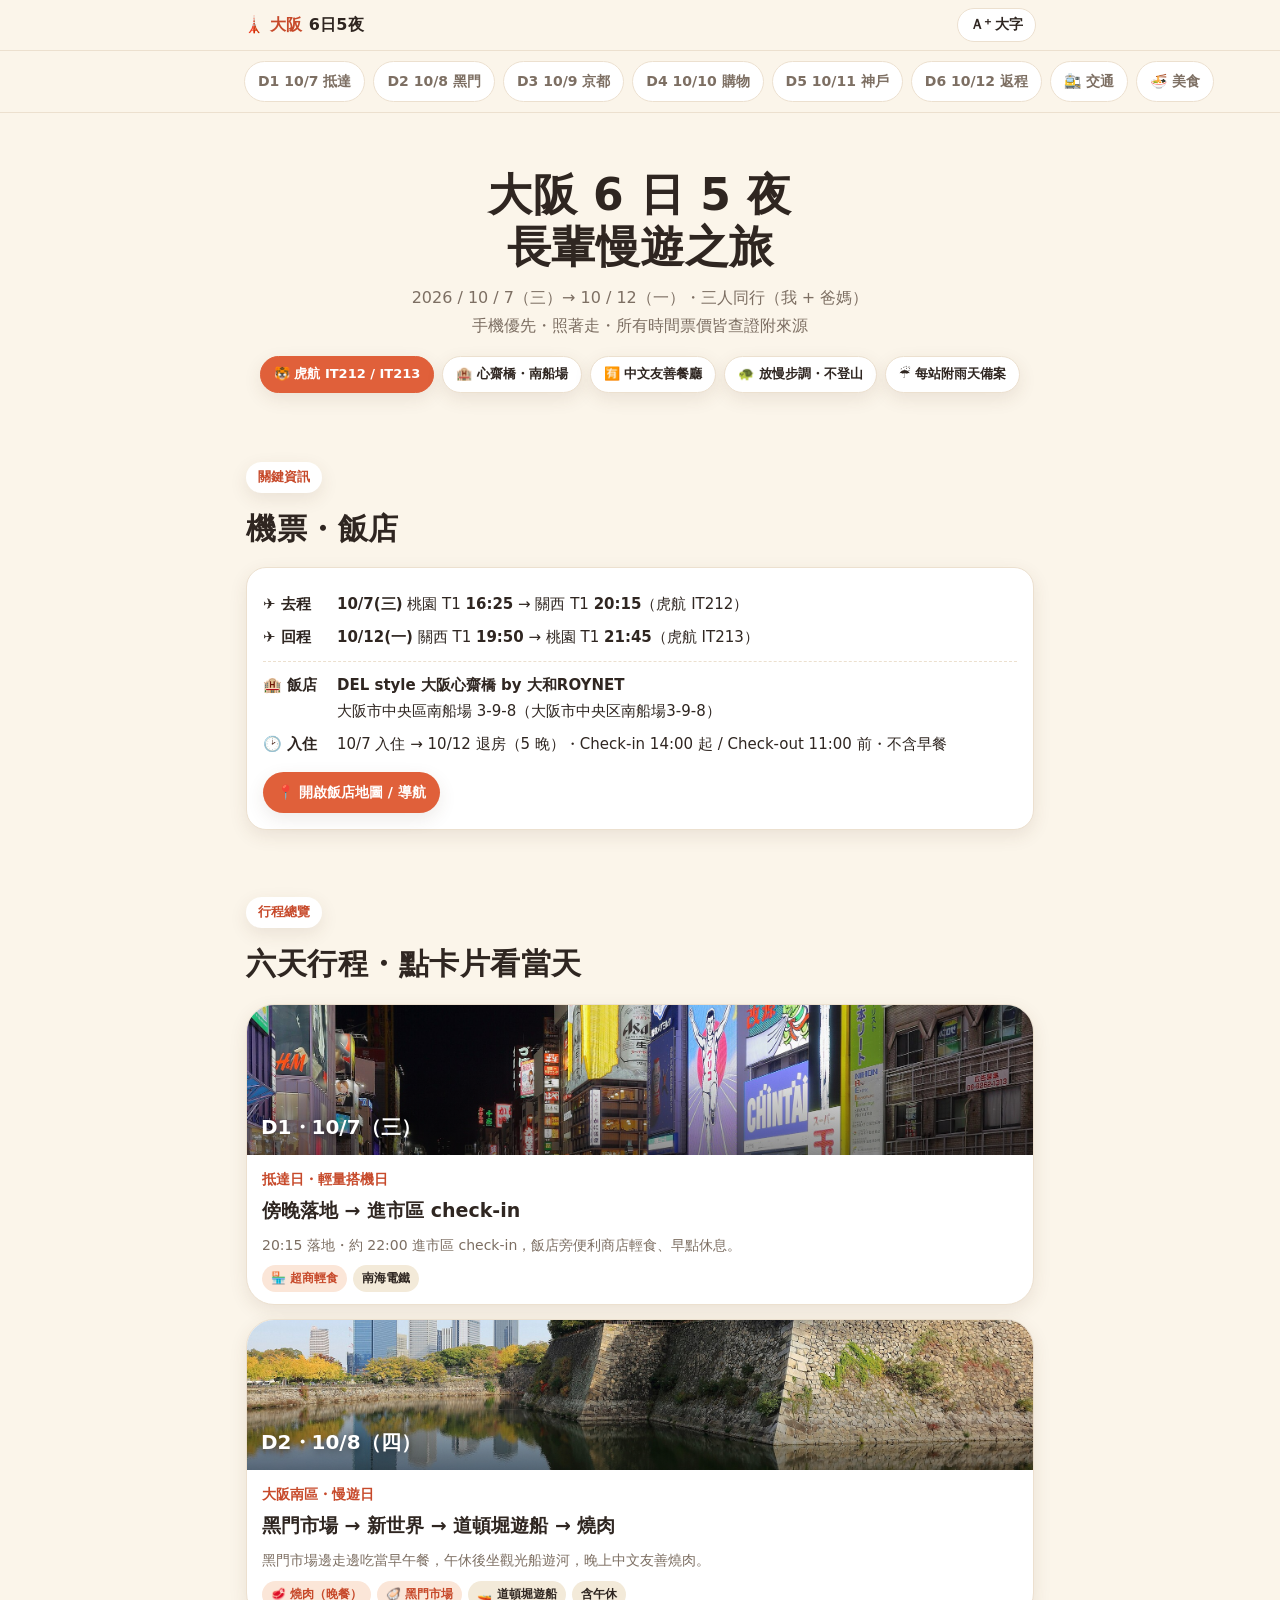
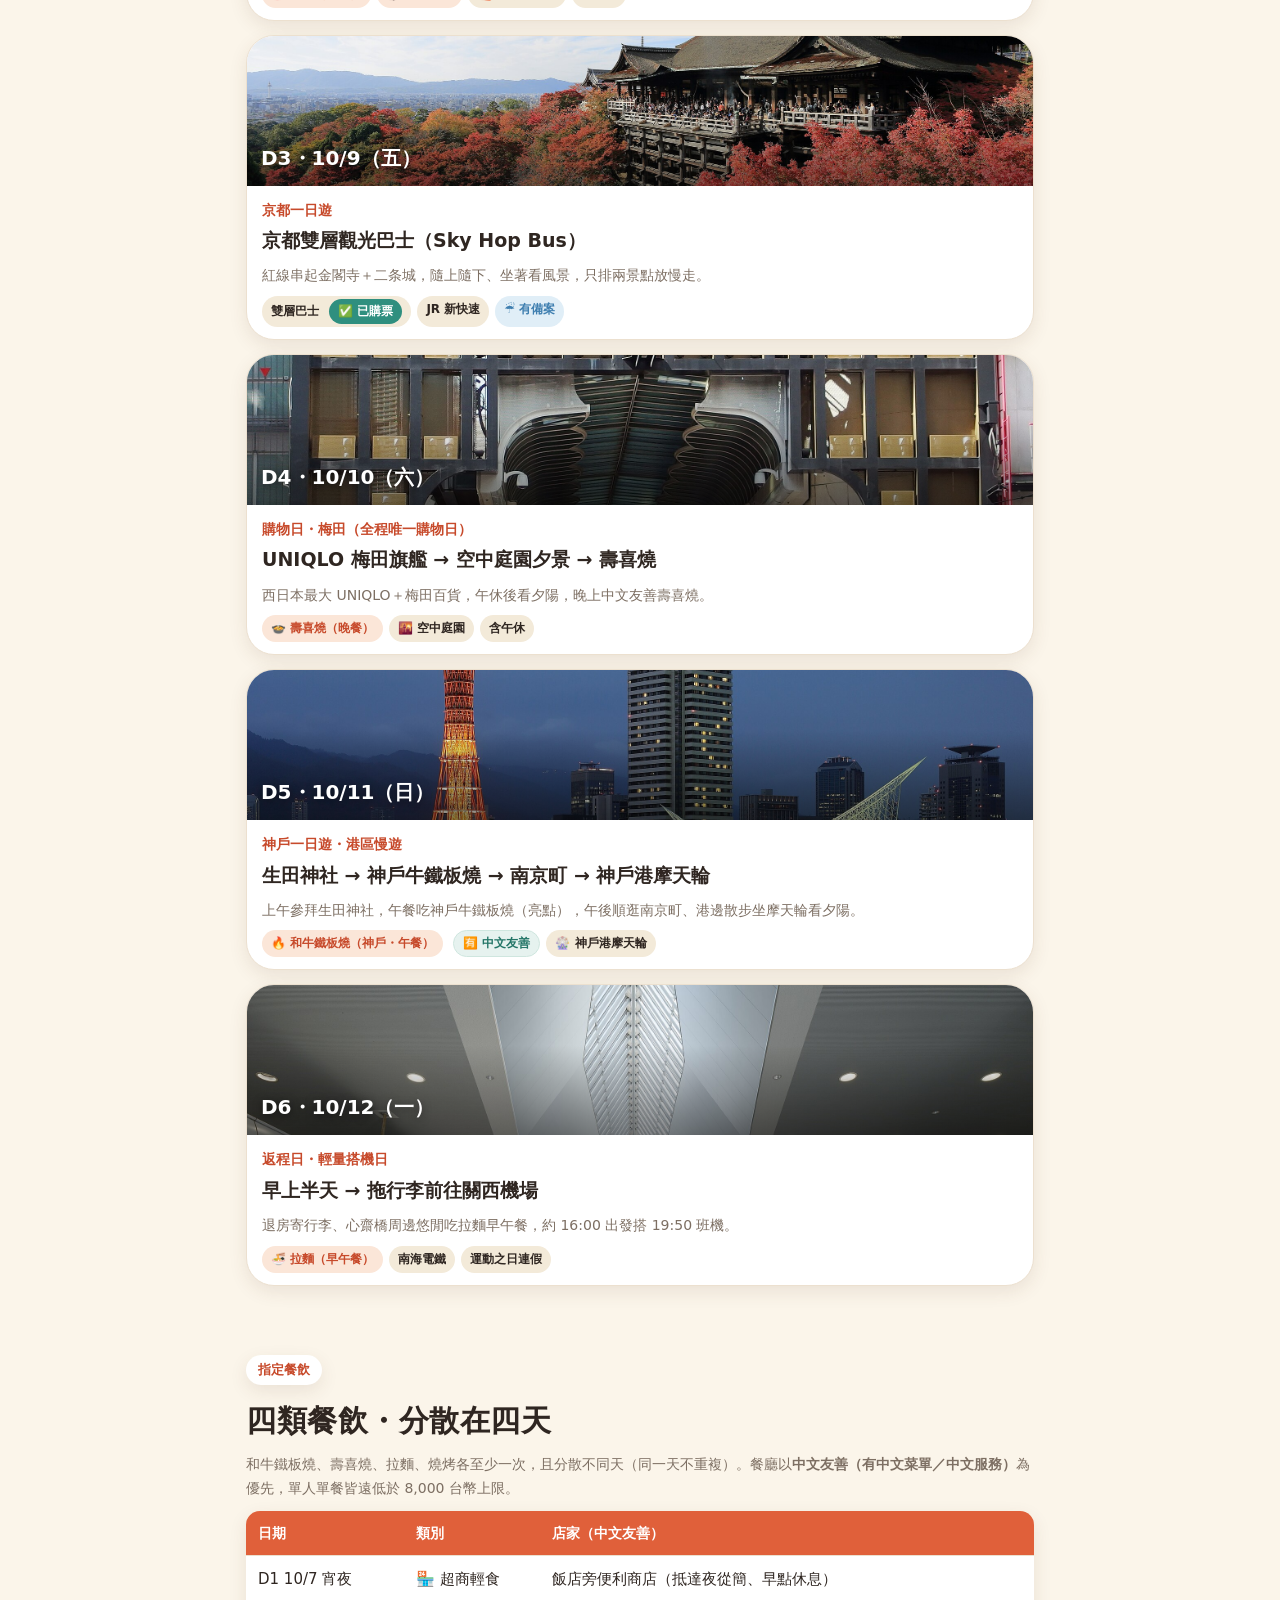
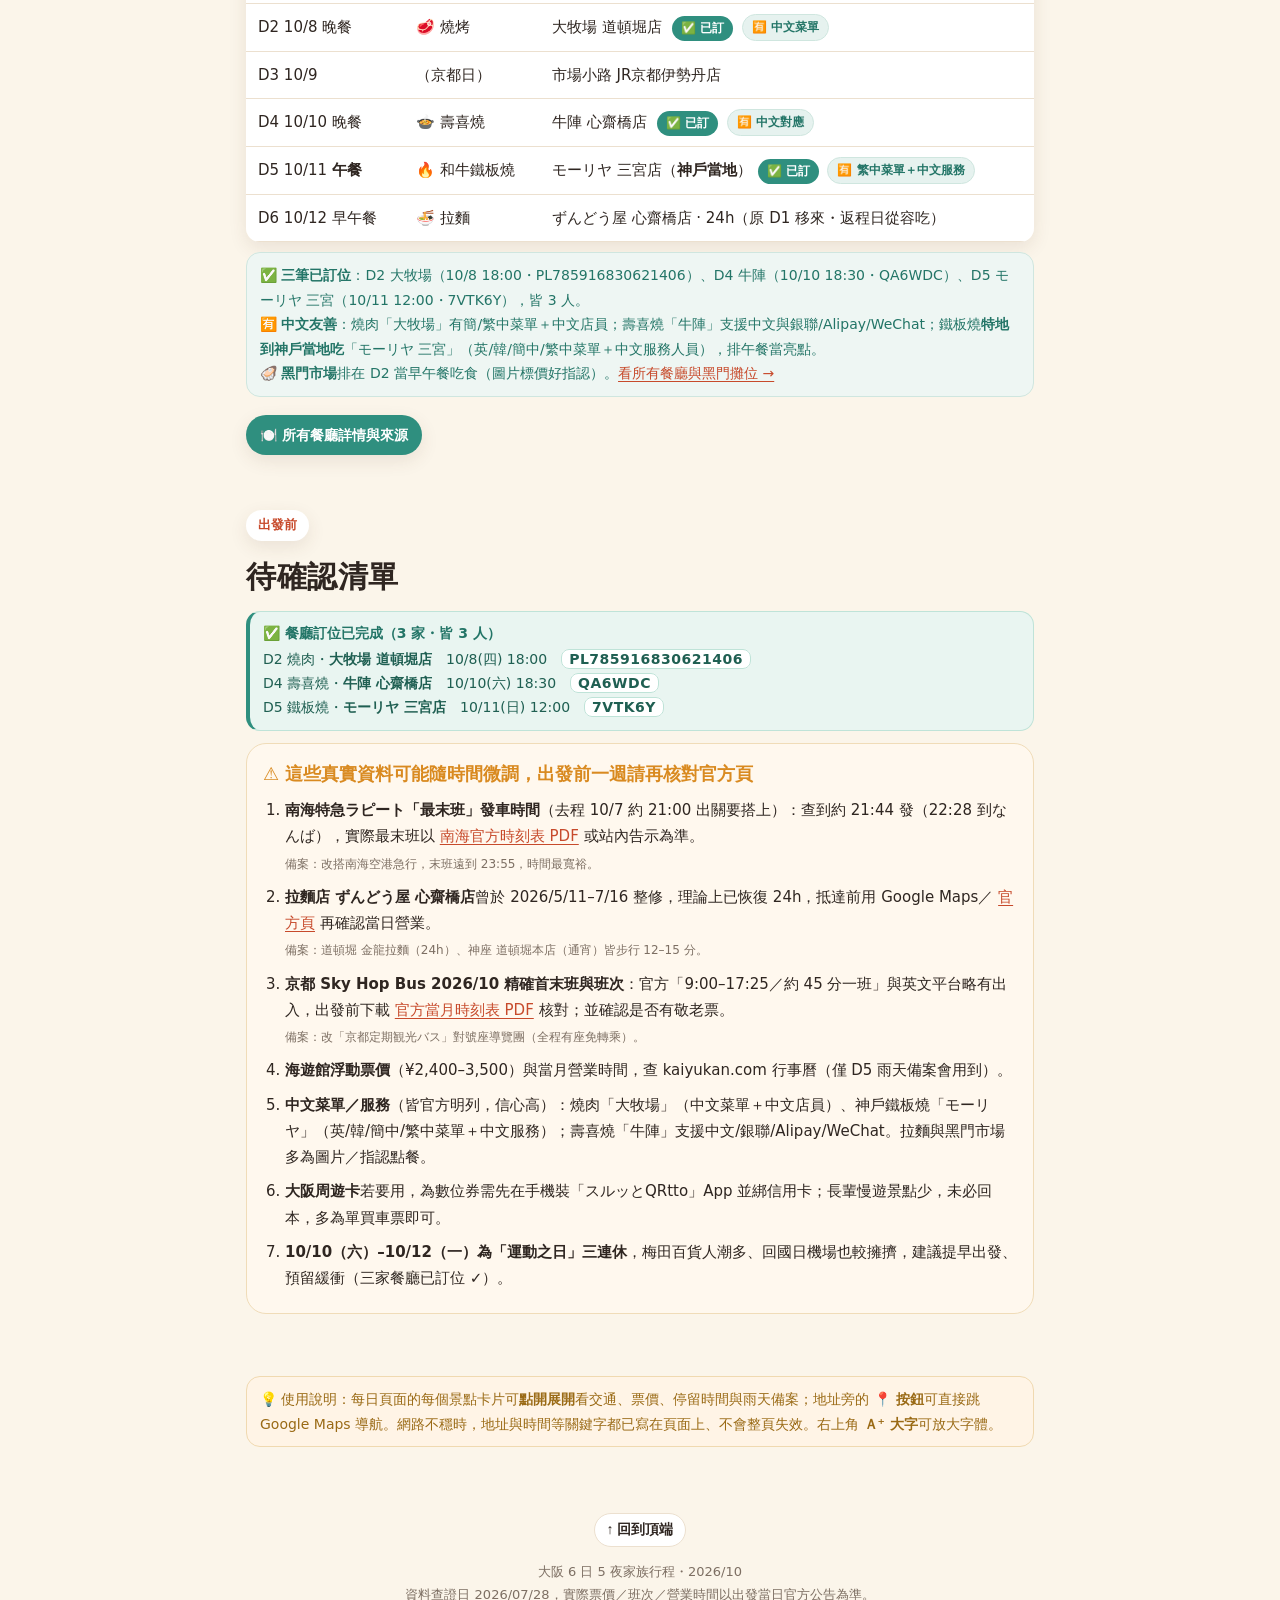
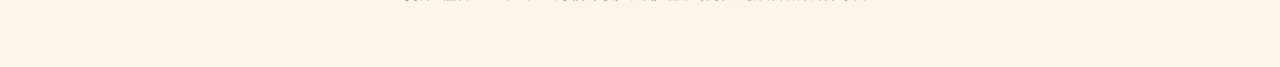
<file: index.html>
<!doctype html>
<html lang="zh-Hant">
<head>
<meta charset="utf-8">
<meta name="viewport" content="width=device-width, initial-scale=1, viewport-fit=cover">
<title>大阪 6 日 5 夜・長輩慢遊導覽</title>
<meta name="description" content="2026/10/7–10/12 大阪家族自由行，照著走的行程導覽（手機優先、繁體中文）。">
<link rel="manifest" href="manifest.webmanifest">
<meta name="theme-color" content="#e0603a">
<link rel="icon" href="icon.svg" type="image/svg+xml">
<link rel="apple-touch-icon" href="icon.svg">
<meta name="apple-mobile-web-app-capable" content="yes">
<meta name="apple-mobile-web-app-title" content="大阪6日">
<link rel="stylesheet" href="assets/style.css">
</head>
<body>

<header class="topbar">
  <div class="topbar-in">
    <a class="brand" href="index.html">🗼 大阪 <b>6日5夜</b></a>
    <span class="spacer"></span>
    <button class="icon-btn" data-bigfont title="放大字體">Ａ⁺ 大字</button>
  </div>
</header>

<!-- 日別快速導覽 -->
<nav class="daynav"><div class="daynav-in">
  <a href="day1.html">D1 10/7 抵達</a>
  <a href="day2.html">D2 10/8 黑門</a>
  <a href="day3.html">D3 10/9 京都</a>
  <a href="day4.html">D4 10/10 購物</a>
  <a href="day5.html">D5 10/11 神戶</a>
  <a href="day6.html">D6 10/12 返程</a>
  <a href="transport.html">🚉 交通</a>
  <a href="food.html">🍜 美食</a>
</div></nav>

<div class="wrap">

  <section class="hero">
    <h1>大阪 6 日 5 夜<br>長輩慢遊之旅</h1>
    <div class="sub">2026 / 10 / 7（三）→ 10 / 12（一）・三人同行（我 + 爸媽）<br>手機優先・照著走・所有時間票價皆查證附來源</div>
    <div class="chips">
      <span class="chip p">🐯 虎航 IT212 / IT213</span>
      <span class="chip">🏨 心齋橋・南船場</span>
      <span class="chip">🈶 中文友善餐廳</span>
      <span class="chip">🐢 放慢步調・不登山</span>
      <span class="chip">☔ 每站附雨天備案</span>
    </div>
  </section>

  <!-- 重要資訊：機票 + 飯店（離線也看得到，純文字） -->
  <section class="block">
    <span class="sec-tag">關鍵資訊</span>
    <h2>機票・飯店</h2>
    <div class="card">
      <div class="info"><span class="k">✈️ 去程</span><span class="v"><b>10/7(三)</b> 桃園 T1 <b>16:25</b> → 關西 T1 <b>20:15</b>（虎航 IT212）</span></div>
      <div class="info"><span class="k">✈️ 回程</span><span class="v"><b>10/12(一)</b> 關西 T1 <b>19:50</b> → 桃園 T1 <b>21:45</b>（虎航 IT213）</span></div>
      <hr style="border:none;border-top:1px dashed var(--line);margin:10px 0">
      <div class="info"><span class="k">🏨 飯店</span><span class="v"><b>DEL style 大阪心齋橋 by 大和ROYNET</b><br>大阪市中央區南船場 3-9-8（大阪市中央区南船場3-9-8）</span></div>
      <div class="info"><span class="k">🕑 入住</span><span class="v">10/7 入住 → 10/12 退房（5 晚）・Check-in 14:00 起 / Check-out 11:00 前・不含早餐</span></div>
      <a class="map-btn" target="_blank" rel="noopener"
         href="https://www.google.com/maps/search/?api=1&query=%E5%A4%A7%E9%98%AA%E5%B8%82%E4%B8%AD%E5%A4%AE%E5%8C%BA%E5%8D%97%E8%88%B9%E5%A0%B43-9-8">📍 開啟飯店地圖 / 導航</a>
    </div>
  </section>

  <!-- 每日總覽卡 -->
  <section class="block">
    <span class="sec-tag">行程總覽</span>
    <h2>六天行程・點卡片看當天</h2>

    <a class="daycard" href="day1.html">
      <div class="ph" style="background-image:url(images/day0.jpg)"><span class="lab">D1・10/7（三）</span></div>
      <div class="body">
        <div class="date">抵達日・輕量搭機日</div>
        <div class="title">傍晚落地 → 進市區 check-in</div>
        <div class="meta">20:15 落地・約 22:00 進市區 check-in，飯店旁便利商店輕食、早點休息。</div>
        <div class="tags"><span class="tag food">🏪 超商輕食</span><span class="tag">南海電鐵</span></div>
      </div>
    </a>

    <a class="daycard" href="day2.html">
      <div class="ph" style="background-image:url(images/day1.jpg)"><span class="lab">D2・10/8（四）</span></div>
      <div class="body">
        <div class="date">大阪南區・慢遊日</div>
        <div class="title">黑門市場 → 新世界 → 道頓堀遊船 → 燒肉</div>
        <div class="meta">黑門市場邊走邊吃當早午餐，午休後坐觀光船遊河，晚上中文友善燒肉。</div>
        <div class="tags"><span class="tag food">🥩 燒肉（晚餐）</span><span class="tag food">🦪 黑門市場</span><span class="tag">🚤 道頓堀遊船</span><span class="tag">含午休</span></div>
      </div>
    </a>

    <a class="daycard" href="day3.html">
      <div class="ph" style="background-image:url(images/day2.jpg)"><span class="lab">D3・10/9（五）</span></div>
      <div class="body">
        <div class="date">京都一日遊</div>
        <div class="title">京都雙層觀光巴士（Sky Hop Bus）</div>
        <div class="meta">紅線串起金閣寺＋二条城，隨上隨下、坐著看風景，只排兩景點放慢走。</div>
        <div class="tags"><span class="tag">雙層巴士 <span class="bk-tag">✅ 已購票</span></span><span class="tag">JR 新快速</span><span class="tag rain">☔ 有備案</span></div>
      </div>
    </a>

    <a class="daycard" href="day4.html">
      <div class="ph" style="background-image:url(images/day3.jpg)"><span class="lab">D4・10/10（六）</span></div>
      <div class="body">
        <div class="date">購物日・梅田（全程唯一購物日）</div>
        <div class="title">UNIQLO 梅田旗艦 → 空中庭園夕景 → 壽喜燒</div>
        <div class="meta">西日本最大 UNIQLO＋梅田百貨，午休後看夕陽，晚上中文友善壽喜燒。</div>
        <div class="tags"><span class="tag food">🍲 壽喜燒（晚餐）</span><span class="tag">🌇 空中庭園</span><span class="tag">含午休</span></div>
      </div>
    </a>

    <a class="daycard" href="day5.html">
      <div class="ph" style="background-image:url(images/day4.jpg)"><span class="lab">D5・10/11（日）</span></div>
      <div class="body">
        <div class="date">神戶一日遊・港區慢遊</div>
        <div class="title">生田神社 → 神戶牛鐵板燒 → 南京町 → 神戶港摩天輪</div>
        <div class="meta">上午參拜生田神社，午餐吃神戶牛鐵板燒（亮點），午後順逛南京町、港邊散步坐摩天輪看夕陽。</div>
        <div class="tags"><span class="tag food">🔥 和牛鐵板燒（神戶・午餐）</span><span class="tag cn">🈶 中文友善</span><span class="tag">🎡 神戶港摩天輪</span></div>
      </div>
    </a>

    <a class="daycard" href="day6.html">
      <div class="ph" style="background-image:url(images/day5.jpg)"><span class="lab">D6・10/12（一）</span></div>
      <div class="body">
        <div class="date">返程日・輕量搭機日</div>
        <div class="title">早上半天 → 拖行李前往關西機場</div>
        <div class="meta">退房寄行李、心齋橋周邊悠閒吃拉麵早午餐，約 16:00 出發搭 19:50 班機。</div>
        <div class="tags"><span class="tag food">🍜 拉麵（早午餐）</span><span class="tag">南海電鐵</span><span class="tag">運動之日連假</span></div>
      </div>
    </a>
  </section>

  <!-- 四類指定餐飲對照表 -->
  <section class="block" id="meals">
    <span class="sec-tag">指定餐飲</span>
    <h2>四類餐飲・分散在四天</h2>
    <p style="color:var(--muted);font-size:14px;margin-bottom:10px">和牛鐵板燒、壽喜燒、拉麵、燒烤各至少一次，且分散不同天（同一天不重複）。餐廳以<b>中文友善（有中文菜單／中文服務）</b>為優先，單人單餐皆遠低於 8,000 台幣上限。</p>
    <table class="matrix">
      <tr><th>日期</th><th>類別</th><th>店家（中文友善）</th></tr>
      <tr><td class="d">D1 10/7 宵夜</td><td>🏪 超商輕食</td><td>飯店旁便利商店（抵達夜從簡、早點休息）</td></tr>
      <tr><td class="d">D2 10/8 晚餐</td><td>🥩 燒烤</td><td>大牧場 道頓堀店 <span class="bk-tag">✅ 已訂</span> <span class="cn">🈶 中文菜單</span></td></tr>
      <tr><td class="d">D3 10/9</td><td>（京都日）</td><td>市場小路 JR京都伊勢丹店</td></tr>
      <tr><td class="d">D4 10/10 晚餐</td><td>🍲 壽喜燒</td><td>牛陣 心齋橋店 <span class="bk-tag">✅ 已訂</span> <span class="cn">🈶 中文對應</span></td></tr>
      <tr><td class="d">D5 10/11 <b>午餐</b></td><td>🔥 和牛鐵板燒</td><td>モーリヤ 三宮店（<b>神戶當地</b>）<span class="bk-tag">✅ 已訂</span> <span class="cn">🈶 繁中菜單＋中文服務</span></td></tr>
      <tr><td class="d">D6 10/12 早午餐</td><td>🍜 拉麵</td><td>ずんどう屋 心齋橋店 · 24h（原 D1 移來・返程日從容吃）</td></tr>
    </table>
    <div class="note">✅ <b>三筆已訂位</b>：D2 大牧場（10/8 18:00・PL785916830621406）、D4 牛陣（10/10 18:30・QA6WDC）、D5 モーリヤ 三宮（10/11 12:00・7VTK6Y），皆 3 人。<br>🈶 <b>中文友善</b>：燒肉「大牧場」有簡/繁中菜單＋中文店員；壽喜燒「牛陣」支援中文與銀聯/Alipay/WeChat；鐵板燒<b>特地到神戶當地吃</b>「モーリヤ 三宮」（英/韓/簡中/繁中菜單＋中文服務人員），排午餐當亮點。<br>🦪 <b>黑門市場</b>排在 D2 當早午餐吃食（圖片標價好指認）。<a href="food.html">看所有餐廳與黑門攤位 →</a></div>
    <a class="map-btn" href="food.html" style="background:var(--teal)">🍽️ 所有餐廳詳情與來源</a>
  </section>

  <!-- 待確認清單（顯眼處） -->
  <section class="block" id="todo">
    <span class="sec-tag">出發前</span>
    <h2>待確認清單</h2>
    <div class="booked" style="margin-bottom:12px">
      <span class="bk-h">✅ 餐廳訂位已完成（3 家・皆 3 人）</span>
      D2 燒肉・<b>大牧場 道頓堀店</b>　10/8(四) 18:00　<span class="bk-code">PL785916830621406</span><br>
      D4 壽喜燒・<b>牛陣 心齋橋店</b>　10/10(六) 18:30　<span class="bk-code">QA6WDC</span><br>
      D5 鐵板燒・<b>モーリヤ 三宮店</b>　10/11(日) 12:00　<span class="bk-code">7VTK6Y</span>
    </div>
    <div class="todo">
      <h3>⚠️ 這些真實資料可能隨時間微調，出發前一週請再核對官方頁</h3>
      <ol style="padding-left:4px">
        <li><b>南海特急ラピート「最末班」發車時間</b>（去程 10/7 約 21:00 出關要搭上）：查到約 21:44 發（22:28 到なんば），實際最末班以
          <a target="_blank" rel="noopener" href="https://www.nankai.co.jp/lib/traffic/express/rapit/pdf/rairt_up.pdf">南海官方時刻表 PDF</a> 或站內告示為準。<br>
          <span class="src">備案：改搭南海空港急行，末班遠到 23:55，時間最寬裕。</span></li>
        <li><b>拉麵店 ずんどう屋 心齋橋店</b>曾於 2026/5/11–7/16 整修，理論上已恢復 24h，抵達前用 Google Maps／
          <a target="_blank" rel="noopener" href="https://shop.zundouya.com/stores/2">官方頁</a> 再確認當日營業。<br>
          <span class="src">備案：道頓堀 金龍拉麵（24h）、神座 道頓堀本店（通宵）皆步行 12–15 分。</span></li>
        <li><b>京都 Sky Hop Bus 2026/10 精確首末班與班次</b>：官方「9:00–17:25／約 45 分一班」與英文平台略有出入，出發前下載
          <a target="_blank" rel="noopener" href="https://skyhopbus.com/kyoto/ja/timetable">官方當月時刻表 PDF</a> 核對；並確認是否有敬老票。<br>
          <span class="src">備案：改「京都定期観光バス」對號座導覽團（全程有座免轉乘）。</span></li>
        <li><b>海遊館浮動票價</b>（¥2,400–3,500）與當月營業時間，查 kaiyukan.com 行事曆（僅 D5 雨天備案會用到）。</li>
        <li><b>中文菜單／服務</b>（皆官方明列，信心高）：燒肉「大牧場」（中文菜單＋中文店員）、神戶鐵板燒「モーリヤ」（英/韓/簡中/繁中菜單＋中文服務）；壽喜燒「牛陣」支援中文/銀聯/Alipay/WeChat。拉麵與黑門市場多為圖片／指認點餐。</li>
        <li><b>大阪周遊卡</b>若要用，為數位券需先在手機裝「スルッとQRtto」App 並綁信用卡；長輩慢遊景點少，未必回本，多為單買車票即可。</li>
        <li><b>10/10（六）–10/12（一）為「運動之日」三連休</b>，梅田百貨人潮多、回國日機場也較擁擠，建議提早出發、預留緩衝（三家餐廳已訂位 ✓）。</li>
      </ol>
    </div>
  </section>

  <section class="block">
    <div class="note warn">💡 使用說明：每日頁面的每個景點卡片可<b>點開展開</b>看交通、票價、停留時間與雨天備案；地址旁的 <b>📍 按鈕</b>可直接跳 Google Maps 導航。網路不穩時，地址與時間等關鍵字都已寫在頁面上、不會整頁失效。右上角 <b>Ａ⁺ 大字</b>可放大字體。</div>
  </section>

</div>

<footer>
  <div class="backtop"><button class="icon-btn" data-top>↑ 回到頂端</button></div>
  大阪 6 日 5 夜家族行程・2026/10<br>
  資料查證日 2026/07/28，實際票價／班次／營業時間以出發當日官方公告為準。
</footer>

<script src="assets/app.js"></script>
<script>if('serviceWorker' in navigator){navigator.serviceWorker.register('sw.js').catch(function(){});}</script>
</body>
</html>
</file>
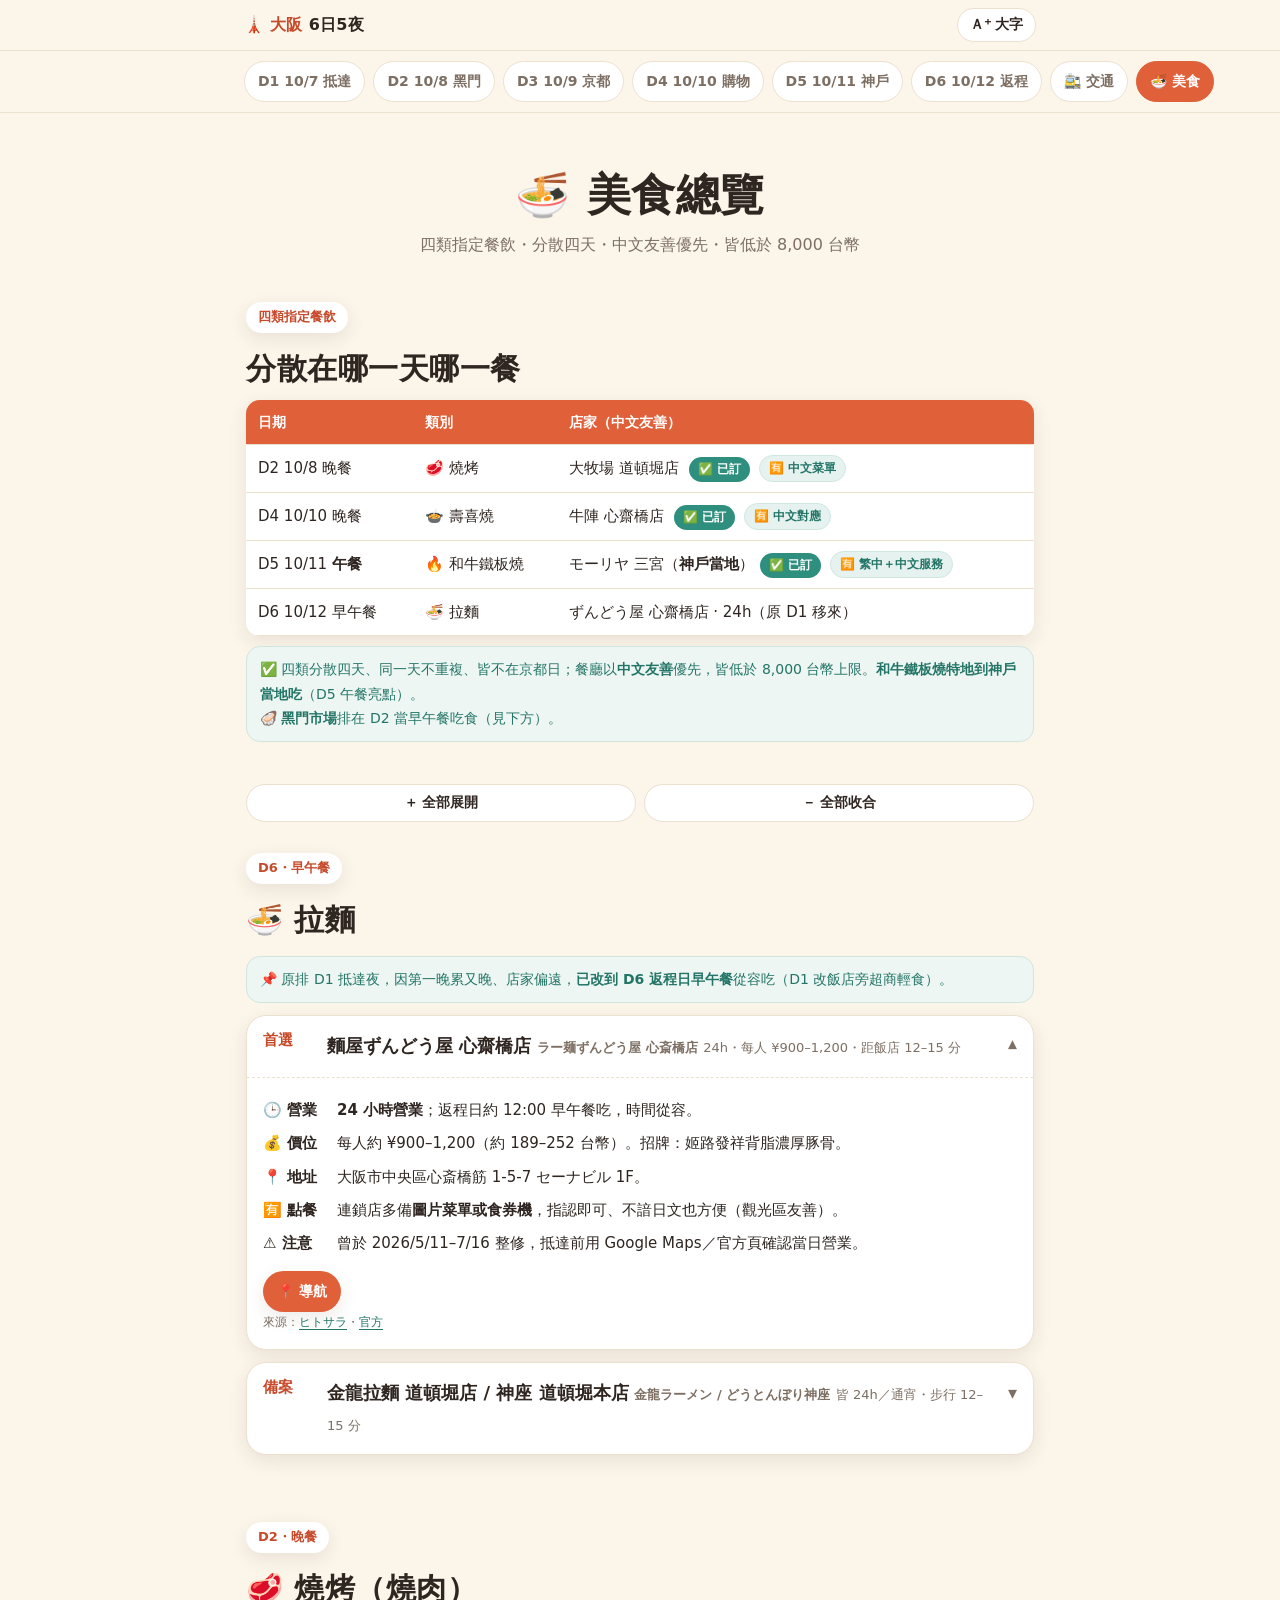
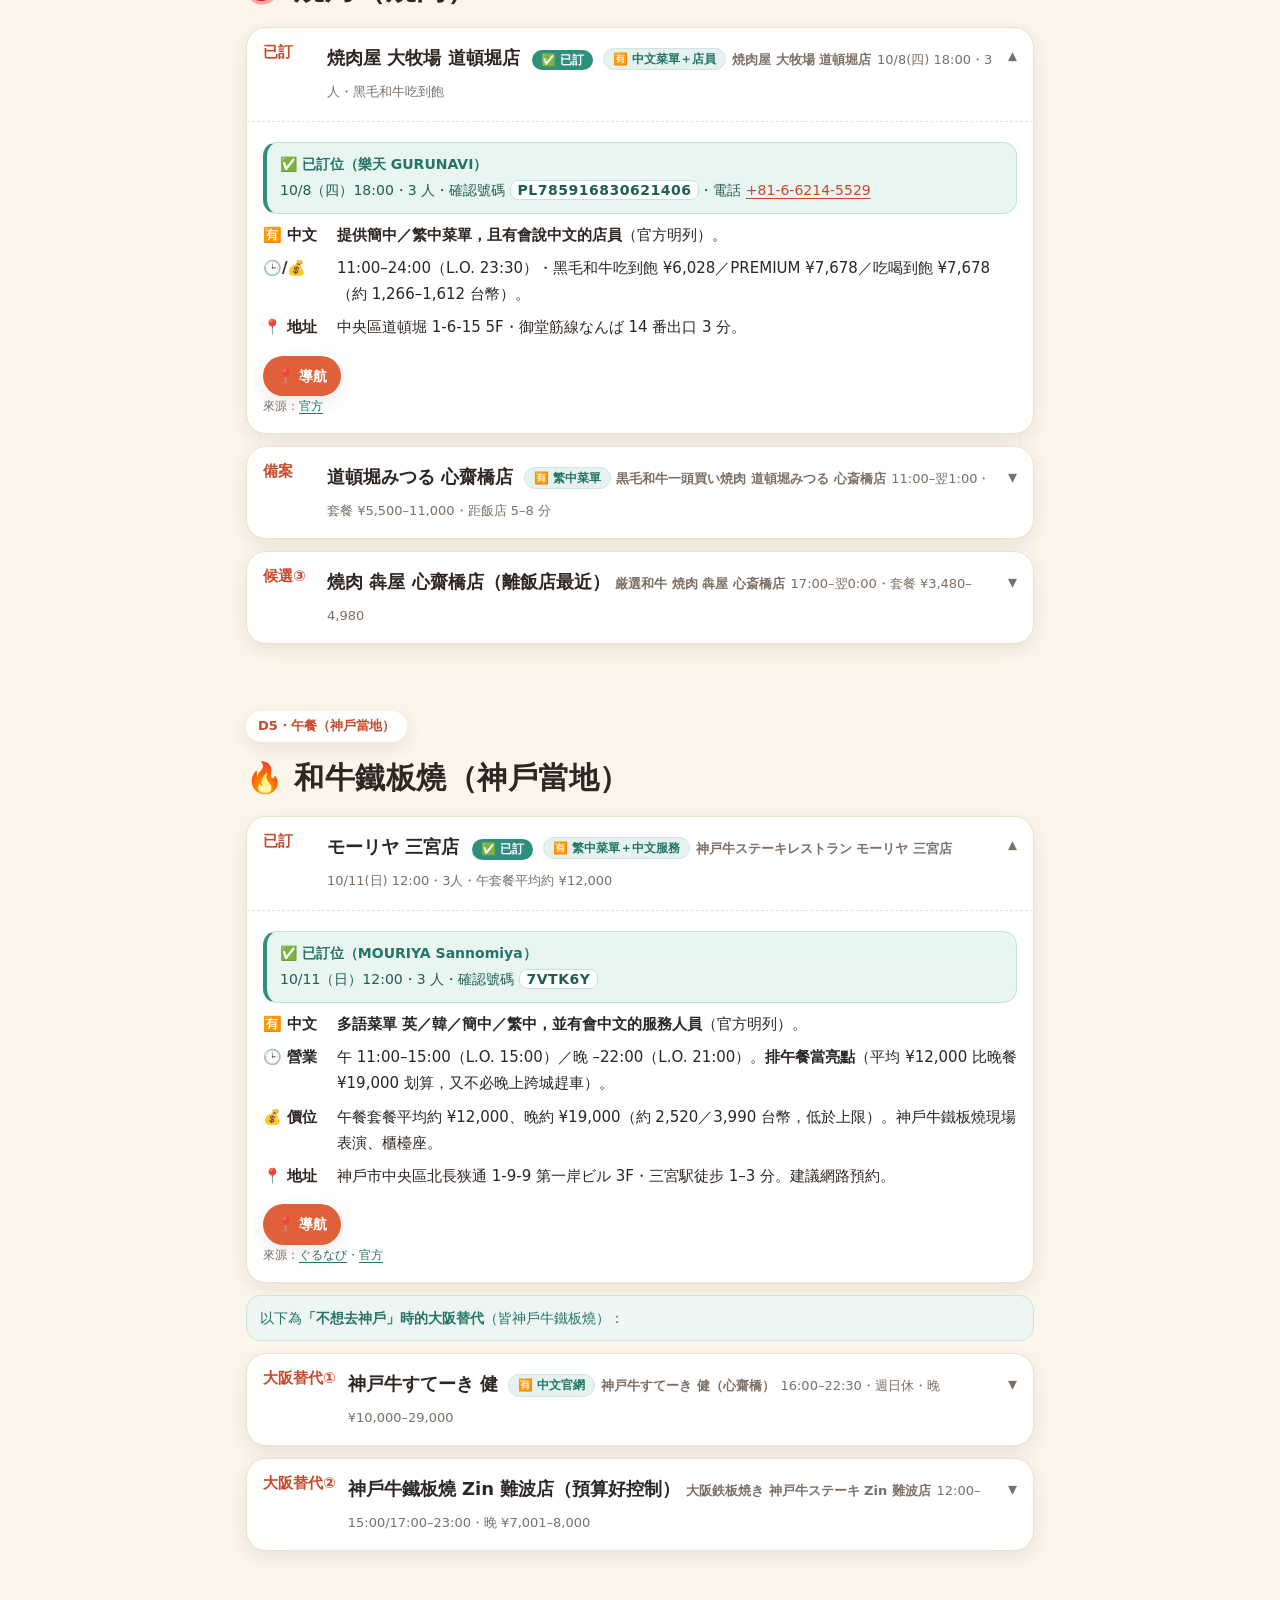
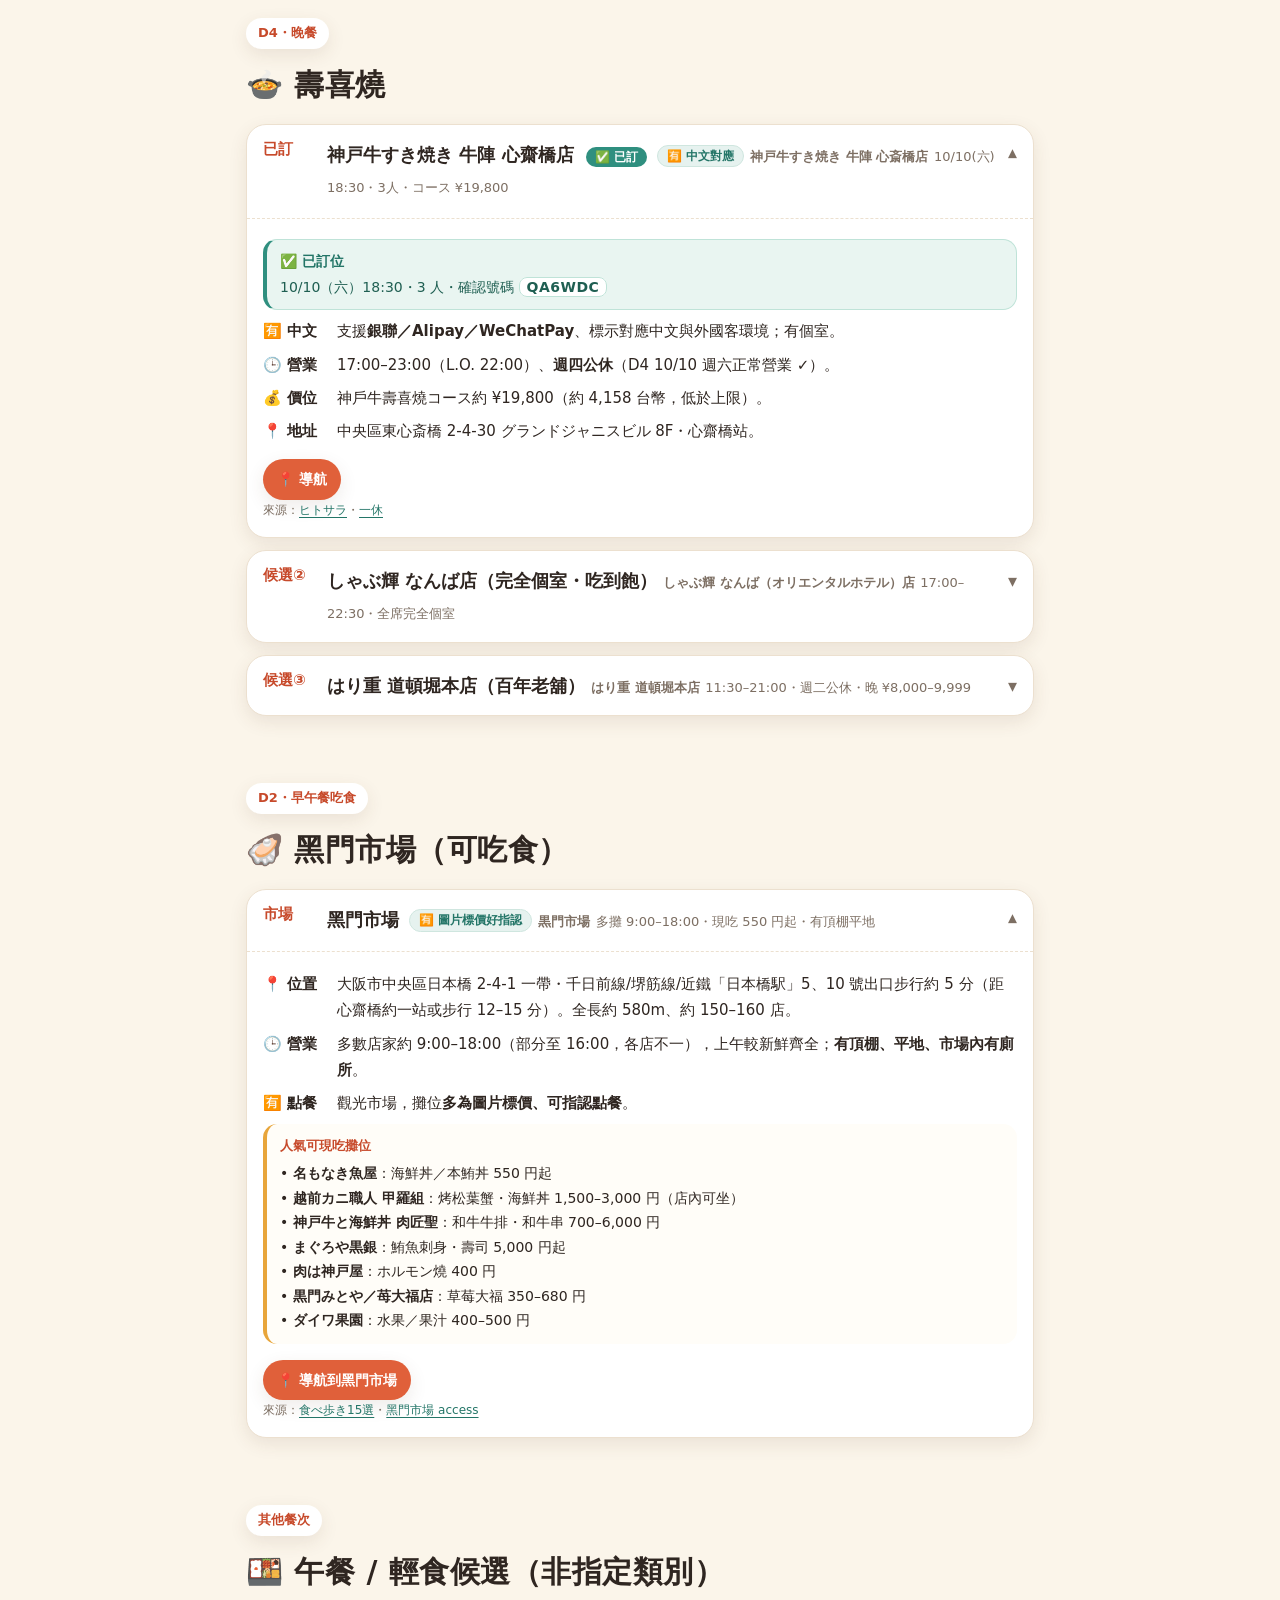
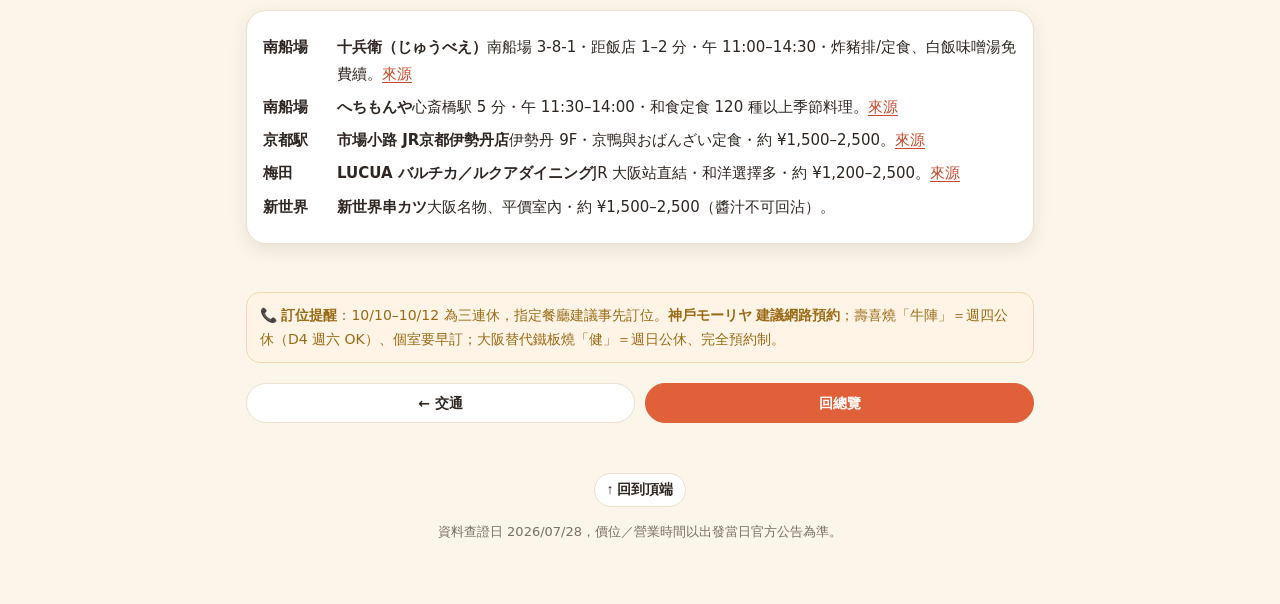
<file: food.html>
<!doctype html>
<html lang="zh-Hant">
<head>
<meta charset="utf-8">
<meta name="viewport" content="width=device-width, initial-scale=1, viewport-fit=cover">
<title>美食總覽｜大阪 6 日 5 夜</title>
<link rel="manifest" href="manifest.webmanifest">
<meta name="theme-color" content="#e0603a">
<link rel="icon" href="icon.svg" type="image/svg+xml">
<link rel="stylesheet" href="assets/style.css">
</head>
<body>

<header class="topbar">
  <div class="topbar-in">
    <a class="brand" href="index.html">🗼 大阪 <b>6日5夜</b></a>
    <span class="spacer"></span>
    <button class="icon-btn" data-bigfont title="放大字體">Ａ⁺ 大字</button>
  </div>
</header>

<nav class="daynav"><div class="daynav-in">
  <a href="day1.html">D1 10/7 抵達</a>
  <a href="day2.html">D2 10/8 黑門</a>
  <a href="day3.html">D3 10/9 京都</a>
  <a href="day4.html">D4 10/10 購物</a>
  <a href="day5.html">D5 10/11 神戶</a>
  <a href="day6.html">D6 10/12 返程</a>
  <a href="transport.html">🚉 交通</a>
  <a href="food.html" class="active">🍜 美食</a>
</div></nav>

<div class="wrap">

  <section class="hero" style="padding-bottom:14px">
    <h1>🍜 美食總覽</h1>
    <div class="sub">四類指定餐飲・分散四天・中文友善優先・皆低於 8,000 台幣</div>
  </section>

  <!-- 對照表 -->
  <section class="block">
    <span class="sec-tag">四類指定餐飲</span>
    <h2>分散在哪一天哪一餐</h2>
    <table class="matrix">
      <tr><th>日期</th><th>類別</th><th>店家（中文友善）</th></tr>
      <tr><td class="d">D2 10/8 晚餐</td><td>🥩 燒烤</td><td>大牧場 道頓堀店 <span class="bk-tag">✅ 已訂</span> <span class="cn">🈶 中文菜單</span></td></tr>
      <tr><td class="d">D4 10/10 晚餐</td><td>🍲 壽喜燒</td><td>牛陣 心齋橋店 <span class="bk-tag">✅ 已訂</span> <span class="cn">🈶 中文對應</span></td></tr>
      <tr><td class="d">D5 10/11 <b>午餐</b></td><td>🔥 和牛鐵板燒</td><td>モーリヤ 三宮（<b>神戶當地</b>）<span class="bk-tag">✅ 已訂</span> <span class="cn">🈶 繁中＋中文服務</span></td></tr>
      <tr><td class="d">D6 10/12 早午餐</td><td>🍜 拉麵</td><td>ずんどう屋 心齋橋店 · 24h（原 D1 移來）</td></tr>
    </table>
    <div class="note">✅ 四類分散四天、同一天不重複、皆不在京都日；餐廳以<b>中文友善</b>優先，皆低於 8,000 台幣上限。<b>和牛鐵板燒特地到神戶當地吃</b>（D5 午餐亮點）。<br>🦪 <b>黑門市場</b>排在 D2 當早午餐吃食（見下方）。</div>
  </section>

  <div class="bulk">
    <button data-bulk="open">＋ 全部展開</button>
    <button data-bulk="close">－ 全部收合</button>
  </div>

  <!-- 拉麵 -->
  <section class="block" id="ramen">
    <span class="sec-tag">D6・早午餐</span>
    <h2>🍜 拉麵</h2>
    <div class="note" style="margin-bottom:10px">📌 原排 D1 抵達夜，因第一晚累又晚、店家偏遠，<b>已改到 D6 返程日早午餐</b>從容吃（D1 改飯店旁超商輕食）。</div>
    <details class="stop" open>
      <summary>
        <span class="time">首選</span>
        <span class="head-main">
          <span class="name">麵屋ずんどう屋 心齋橋店</span>
          <span class="jp">ラー麺ずんどう屋 心斎橋店</span>
          <span class="quick">24h・每人 ¥900–1,200・距飯店 12–15 分</span>
        </span>
        <span class="chev">▾</span>
      </summary>
      <div class="detail"><div class="detail-in">
        <div class="info"><span class="k">🕒 營業</span><span class="v"><b>24 小時營業</b>；返程日約 12:00 早午餐吃，時間從容。</span></div>
        <div class="info"><span class="k">💰 價位</span><span class="v">每人約 ¥900–1,200（約 189–252 台幣）。招牌：姬路發祥背脂濃厚豚骨。</span></div>
        <div class="info"><span class="k">📍 地址</span><span class="v">大阪市中央區心斎橋筋 1-5-7 セーナビル 1F。</span></div>
        <div class="info"><span class="k">🈶 點餐</span><span class="v">連鎖店多備<b>圖片菜單或食券機</b>，指認即可、不諳日文也方便（觀光區友善）。</span></div>
        <div class="info"><span class="k">⚠️ 注意</span><span class="v">曾於 2026/5/11–7/16 整修，抵達前用 Google Maps／官方頁確認當日營業。</span></div>
        <a class="map-btn" target="_blank" rel="noopener" href="https://www.google.com/maps/search/?api=1&query=ラー麺ずんどう屋 心斎橋店">📍 導航</a>
        <div class="src">來源：<a target="_blank" rel="noopener" href="https://hitosara.com/0031172594/">ヒトサラ</a>・<a target="_blank" rel="noopener" href="https://shop.zundouya.com/stores/2">官方</a></div>
      </div></div>
    </details>
    <details class="stop">
      <summary>
        <span class="time">備案</span>
        <span class="head-main">
          <span class="name">金龍拉麵 道頓堀店 / 神座 道頓堀本店</span>
          <span class="jp">金龍ラーメン / どうとんぼり神座</span>
          <span class="quick">皆 24h／通宵・步行 12–15 分</span>
        </span>
        <span class="chev">▾</span>
      </summary>
      <div class="detail"><div class="detail-in">
        <div class="info"><span class="k">金龍</span><span class="v">道頓堀 1-7-26・<b>24h 全年無休</b>・約 ¥800–1,000・附免費白飯/泡菜/韭菜。<a target="_blank" rel="noopener" href="https://www.mapple.net/spot/27011192/">來源</a></span></div>
        <div class="info"><span class="k">神座</span><span class="v">道頓堀 1-7-25・<b>10:00–翌 08:00 通宵</b>・約 ¥800–1,100・招牌醬油白菜叉燒。<a target="_blank" rel="noopener" href="https://www.hotpepper.jp/strJ000444909/">來源</a></span></div>
      </div></div>
    </details>
  </section>

  <!-- 燒烤 -->
  <section class="block" id="yakiniku">
    <span class="sec-tag">D2・晚餐</span>
    <h2>🥩 燒烤（燒肉）</h2>
    <details class="stop" open>
      <summary>
        <span class="time">已訂</span>
        <span class="head-main">
          <span class="name">焼肉屋 大牧場 道頓堀店 <span class="bk-tag">✅ 已訂</span> <span class="cn">🈶 中文菜單＋店員</span></span>
          <span class="jp">焼肉屋 大牧場 道頓堀店</span>
          <span class="quick">10/8(四) 18:00・3人・黑毛和牛吃到飽</span>
        </span>
        <span class="chev">▾</span>
      </summary>
      <div class="detail"><div class="detail-in">
        <div class="booked">
          <span class="bk-h">✅ 已訂位（樂天 GURUNAVI）</span>
          10/8（四）18:00・3 人・確認號碼 <span class="bk-code">PL785916830621406</span>・電話 <a href="tel:+81662145529">+81-6-6214-5529</a>
        </div>
        <div class="info"><span class="k">🈶 中文</span><span class="v"><b>提供簡中／繁中菜單，且有會說中文的店員</b>（官方明列）。</span></div>
        <div class="info"><span class="k">🕒/💰</span><span class="v">11:00–24:00（L.O. 23:30）・黑毛和牛吃到飽 ¥6,028／PREMIUM ¥7,678／吃喝到飽 ¥7,678（約 1,266–1,612 台幣）。</span></div>
        <div class="info"><span class="k">📍 地址</span><span class="v">中央區道頓堀 1-6-15 5F・御堂筋線なんば 14 番出口 3 分。</span></div>
        <a class="map-btn" target="_blank" rel="noopener" href="https://www.google.com/maps/search/?api=1&query=焼肉屋 大牧場 道頓堀店">📍 導航</a>
        <div class="src">來源：<a target="_blank" rel="noopener" href="https://daibokujyo.gorp.jp/">官方</a></div>
      </div></div>
    </details>
    <details class="stop">
      <summary>
        <span class="time">備案</span>
        <span class="head-main">
          <span class="name">道頓堀みつる 心齋橋店 <span class="cn">🈶 繁中菜單</span></span>
          <span class="jp">黒毛和牛一頭買い焼肉 道頓堀みつる 心斎橋店</span>
          <span class="quick">11:00–翌1:00・套餐 ¥5,500–11,000・距飯店 5–8 分</span>
        </span>
        <span class="chev">▾</span>
      </summary>
      <div class="detail"><div class="detail-in">
        <div class="info"><span class="k">🈶 中文</span><span class="v"><b>提供英／簡中／繁中／韓 外語菜單</b>（官方明列）。</span></div>
        <div class="info"><span class="k">🕒 營業</span><span class="v">11:00–翌 1:00（L.O. 24:00）。</span></div>
        <div class="info"><span class="k">💰 價位</span><span class="v">套餐 ¥5,500(15品)／¥7,700(18品)／¥11,000(20品)（約 1,155–2,310 台幣）。A5 黑毛和牛一頭買、稀少部位食べくらべ。</span></div>
        <div class="info"><span class="k">📍 地址</span><span class="v">中央區心斎橋筋 1-3-6 矢野心斎橋ビル 1F・御堂筋線心齋橋站 3 分。可線上預約。</span></div>
        <a class="map-btn" target="_blank" rel="noopener" href="https://www.google.com/maps/search/?api=1&query=道頓堀みつる 心斎橋店">📍 導航</a>
        <div class="src">來源：<a target="_blank" rel="noopener" href="https://k260003.gorp.jp/">官方（明列外語菜單）</a></div>
      </div></div>
    </details>
    <details class="stop">
      <summary>
        <span class="time">候選③</span>
        <span class="head-main">
          <span class="name">燒肉 犇屋 心齋橋店（離飯店最近）</span>
          <span class="jp">厳選和牛 焼肉 犇屋 心斎橋店</span>
          <span class="quick">17:00–翌0:00・套餐 ¥3,480–4,980</span>
        </span>
        <span class="chev">▾</span>
      </summary>
      <div class="detail"><div class="detail-in">
        <div class="info"><span class="k">🕒/💰</span><span class="v">每日 17:00–翌 0:00（L.O. 23:00）・套餐 團欒 ¥3,480／犇屋 ¥3,980／極 ¥4,980（約 731–1,046 台幣），2 小時制。</span></div>
        <div class="info"><span class="k">📍 地址</span><span class="v">中央區東心齋橋 1-12-11 B1F・心齋橋站 3 分・一頭買黑毛和牛、有個室、離飯店最近（觀光區多語菜單）。</span></div>
        <a class="map-btn" target="_blank" rel="noopener" href="https://www.google.com/maps/search/?api=1&query=焼肉 犇屋 心斎橋店">📍 導航</a>
        <div class="src">來源：<a target="_blank" rel="noopener" href="https://r.gnavi.co.jp/c50b01rp0000/">ぐるなび</a>・<a target="_blank" rel="noopener" href="https://hitosara.com/0032014442/">ヒトサラ</a></div>
      </div></div>
    </details>
  </section>

  <!-- 和牛鐵板燒（神戶當地） -->
  <section class="block" id="teppan">
    <span class="sec-tag">D5・午餐（神戶當地）</span>
    <h2>🔥 和牛鐵板燒（神戶當地）</h2>
    <details class="stop" open>
      <summary>
        <span class="time">已訂</span>
        <span class="head-main">
          <span class="name">モーリヤ 三宮店 <span class="bk-tag">✅ 已訂</span> <span class="cn">🈶 繁中菜單＋中文服務</span></span>
          <span class="jp">神戸牛ステーキレストラン モーリヤ 三宮店</span>
          <span class="quick">10/11(日) 12:00・3人・午套餐平均約 ¥12,000</span>
        </span>
        <span class="chev">▾</span>
      </summary>
      <div class="detail"><div class="detail-in">
        <div class="booked">
          <span class="bk-h">✅ 已訂位（MOURIYA Sannomiya）</span>
          10/11（日）12:00・3 人・確認號碼 <span class="bk-code">7VTK6Y</span>
        </div>
        <div class="info"><span class="k">🈶 中文</span><span class="v"><b>多語菜單 英／韓／簡中／繁中，並有會中文的服務人員</b>（官方明列）。</span></div>
        <div class="info"><span class="k">🕒 營業</span><span class="v">午 11:00–15:00（L.O. 15:00）／晚 –22:00（L.O. 21:00）。<b>排午餐當亮點</b>（平均 ¥12,000 比晚餐 ¥19,000 划算，又不必晚上跨城趕車）。</span></div>
        <div class="info"><span class="k">💰 價位</span><span class="v">午餐套餐平均約 ¥12,000、晚約 ¥19,000（約 2,520／3,990 台幣，低於上限）。神戶牛鐵板燒現場表演、櫃檯座。</span></div>
        <div class="info"><span class="k">📍 地址</span><span class="v">神戶市中央區北長狭通 1-9-9 第一岸ビル 3F・三宮駅徒步 1–3 分。建議網路預約。</span></div>
        <a class="map-btn" target="_blank" rel="noopener" href="https://www.google.com/maps/search/?api=1&query=神戸牛ステーキレストラン モーリヤ 三宮店">📍 導航</a>
        <div class="src">來源：<a target="_blank" rel="noopener" href="https://r.gnavi.co.jp/k062101/">ぐるなび</a>・<a target="_blank" rel="noopener" href="https://www.mouriya.co.jp/sannomiya-steak/finesteak-sannomiya-teppanyaki">官方</a></div>
      </div></div>
    </details>
    <div class="note">以下為<b>「不想去神戶」時的大阪替代</b>（皆神戶牛鐵板燒）：</div>
    <details class="stop">
      <summary>
        <span class="time">大阪替代①</span>
        <span class="head-main">
          <span class="name">神戸牛すてーき 健 <span class="cn">🈶 中文官網</span></span>
          <span class="jp">神戸牛すてーき 健（心齋橋）</span>
          <span class="quick">16:00–22:30・週日休・晚 ¥10,000–29,000</span>
        </span>
        <span class="chev">▾</span>
      </summary>
      <div class="detail"><div class="detail-in">
        <div class="info"><span class="k">🈶/🕒</span><span class="v">官方網頁有中文版；16:00–22:30（L.O. 21:00）、<b>週日公休</b>、完全預約制。</span></div>
        <div class="info"><span class="k">💰/📍</span><span class="v">晚套餐約 ¥10,000–29,000（約 2,100–6,090 台幣）・中央區心斎橋筋 2-3-5 2F・心齋橋站。</span></div>
        <a class="map-btn" target="_blank" rel="noopener" href="https://www.google.com/maps/search/?api=1&query=神戸牛すてーき 健 心斎橋">📍 導航</a>
        <div class="src">來源：<a target="_blank" rel="noopener" href="https://kobebeef-ken.com/">官網（有中文版）</a></div>
      </div></div>
    </details>
    <details class="stop">
      <summary>
        <span class="time">大阪替代②</span>
        <span class="head-main">
          <span class="name">神戶牛鐵板燒 Zin 難波店（預算好控制）</span>
          <span class="jp">大阪鉄板焼き 神戸牛ステーキ Zin 難波店</span>
          <span class="quick">12:00–15:00/17:00–23:00・晚 ¥7,001–8,000</span>
        </span>
        <span class="chev">▾</span>
      </summary>
      <div class="detail"><div class="detail-in">
        <div class="info"><span class="k">🕒/💰</span><span class="v">每日 12:00–15:00、17:00–23:00 無公休・午 ¥1,001–1,500、晚約 ¥7,001–8,000（約 1,470–1,680 台幣）・觀光區多語菜單。</span></div>
        <div class="info"><span class="k">📍 地址</span><span class="v">中央區道頓堀 2-1-1 8F・各難波站 5 分。</span></div>
        <a class="map-btn" target="_blank" rel="noopener" href="https://www.google.com/maps/search/?api=1&query=神戸牛ステーキ Zin 難波店">📍 導航</a>
        <div class="src">來源：<a target="_blank" rel="noopener" href="https://zinnamba.owst.jp/">官網</a></div>
      </div></div>
    </details>
  </section>

  <!-- 壽喜燒 -->
  <section class="block" id="sukiyaki">
    <span class="sec-tag">D4・晚餐</span>
    <h2>🍲 壽喜燒</h2>
    <details class="stop" open>
      <summary>
        <span class="time">已訂</span>
        <span class="head-main">
          <span class="name">神戸牛すき焼き 牛陣 心齋橋店 <span class="bk-tag">✅ 已訂</span> <span class="cn">🈶 中文對應</span></span>
          <span class="jp">神戸牛すき焼き 牛陣 心斎橋店</span>
          <span class="quick">10/10(六) 18:30・3人・コース ¥19,800</span>
        </span>
        <span class="chev">▾</span>
      </summary>
      <div class="detail"><div class="detail-in">
        <div class="booked">
          <span class="bk-h">✅ 已訂位</span>
          10/10（六）18:30・3 人・確認號碼 <span class="bk-code">QA6WDC</span>
        </div>
        <div class="info"><span class="k">🈶 中文</span><span class="v">支援<b>銀聯／Alipay／WeChatPay</b>、標示對應中文與外國客環境；有個室。</span></div>
        <div class="info"><span class="k">🕒 營業</span><span class="v">17:00–23:00（L.O. 22:00）、<b>週四公休</b>（D4 10/10 週六正常營業 ✓）。</span></div>
        <div class="info"><span class="k">💰 價位</span><span class="v">神戶牛壽喜燒コース約 ¥19,800（約 4,158 台幣，低於上限）。</span></div>
        <div class="info"><span class="k">📍 地址</span><span class="v">中央區東心斎橋 2-4-30 グランドジャニスビル 8F・心齋橋站。</span></div>
        <a class="map-btn" target="_blank" rel="noopener" href="https://www.google.com/maps/search/?api=1&query=神戸牛すき焼き 牛陣 心斎橋店">📍 導航</a>
        <div class="src">來源：<a target="_blank" rel="noopener" href="https://hitosara.com/0034001588/">ヒトサラ</a>・<a target="_blank" rel="noopener" href="https://restaurant.ikyu.com/147791">一休</a></div>
      </div></div>
    </details>
    <details class="stop">
      <summary>
        <span class="time">候選②</span>
        <span class="head-main">
          <span class="name">しゃぶ輝 なんば店（完全個室・吃到飽）</span>
          <span class="jp">しゃぶ輝 なんば（オリエンタルホテル）店</span>
          <span class="quick">17:00–22:30・全席完全個室</span>
        </span>
        <span class="chev">▾</span>
      </summary>
      <div class="detail"><div class="detail-in">
        <div class="info"><span class="k">🍲 特色</span><span class="v">松阪／神戶／近江牛 すき焼き・しゃぶしゃぶ<b>吃到飽</b>、<b>全席完全個室</b>、20 種蔬菜（長輩坐得舒服）。</span></div>
        <div class="info"><span class="k">🕒 營業</span><span class="v">晚 17:00–22:30（L.O. 22:00）・なんばセントラルイータリー内・電話 06-6647-8111。</span></div>
        <a class="map-btn" target="_blank" rel="noopener" href="https://www.google.com/maps/search/?api=1&query=しゃぶ輝 なんば">📍 導航</a>
        <div class="src">來源：<a target="_blank" rel="noopener" href="https://nambaorientalhotel.co.jp/namba-central-eatery/stores/shabuki/">官網</a></div>
      </div></div>
    </details>
    <details class="stop">
      <summary>
        <span class="time">候選③</span>
        <span class="head-main">
          <span class="name">はり重 道頓堀本店（百年老舖）</span>
          <span class="jp">はり重 道頓堀本店</span>
          <span class="quick">11:30–21:00・週二公休・晚 ¥8,000–9,999</span>
        </span>
        <span class="chev">▾</span>
      </summary>
      <div class="detail"><div class="detail-in">
        <div class="info"><span class="k">🏮 特色</span><span class="v">大正 8 年（1919）創業黑毛和牛老舖，純和風建築、座敷與個室，食べログ壽喜燒百名店 2024（道地，但無中文菜單證據）。</span></div>
        <div class="info"><span class="k">🕒/💰</span><span class="v">11:30–21:00（L.O. 20:00）、<b>固定週二公休</b>（10/11 週日正常 ✓）・午 ¥2,860 起、晚約 ¥8,000–9,999（約 1,680–2,100 台幣）。官網曾預告 2026 導入 2 部制，訂位時確認。</span></div>
        <div class="info"><span class="k">📍 地址</span><span class="v">中央區道頓堀 1-9-17・距飯店步行 12–15 分。</span></div>
        <a class="map-btn" target="_blank" rel="noopener" href="https://www.google.com/maps/search/?api=1&query=はり重 道頓堀本店">📍 導航</a>
        <div class="src">來源：<a target="_blank" rel="noopener" href="https://www.harijyu.co.jp/">官網</a>・<a target="_blank" rel="noopener" href="https://tabelog.com/osaka/A2701/A270202/27001250/">Tabelog</a></div>
      </div></div>
    </details>
  </section>

  <!-- 黑門市場 -->
  <section class="block" id="kuromon">
    <span class="sec-tag">D2・早午餐吃食</span>
    <h2>🦪 黑門市場（可吃食）</h2>
    <details class="stop" open>
      <summary>
        <span class="time">市場</span>
        <span class="head-main">
          <span class="name">黑門市場 <span class="cn">🈶 圖片標價好指認</span></span>
          <span class="jp">黒門市場</span>
          <span class="quick">多攤 9:00–18:00・現吃 550 円起・有頂棚平地</span>
        </span>
        <span class="chev">▾</span>
      </summary>
      <div class="detail"><div class="detail-in">
        <div class="info"><span class="k">📍 位置</span><span class="v">大阪市中央區日本橋 2-4-1 一帶・千日前線/堺筋線/近鐵「日本橋駅」5、10 號出口步行約 5 分（距心齋橋約一站或步行 12–15 分）。全長約 580m、約 150–160 店。</span></div>
        <div class="info"><span class="k">🕒 營業</span><span class="v">多數店家約 9:00–18:00（部分至 16:00，各店不一），上午較新鮮齊全；<b>有頂棚、平地、市場內有廁所</b>。</span></div>
        <div class="info"><span class="k">🈶 點餐</span><span class="v">觀光市場，攤位<b>多為圖片標價、可指認點餐</b>。</span></div>
        <div class="meal">
          <div class="m-type">人氣可現吃攤位</div>
          <div class="m-row" style="color:var(--ink)">
            • <b>名もなき魚屋</b>：海鮮丼／本鮪丼 550 円起<br>
            • <b>越前カニ職人 甲羅組</b>：烤松葉蟹・海鮮丼 1,500–3,000 円（店內可坐）<br>
            • <b>神戸牛と海鮮丼 肉匠聖</b>：和牛牛排・和牛串 700–6,000 円<br>
            • <b>まぐろや黒銀</b>：鮪魚刺身・壽司 5,000 円起<br>
            • <b>肉は神戸屋</b>：ホルモン燒 400 円<br>
            • <b>黒門みとや／苺大福店</b>：草莓大福 350–680 円<br>
            • <b>ダイワ果園</b>：水果／果汁 400–500 円
          </div>
        </div>
        <a class="map-btn" target="_blank" rel="noopener" href="https://www.google.com/maps/search/?api=1&query=黒門市場">📍 導航到黑門市場</a>
        <div class="src">來源：<a target="_blank" rel="noopener" href="https://jp.trip.com/blog/kuromon/">食べ歩き15選</a>・<a target="_blank" rel="noopener" href="https://kuromon.com/jp/access/">黑門市場 access</a></div>
      </div></div>
    </details>
  </section>

  <!-- 其他午餐候選 -->
  <section class="block" id="lunch">
    <span class="sec-tag">其他餐次</span>
    <h2>🍱 午餐 / 輕食候選（非指定類別）</h2>
    <div class="card">
      <div class="info"><span class="k">南船場</span><span class="v"><b>十兵衛（じゅうべえ）</b>南船場 3-8-1・距飯店 1–2 分・午 11:00–14:30・炸豬排/定食、白飯味噌湯免費續。<a target="_blank" rel="noopener" href="https://www.10-bay.com/lunch.html">來源</a></span></div>
      <div class="info"><span class="k">南船場</span><span class="v"><b>へちもんや</b>心斎橋駅 5 分・午 11:30–14:00・和食定食 120 種以上季節料理。<a target="_blank" rel="noopener" href="https://kinarino.jp/cat8/16763">來源</a></span></div>
      <div class="info"><span class="k">京都駅</span><span class="v"><b>市場小路 JR京都伊勢丹店</b>伊勢丹 9F・京鴨與おばんざい定食・約 ¥1,500–2,500。<a target="_blank" rel="noopener" href="https://retty.me/area/PRE26/ARE658/SUB11101/STAN3109/LCAT4/CAT28/PUR1/">來源</a></span></div>
      <div class="info"><span class="k">梅田</span><span class="v"><b>LUCUA バルチカ／ルクアダイニング</b>JR 大阪站直結・和洋選擇多・約 ¥1,200–2,500。<a target="_blank" rel="noopener" href="https://www.lucua.jp/information/">來源</a></span></div>
      <div class="info"><span class="k">新世界</span><span class="v"><b>新世界串カツ</b>大阪名物、平價室內・約 ¥1,500–2,500（醬汁不可回沾）。</span></div>
    </div>
  </section>

  <div class="note warn">📞 <b>訂位提醒</b>：10/10–10/12 為三連休，指定餐廳建議事先訂位。<b>神戶モーリヤ 建議網路預約</b>；壽喜燒「牛陣」＝週四公休（D4 週六 OK）、個室要早訂；大阪替代鐵板燒「健」＝週日公休、完全預約制。</div>

  <nav style="display:flex;gap:10px;margin:20px 0">
    <a class="icon-btn" href="transport.html" style="flex:1;justify-content:center">← 交通</a>
    <a class="icon-btn" href="index.html" style="flex:1;justify-content:center;background:var(--primary);color:#fff;border-color:var(--primary)">回總覽</a>
  </nav>

</div>

<footer>
  <div class="backtop"><button class="icon-btn" data-top>↑ 回到頂端</button></div>
  資料查證日 2026/07/28，價位／營業時間以出發當日官方公告為準。
</footer>

<script src="assets/app.js"></script>
<script>if('serviceWorker' in navigator){navigator.serviceWorker.register('sw.js').catch(function(){});}</script>
</body>
</html>
</file>
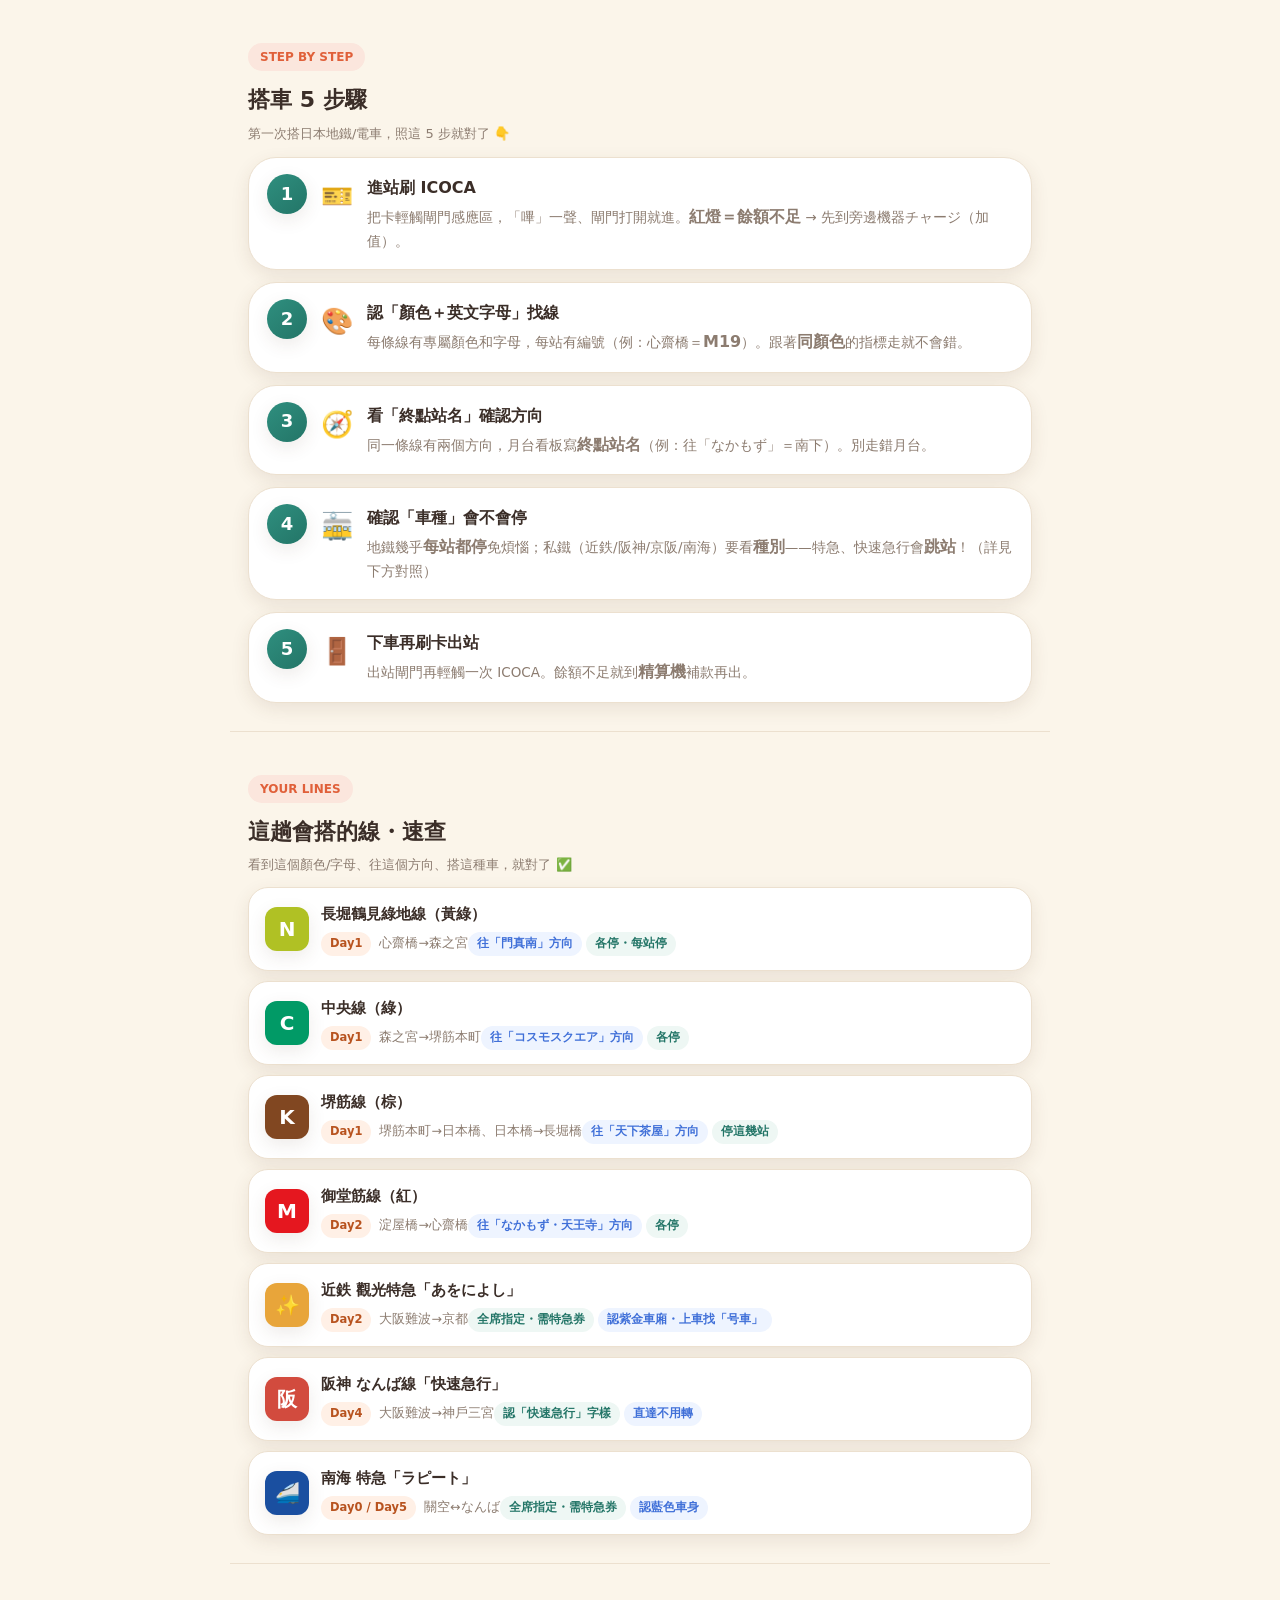
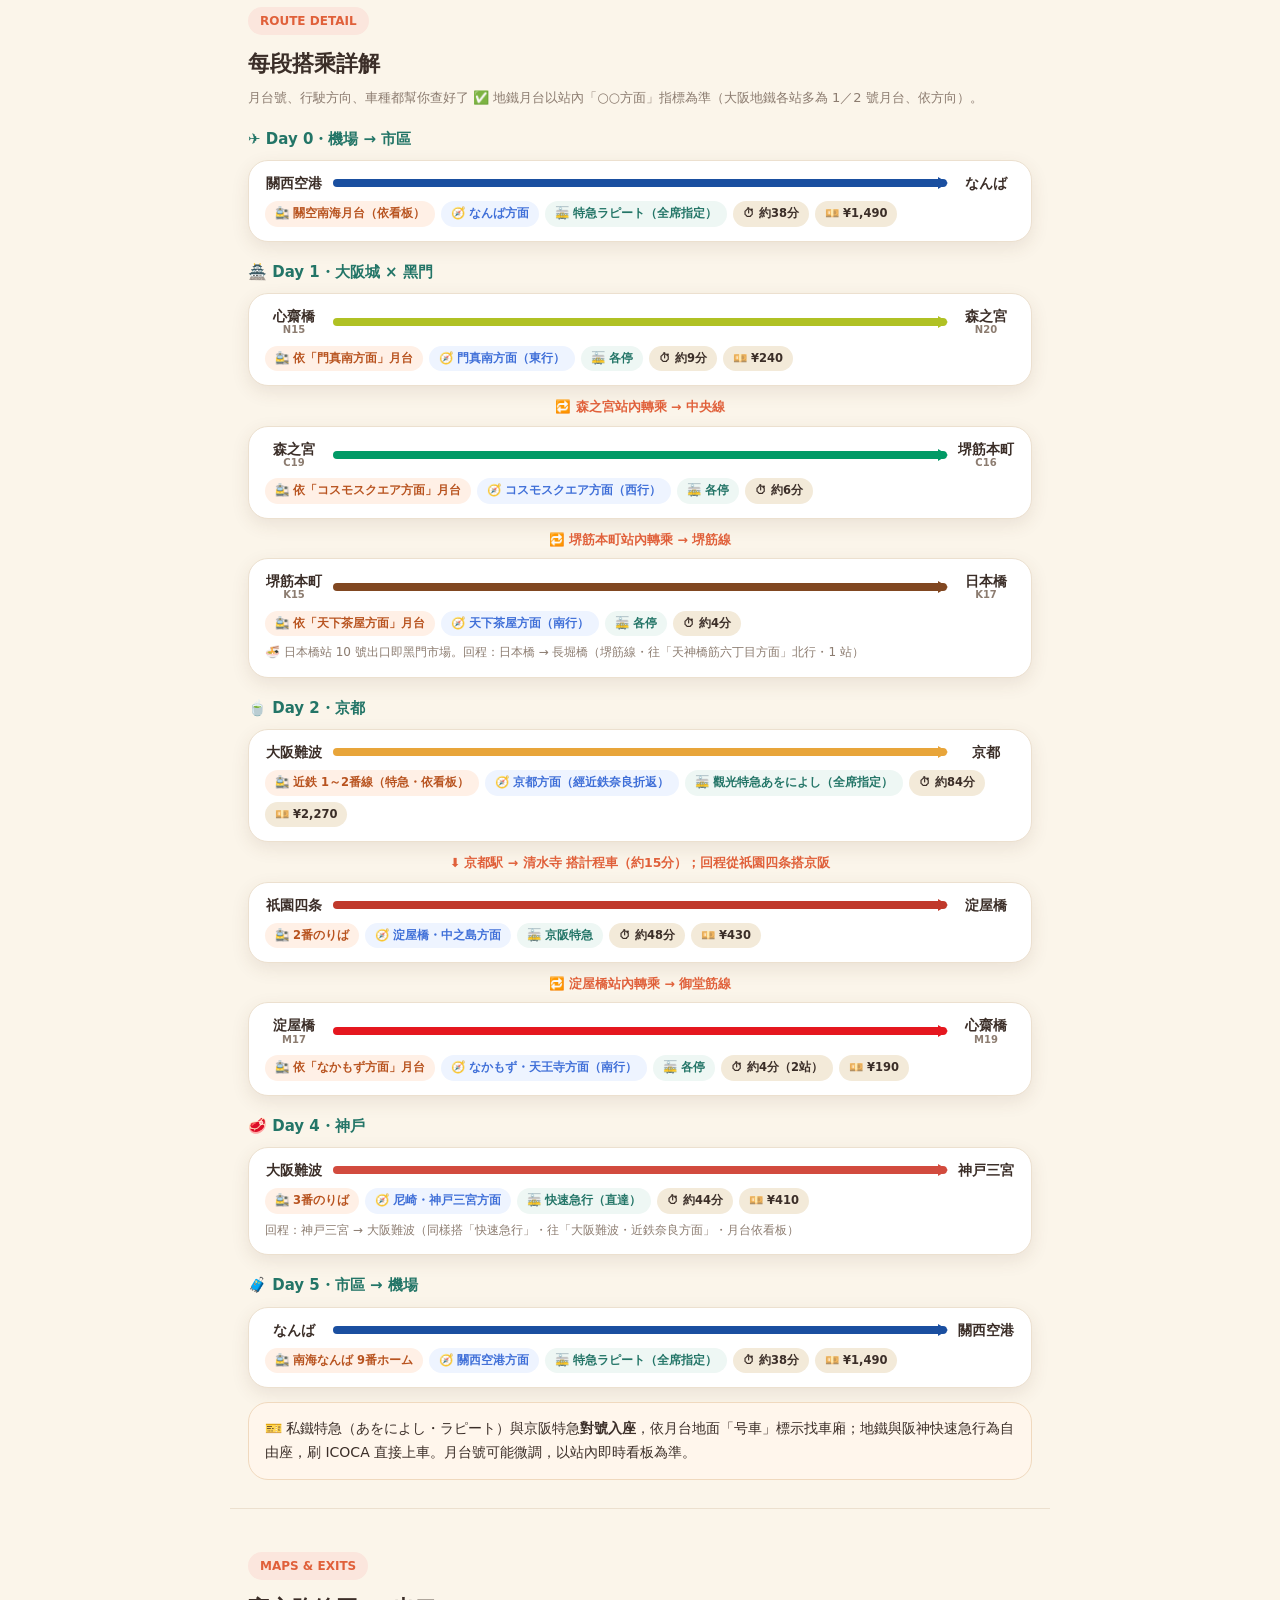
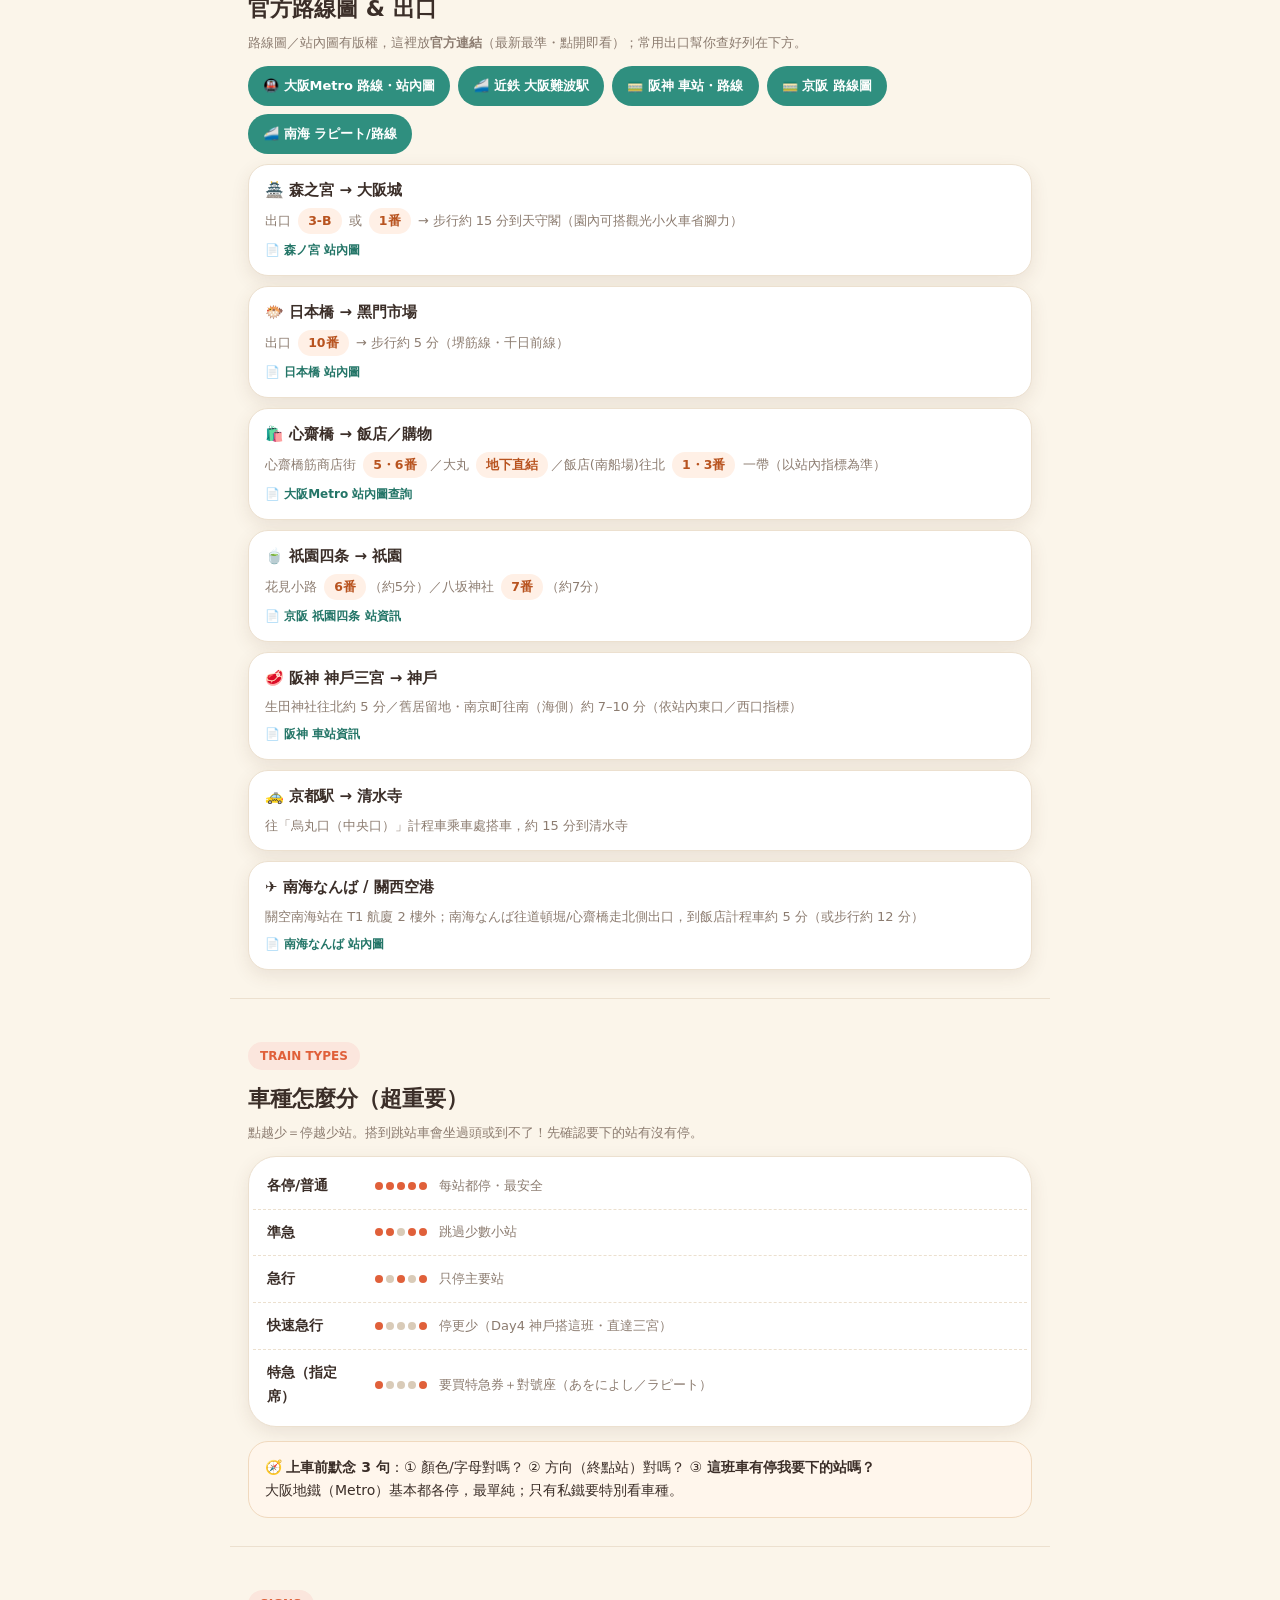
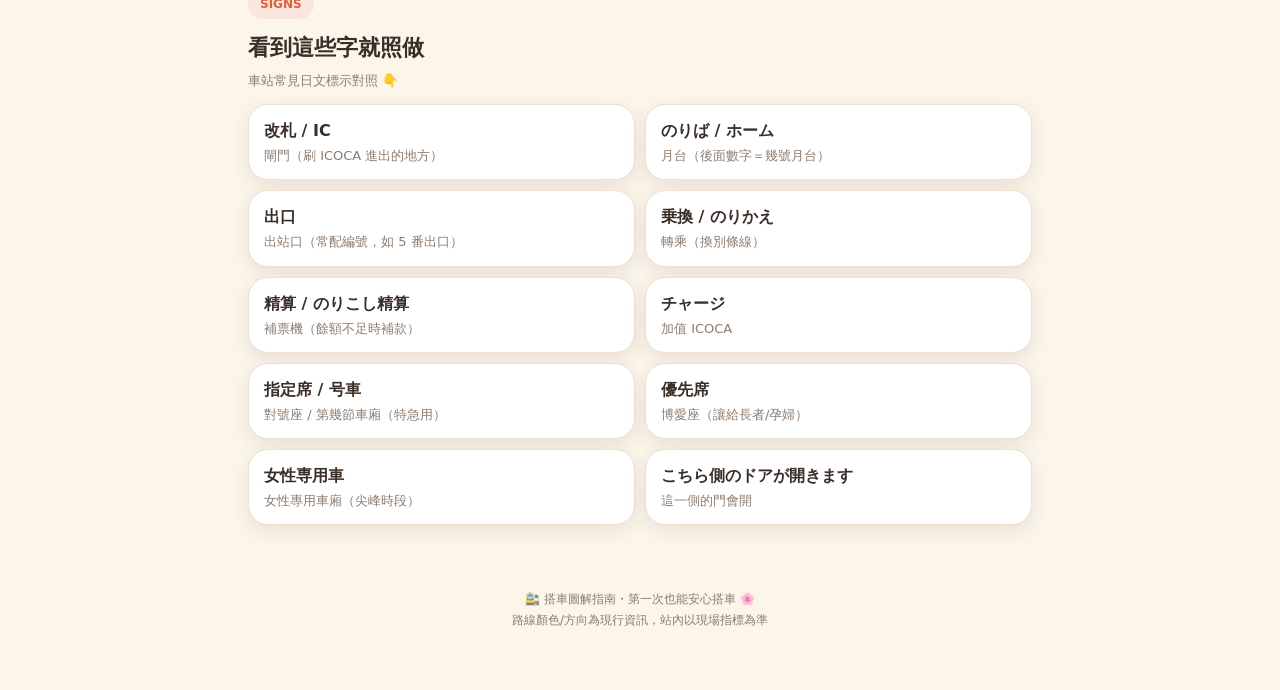
<file: guide.html>
<!doctype html>
<html lang="zh-Hant">
<head>
<meta charset="utf-8">
<meta name="viewport" content="width=device-width, initial-scale=1">
<title>搭車圖解指南・第一次搭日本地鐵電車</title>
<style>
:root{
  --bg:#fbf5ea; --ink:#3b2e28; --muted:#8c7c70;
  --primary:#e0603a; --accent:#e8a53a; --teal:#2f8f7f; --teal-d:#237567;
  --card:#fff; --line:#ece0cf; --r:20px; --r-lg:28px; --pill:999px;
  --sh-1:0 6px 18px rgba(90,60,40,.10); --sh-2:0 16px 40px rgba(90,60,40,.18);
  --ease-bounce:cubic-bezier(.34,1.56,.64,1);
}
*{box-sizing:border-box;margin:0;padding:0}
body{font-family:system-ui,-apple-system,"Hiragino Sans","PingFang TC","Noto Sans TC","Microsoft JhengHei",sans-serif;
  background:var(--bg);color:var(--ink);line-height:1.7;-webkit-font-smoothing:antialiased}
.wrap{max-width:820px;margin:0 auto;padding:0 18px}
.topbar{position:sticky;top:0;z-index:30;background:rgba(251,245,234,.9);backdrop-filter:blur(10px);border-bottom:1px solid var(--line)}
.topbar-in{max-width:820px;margin:0 auto;padding:12px 18px;display:flex;align-items:center;gap:12px}
.back{text-decoration:none;color:var(--ink);font-weight:800;font-size:14px;background:#fff;border:1px solid var(--line);
  border-radius:var(--pill);padding:8px 15px;transition:transform .25s var(--ease-bounce),box-shadow .25s}
.back:hover{transform:scale(1.05);box-shadow:var(--sh-1)}
body.embed .topbar{display:none}
.tt{font-weight:800;font-size:16px}
section{border-top:1px solid var(--line)}
section.wrap{padding-top:42px;padding-bottom:28px}
section:first-of-type{border-top:none}
.sec-tag{display:inline-block;font-size:12px;font-weight:800;color:var(--primary);background:#fbe6dd;
  padding:4px 12px;border-radius:var(--pill);margin-bottom:10px}
h2{font-size:22px;margin-bottom:4px}
.hint{font-size:13px;color:var(--muted);margin:4px 0 8px}

/* 步驟 */
.step{display:flex;gap:14px;background:var(--card);border:1px solid var(--line);border-radius:var(--r-lg);
  box-shadow:var(--sh-1);padding:16px 18px;margin-top:12px;align-items:flex-start}
.step .no{flex:none;width:40px;height:40px;border-radius:50%;background:linear-gradient(140deg,var(--teal),var(--teal-d));
  color:#fff;font-weight:900;font-size:18px;display:flex;align-items:center;justify-content:center;box-shadow:var(--sh-1)}
.step .ic{font-size:26px;flex:none}
.step .tx b{font-size:16px}
.step .tx p{font-size:13.5px;color:var(--muted);margin-top:2px}

/* 路線速查卡 */
.line{display:flex;gap:12px;align-items:center;background:var(--card);border:1px solid var(--line);
  border-radius:var(--r);box-shadow:var(--sh-1);padding:14px 16px;margin-top:10px}
.badge{flex:none;width:44px;height:44px;border-radius:12px;color:#fff;font-weight:900;font-size:20px;
  display:flex;align-items:center;justify-content:center;box-shadow:var(--sh-1)}
.line .info{flex:1;min-width:0}
.line .nm{font-weight:800;font-size:15px}
.line .dt{font-size:12.5px;color:var(--muted);margin-top:2px}
.chip{display:inline-block;font-size:11.5px;font-weight:800;border-radius:var(--pill);padding:2px 9px;margin:3px 4px 0 0}
.c-dir{background:#eef4ff;color:#3f6fd8}
.c-type{background:#eef7f4;color:var(--teal-d)}
.c-day{background:#fff0e6;color:#b8531f}

/* 車種列 */
.types{background:var(--card);border:1px solid var(--line);border-radius:var(--r-lg);box-shadow:var(--sh-1);padding:6px 4px;margin-top:12px}
.trow{display:flex;align-items:center;gap:12px;padding:11px 14px;border-bottom:1px dashed var(--line)}
.trow:last-child{border-bottom:none}
.trow .tn{flex:none;font-weight:800;font-size:14px;width:96px}
.trow .td{font-size:13px;color:var(--muted)}
.bar{flex:none;display:flex;gap:3px}
.dot{width:8px;height:8px;border-radius:50%;background:#d9cbb8}
.dot.on{background:var(--primary)}

/* 字彙 */
.gloss{display:grid;grid-template-columns:1fr;gap:10px;margin-top:12px}
.g{background:var(--card);border:1px solid var(--line);border-radius:var(--r);box-shadow:var(--sh-1);padding:12px 15px}
.g .jp{font-weight:800;font-size:16px}
.g .zh{font-size:13px;color:var(--muted);margin-top:1px}
.tipbox{background:#fff6ec;border:1px solid #f0d9be;border-radius:var(--r);padding:14px 16px;margin-top:14px;font-size:14px}
/* 每段搭乘詳解 */
.jday{margin-top:18px}
.jday h3{font-size:15px;color:var(--teal-d);margin-bottom:8px}
.journey{background:var(--card);border:1px solid var(--line);border-radius:var(--r);box-shadow:var(--sh-1);padding:14px 16px;margin-bottom:10px}
.route{display:flex;align-items:center;gap:10px;margin-bottom:10px}
.stn{flex:none;font-weight:800;font-size:14px;text-align:center;line-height:1.15;min-width:58px}
.stn small{display:block;font-size:10px;color:var(--muted);font-weight:700}
.conn{flex:1;min-width:36px;height:8px;border-radius:5px;background:var(--c,#ccc);position:relative}
.conn::after{content:"";position:absolute;right:-1px;top:50%;transform:translateY(-50%);
  border-left:10px solid var(--c,#ccc);border-top:6px solid transparent;border-bottom:6px solid transparent}
.jchips{display:flex;flex-wrap:wrap;gap:6px}
.jchip{font-size:11.5px;font-weight:700;border-radius:var(--pill);padding:3px 10px;background:#f3ead9;color:var(--ink)}
.jchip.plat{background:#fff0e6;color:#b8531f}
.jchip.dir{background:#eef4ff;color:#3f6fd8}
.jchip.type{background:#eef7f4;color:var(--teal-d)}
.xfer{font-size:12.5px;color:var(--primary);font-weight:800;margin:2px 0 8px;text-align:center}
/* 官方圖連結 & 出口 */
.maps{display:flex;flex-wrap:wrap;gap:8px;margin-top:12px}
.maplink{display:inline-flex;align-items:center;gap:5px;text-decoration:none;font-weight:800;font-size:13px;
  color:#fff;background:var(--teal);border-radius:var(--pill);padding:9px 15px;
  transition:transform .2s var(--ease-bounce),box-shadow .2s}
.maplink:hover{transform:scale(1.05);box-shadow:var(--sh-1)}
.maplink:active{transform:scale(.92)}
.exit{background:var(--card);border:1px solid var(--line);border-radius:var(--r);box-shadow:var(--sh-1);padding:13px 16px;margin-top:10px}
.exit .st{font-weight:800;font-size:15px}
.exit .ex{display:inline-block;background:#fff0e6;color:#b8531f;font-weight:800;border-radius:var(--pill);padding:2px 10px;font-size:12.5px;margin:0 3px}
.exit .de{font-size:13px;color:var(--muted);margin-top:5px}
.exit a.mini{font-size:12px;font-weight:700;color:var(--teal-d);text-decoration:none;display:inline-block;margin-top:6px}
.exit a.mini:hover{text-decoration:underline}
footer{text-align:center;padding:36px 18px 60px;color:var(--muted);font-size:12px}
@media(min-width:560px){.gloss{grid-template-columns:1fr 1fr}}
</style>
</head>
<body>

<!-- 上車 5 步驟 -->
<section class="wrap">
  <span class="sec-tag">STEP BY STEP</span>
  <h2>搭車 5 步驟</h2>
  <p class="hint">第一次搭日本地鐵/電車，照這 5 步就對了 👇</p>

  <div class="step"><div class="no">1</div><div class="ic">🎫</div><div class="tx">
    <b>進站刷 ICOCA</b><p>把卡輕觸閘門感應區，「嗶」一聲、閘門打開就進。<b>紅燈＝餘額不足</b> → 先到旁邊機器チャージ（加值）。</p></div></div>

  <div class="step"><div class="no">2</div><div class="ic">🎨</div><div class="tx">
    <b>認「顏色＋英文字母」找線</b><p>每條線有專屬顏色和字母，每站有編號（例：心齋橋＝<b>M19</b>）。跟著<b>同顏色</b>的指標走就不會錯。</p></div></div>

  <div class="step"><div class="no">3</div><div class="ic">🧭</div><div class="tx">
    <b>看「終點站名」確認方向</b><p>同一條線有兩個方向，月台看板寫<b>終點站名</b>（例：往「なかもず」＝南下）。別走錯月台。</p></div></div>

  <div class="step"><div class="no">4</div><div class="ic">🚋</div><div class="tx">
    <b>確認「車種」會不會停</b><p>地鐵幾乎<b>每站都停</b>免煩惱；私鐵（近鉄/阪神/京阪/南海）要看<b>種別</b>——特急、快速急行會<b>跳站</b>！（詳見下方對照）</p></div></div>

  <div class="step"><div class="no">5</div><div class="ic">🚪</div><div class="tx">
    <b>下車再刷卡出站</b><p>出站閘門再輕觸一次 ICOCA。餘額不足就到<b>精算機</b>補款再出。</p></div></div>
</section>

<!-- 這趟路線速查 -->
<section class="wrap">
  <span class="sec-tag">YOUR LINES</span>
  <h2>這趟會搭的線・速查</h2>
  <p class="hint">看到這個顏色/字母、往這個方向、搭這種車，就對了 ✅</p>

  <div class="line"><div class="badge" style="background:#b0c124">N</div><div class="info">
    <div class="nm">長堀鶴見綠地線（黃綠）</div>
    <div class="dt"><span class="chip c-day">Day1</span> 心齋橋→森之宮<span class="chip c-dir">往「門真南」方向</span><span class="chip c-type">各停・每站停</span></div></div></div>

  <div class="line"><div class="badge" style="background:#019a66">C</div><div class="info">
    <div class="nm">中央線（綠）</div>
    <div class="dt"><span class="chip c-day">Day1</span> 森之宮→堺筋本町<span class="chip c-dir">往「コスモスクエア」方向</span><span class="chip c-type">各停</span></div></div></div>

  <div class="line"><div class="badge" style="background:#814721">K</div><div class="info">
    <div class="nm">堺筋線（棕）</div>
    <div class="dt"><span class="chip c-day">Day1</span> 堺筋本町→日本橋、日本橋→長堀橋<span class="chip c-dir">往「天下茶屋」方向</span><span class="chip c-type">停這幾站</span></div></div></div>

  <div class="line"><div class="badge" style="background:#e5171f">M</div><div class="info">
    <div class="nm">御堂筋線（紅）</div>
    <div class="dt"><span class="chip c-day">Day2</span> 淀屋橋→心齋橋<span class="chip c-dir">往「なかもず・天王寺」方向</span><span class="chip c-type">各停</span></div></div></div>

  <div class="line"><div class="badge" style="background:#e8a53a">✨</div><div class="info">
    <div class="nm">近鉄 觀光特急「あをによし」</div>
    <div class="dt"><span class="chip c-day">Day2</span> 大阪難波→京都<span class="chip c-type">全席指定・需特急券</span><span class="chip c-dir">認紫金車廂・上車找「号車」</span></div></div></div>

  <div class="line"><div class="badge" style="background:#d24b3e">阪</div><div class="info">
    <div class="nm">阪神 なんば線「快速急行」</div>
    <div class="dt"><span class="chip c-day">Day4</span> 大阪難波→神戶三宮<span class="chip c-type">認「快速急行」字樣</span><span class="chip c-dir">直達不用轉</span></div></div></div>

  <div class="line"><div class="badge" style="background:#1a4fa0">🚄</div><div class="info">
    <div class="nm">南海 特急「ラピート」</div>
    <div class="dt"><span class="chip c-day">Day0 / Day5</span> 關空↔なんば<span class="chip c-type">全席指定・需特急券</span><span class="chip c-dir">認藍色車身</span></div></div></div>
</section>

<!-- 每段搭乘詳解 -->
<section class="wrap">
  <span class="sec-tag">ROUTE DETAIL</span>
  <h2>每段搭乘詳解</h2>
  <p class="hint">月台號、行駛方向、車種都幫你查好了 ✅ 地鐵月台以站內「○○方面」指標為準（大阪地鐵各站多為 1／2 號月台、依方向）。</p>

  <div class="jday"><h3>✈️ Day 0・機場 → 市區</h3>
    <div class="journey">
      <div class="route"><span class="stn">關西空港</span><span class="conn" style="--c:#1a4fa0"></span><span class="stn">なんば</span></div>
      <div class="jchips"><span class="jchip plat">🚉 關空南海月台（依看板）</span><span class="jchip dir">🧭 なんば方面</span><span class="jchip type">🚋 特急ラピート（全席指定）</span><span class="jchip">⏱ 約38分</span><span class="jchip">💴 ¥1,490</span></div>
    </div>
  </div>

  <div class="jday"><h3>🏯 Day 1・大阪城 × 黑門</h3>
    <div class="journey">
      <div class="route"><span class="stn">心齋橋<small>N15</small></span><span class="conn" style="--c:#b0c124"></span><span class="stn">森之宮<small>N20</small></span></div>
      <div class="jchips"><span class="jchip plat">🚉 依「門真南方面」月台</span><span class="jchip dir">🧭 門真南方面（東行）</span><span class="jchip type">🚋 各停</span><span class="jchip">⏱ 約9分</span><span class="jchip">💴 ¥240</span></div>
    </div>
    <div class="xfer">🔁 森之宮站內轉乘 → 中央線</div>
    <div class="journey">
      <div class="route"><span class="stn">森之宮<small>C19</small></span><span class="conn" style="--c:#019a66"></span><span class="stn">堺筋本町<small>C16</small></span></div>
      <div class="jchips"><span class="jchip plat">🚉 依「コスモスクエア方面」月台</span><span class="jchip dir">🧭 コスモスクエア方面（西行）</span><span class="jchip type">🚋 各停</span><span class="jchip">⏱ 約6分</span></div>
    </div>
    <div class="xfer">🔁 堺筋本町站內轉乘 → 堺筋線</div>
    <div class="journey">
      <div class="route"><span class="stn">堺筋本町<small>K15</small></span><span class="conn" style="--c:#814721"></span><span class="stn">日本橋<small>K17</small></span></div>
      <div class="jchips"><span class="jchip plat">🚉 依「天下茶屋方面」月台</span><span class="jchip dir">🧭 天下茶屋方面（南行）</span><span class="jchip type">🚋 各停</span><span class="jchip">⏱ 約4分</span></div>
      <div style="font-size:12px;color:var(--muted);margin-top:6px">🍜 日本橋站 10 號出口即黑門市場。回程：日本橋 → 長堀橋（堺筋線・往「天神橋筋六丁目方面」北行・1 站）</div>
    </div>
  </div>

  <div class="jday"><h3>🍵 Day 2・京都</h3>
    <div class="journey">
      <div class="route"><span class="stn">大阪難波</span><span class="conn" style="--c:#e8a53a"></span><span class="stn">京都</span></div>
      <div class="jchips"><span class="jchip plat">🚉 近鉄 1～2番線（特急・依看板）</span><span class="jchip dir">🧭 京都方面（經近鉄奈良折返）</span><span class="jchip type">🚋 觀光特急あをによし（全席指定）</span><span class="jchip">⏱ 約84分</span><span class="jchip">💴 ¥2,270</span></div>
    </div>
    <div class="xfer">⬇ 京都駅 → 清水寺 搭計程車（約15分）；回程從祇園四条搭京阪</div>
    <div class="journey">
      <div class="route"><span class="stn">祇園四条</span><span class="conn" style="--c:#c0392b"></span><span class="stn">淀屋橋</span></div>
      <div class="jchips"><span class="jchip plat">🚉 2番のりば</span><span class="jchip dir">🧭 淀屋橋・中之島方面</span><span class="jchip type">🚋 京阪特急</span><span class="jchip">⏱ 約48分</span><span class="jchip">💴 ¥430</span></div>
    </div>
    <div class="xfer">🔁 淀屋橋站內轉乘 → 御堂筋線</div>
    <div class="journey">
      <div class="route"><span class="stn">淀屋橋<small>M17</small></span><span class="conn" style="--c:#e5171f"></span><span class="stn">心齋橋<small>M19</small></span></div>
      <div class="jchips"><span class="jchip plat">🚉 依「なかもず方面」月台</span><span class="jchip dir">🧭 なかもず・天王寺方面（南行）</span><span class="jchip type">🚋 各停</span><span class="jchip">⏱ 約4分（2站）</span><span class="jchip">💴 ¥190</span></div>
    </div>
  </div>

  <div class="jday"><h3>🥩 Day 4・神戶</h3>
    <div class="journey">
      <div class="route"><span class="stn">大阪難波</span><span class="conn" style="--c:#d24b3e"></span><span class="stn">神戸三宮</span></div>
      <div class="jchips"><span class="jchip plat">🚉 3番のりば</span><span class="jchip dir">🧭 尼崎・神戸三宮方面</span><span class="jchip type">🚋 快速急行（直達）</span><span class="jchip">⏱ 約44分</span><span class="jchip">💴 ¥410</span></div>
      <div style="font-size:12px;color:var(--muted);margin-top:6px">回程：神戸三宮 → 大阪難波（同樣搭「快速急行」・往「大阪難波・近鉄奈良方面」・月台依看板）</div>
    </div>
  </div>

  <div class="jday"><h3>🧳 Day 5・市區 → 機場</h3>
    <div class="journey">
      <div class="route"><span class="stn">なんば</span><span class="conn" style="--c:#1a4fa0"></span><span class="stn">關西空港</span></div>
      <div class="jchips"><span class="jchip plat">🚉 南海なんば 9番ホーム</span><span class="jchip dir">🧭 關西空港方面</span><span class="jchip type">🚋 特急ラピート（全席指定）</span><span class="jchip">⏱ 約38分</span><span class="jchip">💴 ¥1,490</span></div>
    </div>
  </div>

  <div class="tipbox">🎫 私鐵特急（あをによし・ラピート）與京阪特急<b>對號入座</b>，依月台地面「号車」標示找車廂；地鐵與阪神快速急行為自由座，刷 ICOCA 直接上車。月台號可能微調，以站內即時看板為準。</div>
</section>

<!-- 官方路線圖 & 出口 -->
<section class="wrap">
  <span class="sec-tag">MAPS & EXITS</span>
  <h2>官方路線圖 & 出口</h2>
  <p class="hint">路線圖／站內圖有版權，這裡放<b>官方連結</b>（最新最準・點開即看）；常用出口幫你查好列在下方。</p>
  <div class="maps">
    <a class="maplink" href="https://subway.osakametro.co.jp/station_guide/index.php" target="_blank" rel="noopener">🚇 大阪Metro 路線・站內圖</a>
    <a class="maplink" href="https://www.kintetsu.co.jp/station/station_info/station01005.html" target="_blank" rel="noopener">🚄 近鉄 大阪難波駅</a>
    <a class="maplink" href="https://www.hanshin.co.jp/station/" target="_blank" rel="noopener">🚃 阪神 車站・路線</a>
    <a class="maplink" href="https://www.keihan.co.jp/traffic/station/pdf/rosenzu.pdf" target="_blank" rel="noopener">🚃 京阪 路線圖</a>
    <a class="maplink" href="https://www.nankai.co.jp/traffic/express/rapit.html" target="_blank" rel="noopener">🚄 南海 ラピート/路線</a>
  </div>

  <div class="exit"><div class="st">🏯 森之宮 → 大阪城</div>
    <div class="de">出口 <span class="ex">3-B</span> 或 <span class="ex">1番</span> → 步行約 15 分到天守閣（園內可搭觀光小火車省腳力）</div>
    <a class="mini" href="https://subway.osakametro.co.jp/station_guide/C/c19/map.php" target="_blank" rel="noopener">📄 森ノ宮 站內圖</a></div>

  <div class="exit"><div class="st">🐡 日本橋 → 黑門市場</div>
    <div class="de">出口 <span class="ex">10番</span> → 步行約 5 分（堺筋線・千日前線）</div>
    <a class="mini" href="https://subway.osakametro.co.jp/station_guide/S/s17/map.php" target="_blank" rel="noopener">📄 日本橋 站內圖</a></div>

  <div class="exit"><div class="st">🛍️ 心齋橋 → 飯店／購物</div>
    <div class="de">心齋橋筋商店街 <span class="ex">5・6番</span>／大丸 <span class="ex">地下直結</span>／飯店(南船場)往北 <span class="ex">1・3番</span> 一帶（以站內指標為準）</div>
    <a class="mini" href="https://subway.osakametro.co.jp/station_guide/index.php" target="_blank" rel="noopener">📄 大阪Metro 站內圖查詢</a></div>

  <div class="exit"><div class="st">🍵 祇園四条 → 祇園</div>
    <div class="de">花見小路 <span class="ex">6番</span>（約5分）／八坂神社 <span class="ex">7番</span>（約7分）</div>
    <a class="mini" href="https://www.keihan.co.jp/traffic/station/162/info.html" target="_blank" rel="noopener">📄 京阪 祇園四条 站資訊</a></div>

  <div class="exit"><div class="st">🥩 阪神 神戶三宮 → 神戶</div>
    <div class="de">生田神社往北約 5 分／舊居留地・南京町往南（海側）約 7–10 分（依站內東口／西口指標）</div>
    <a class="mini" href="https://www.hanshin.co.jp/station/" target="_blank" rel="noopener">📄 阪神 車站資訊</a></div>

  <div class="exit"><div class="st">🚕 京都駅 → 清水寺</div>
    <div class="de">往「烏丸口（中央口）」計程車乘車處搭車，約 15 分到清水寺</div></div>

  <div class="exit"><div class="st">✈️ 南海なんば / 關西空港</div>
    <div class="de">關空南海站在 T1 航廈 2 樓外；南海なんば往道頓堀/心齋橋走北側出口，到飯店計程車約 5 分（或步行約 12 分）</div>
    <a class="mini" href="https://www.howto-osaka.com/global/pdf/traffic/station/namba_stmap.pdf" target="_blank" rel="noopener">📄 南海なんば 站內圖</a></div>
</section>

<!-- 車種對照 -->
<section class="wrap">
  <span class="sec-tag">TRAIN TYPES</span>
  <h2>車種怎麼分（超重要）</h2>
  <p class="hint">點越少＝停越少站。搭到跳站車會坐過頭或到不了！先確認要下的站有沒有停。</p>
  <div class="types">
    <div class="trow"><span class="tn">各停/普通</span><span class="bar"><i class="dot on"></i><i class="dot on"></i><i class="dot on"></i><i class="dot on"></i><i class="dot on"></i></span><span class="td">每站都停・最安全</span></div>
    <div class="trow"><span class="tn">準急</span><span class="bar"><i class="dot on"></i><i class="dot on"></i><i class="dot"></i><i class="dot on"></i><i class="dot on"></i></span><span class="td">跳過少數小站</span></div>
    <div class="trow"><span class="tn">急行</span><span class="bar"><i class="dot on"></i><i class="dot"></i><i class="dot on"></i><i class="dot"></i><i class="dot on"></i></span><span class="td">只停主要站</span></div>
    <div class="trow"><span class="tn">快速急行</span><span class="bar"><i class="dot on"></i><i class="dot"></i><i class="dot"></i><i class="dot"></i><i class="dot on"></i></span><span class="td">停更少（Day4 神戶搭這班・直達三宮）</span></div>
    <div class="trow"><span class="tn">特急（指定席）</span><span class="bar"><i class="dot on"></i><i class="dot"></i><i class="dot"></i><i class="dot"></i><i class="dot on"></i></span><span class="td">要買特急券＋對號座（あをによし／ラピート）</span></div>
  </div>
  <div class="tipbox">🧭 <b>上車前默念 3 句</b>：① 顏色/字母對嗎？ ② 方向（終點站）對嗎？ ③ <b>這班車有停我要下的站嗎？</b><br>大阪地鐵（Metro）基本都各停，最單純；只有私鐵要特別看車種。</div>
</section>

<!-- 看到這些字 -->
<section class="wrap">
  <span class="sec-tag">SIGNS</span>
  <h2>看到這些字就照做</h2>
  <p class="hint">車站常見日文標示對照 👇</p>
  <div class="gloss">
    <div class="g"><div class="jp">改札 / IC</div><div class="zh">閘門（刷 ICOCA 進出的地方）</div></div>
    <div class="g"><div class="jp">のりば / ホーム</div><div class="zh">月台（後面數字＝幾號月台）</div></div>
    <div class="g"><div class="jp">出口</div><div class="zh">出站口（常配編號，如 5 番出口）</div></div>
    <div class="g"><div class="jp">乗換 / のりかえ</div><div class="zh">轉乘（換別條線）</div></div>
    <div class="g"><div class="jp">精算 / のりこし精算</div><div class="zh">補票機（餘額不足時補款）</div></div>
    <div class="g"><div class="jp">チャージ</div><div class="zh">加值 ICOCA</div></div>
    <div class="g"><div class="jp">指定席 / 号車</div><div class="zh">對號座 / 第幾節車廂（特急用）</div></div>
    <div class="g"><div class="jp">優先席</div><div class="zh">博愛座（讓給長者/孕婦）</div></div>
    <div class="g"><div class="jp">女性専用車</div><div class="zh">女性專用車廂（尖峰時段）</div></div>
    <div class="g"><div class="jp">こちら側のドアが開きます</div><div class="zh">這一側的門會開</div></div>
  </div>
</section>

<footer>🚉 搭車圖解指南・第一次也能安心搭車 🌸<br>路線顏色/方向為現行資訊，站內以現場指標為準</footer>

<script>if(window.self!==window.top || new URLSearchParams(location.search).has('embed')) document.body.classList.add('embed');</script>
</body>
</html>
</file>
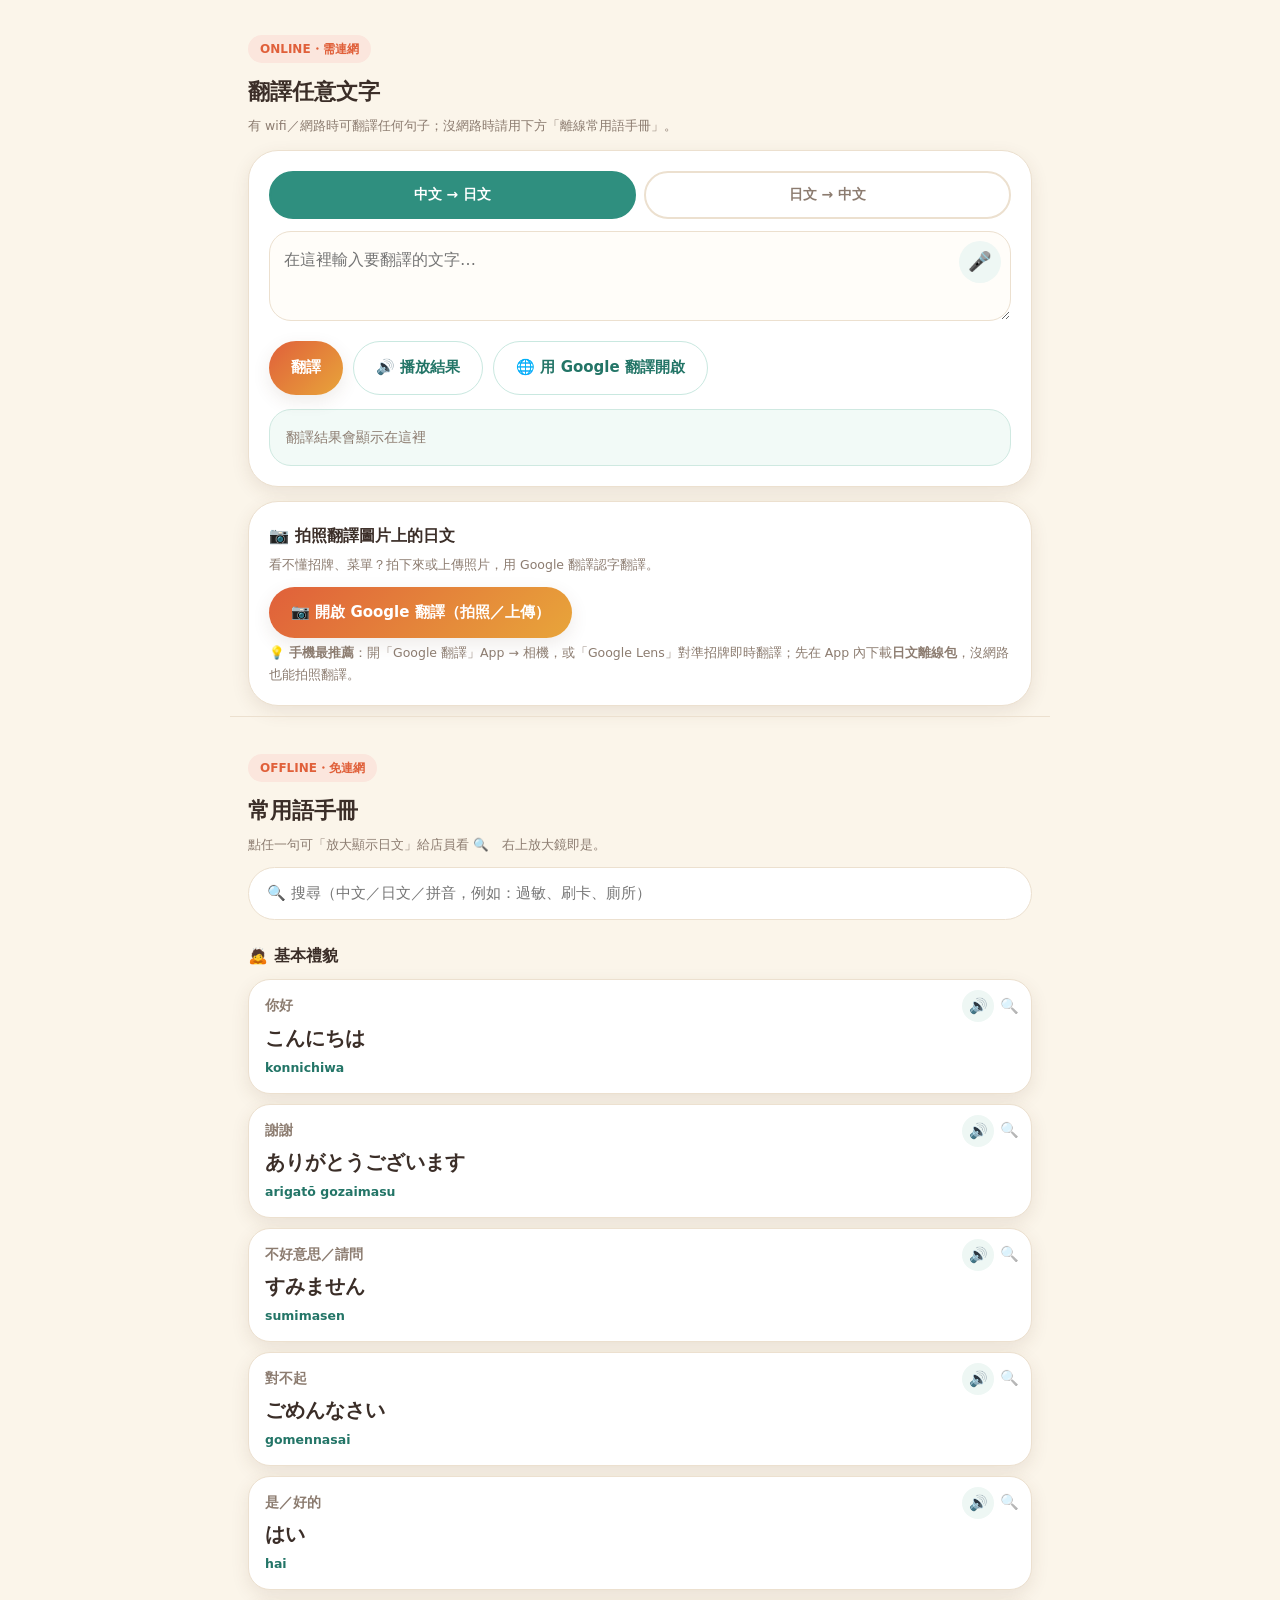
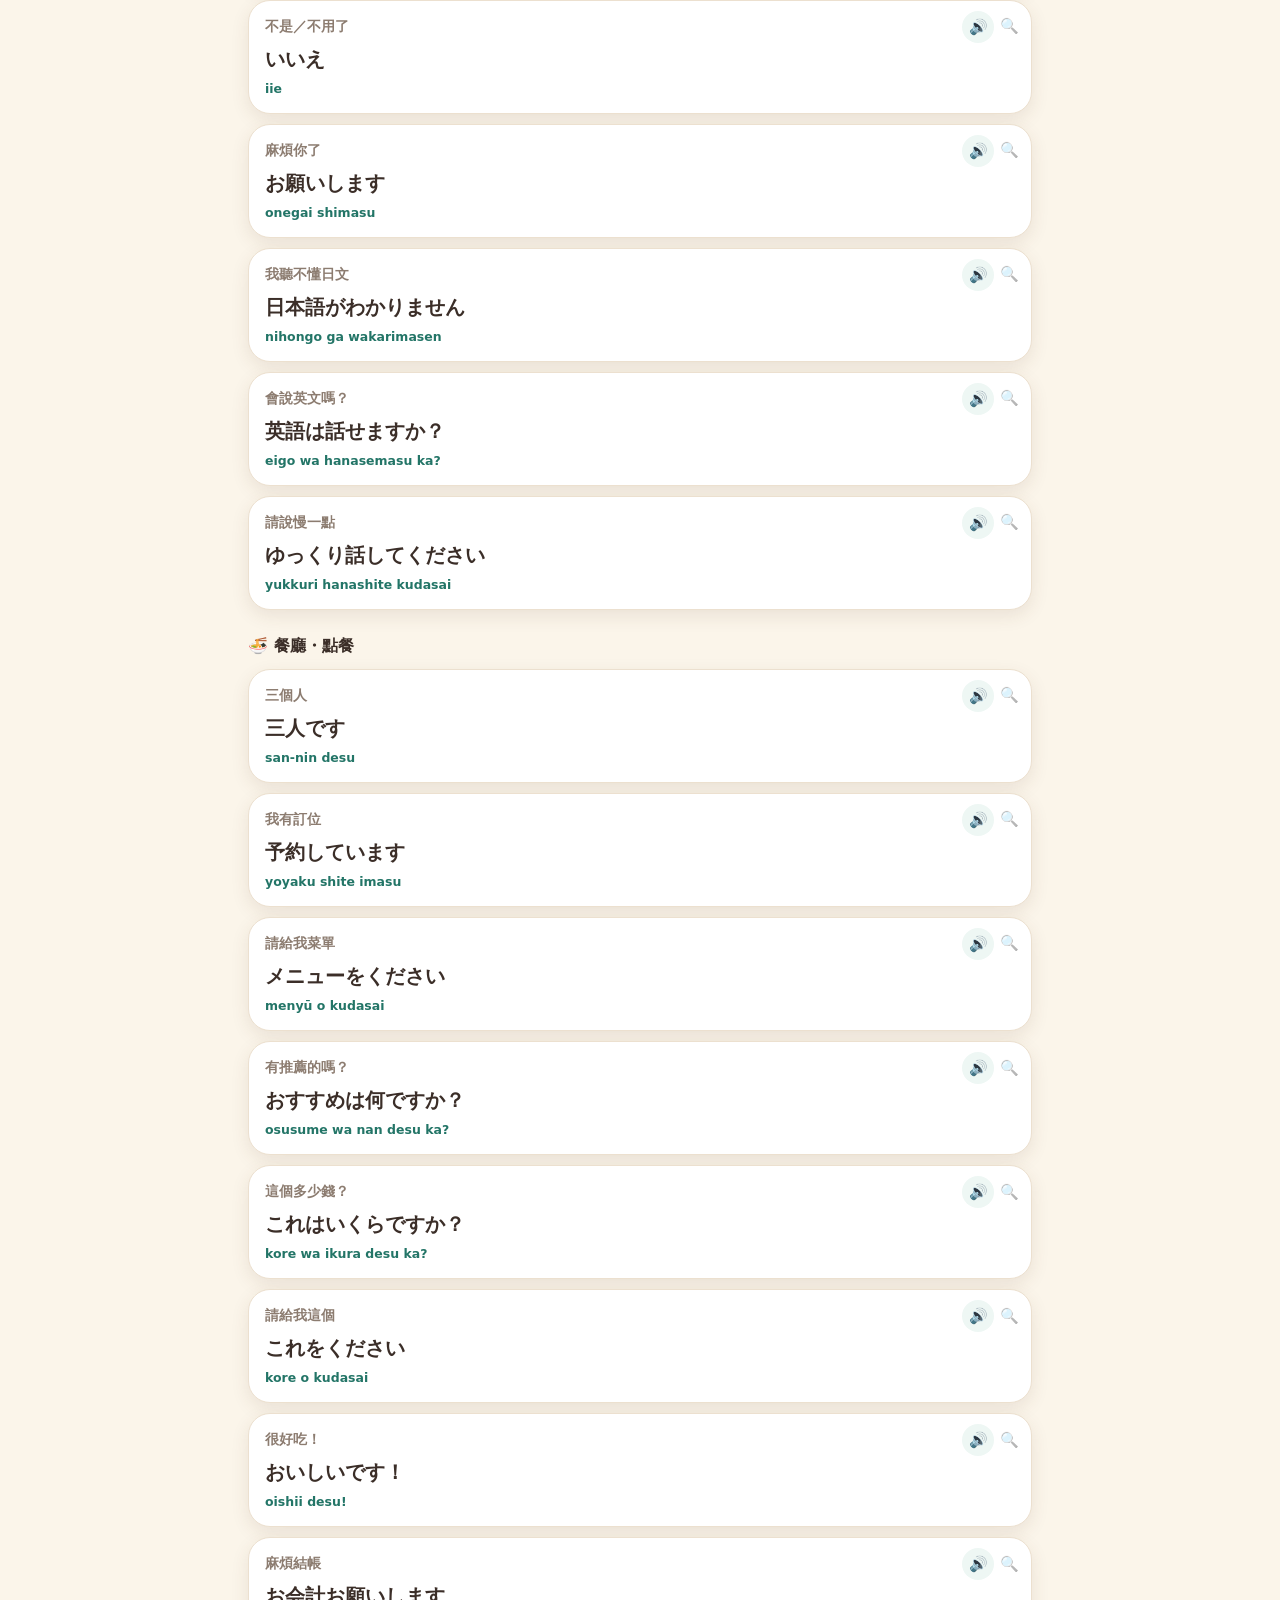
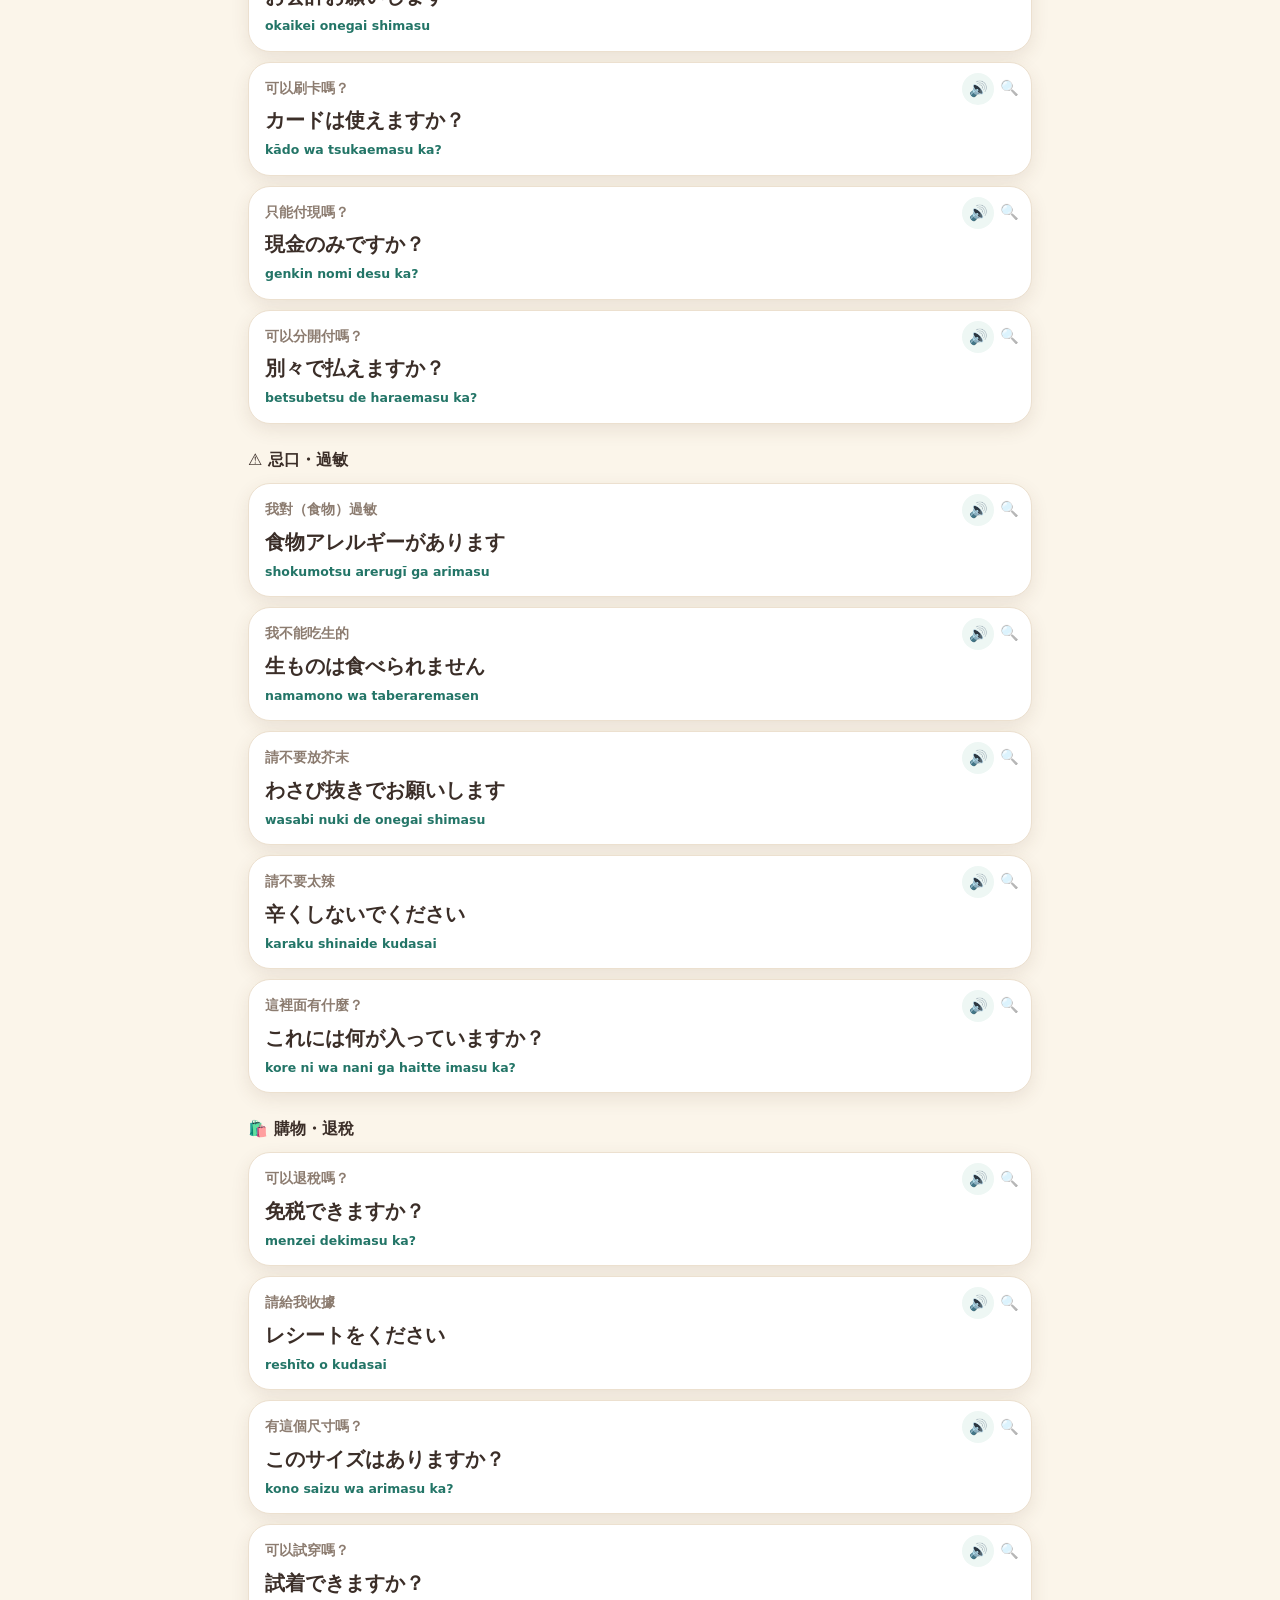
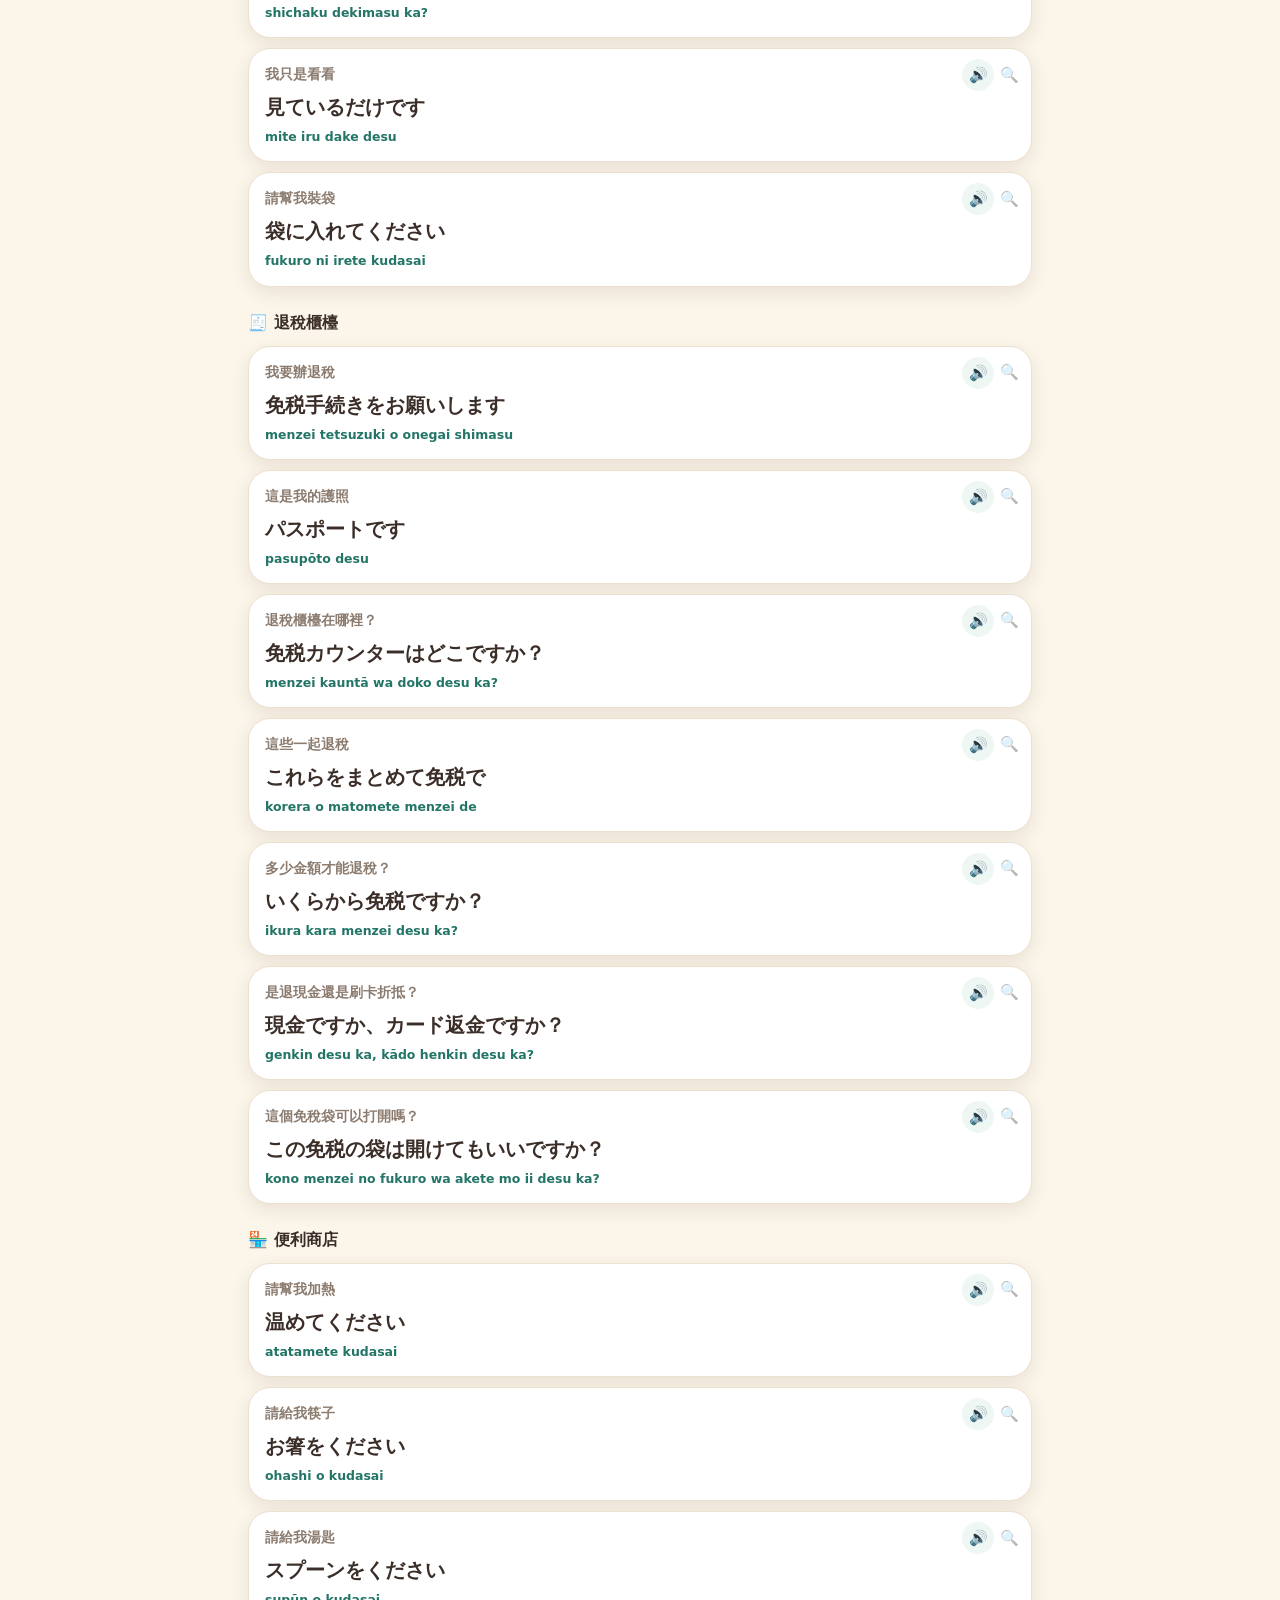
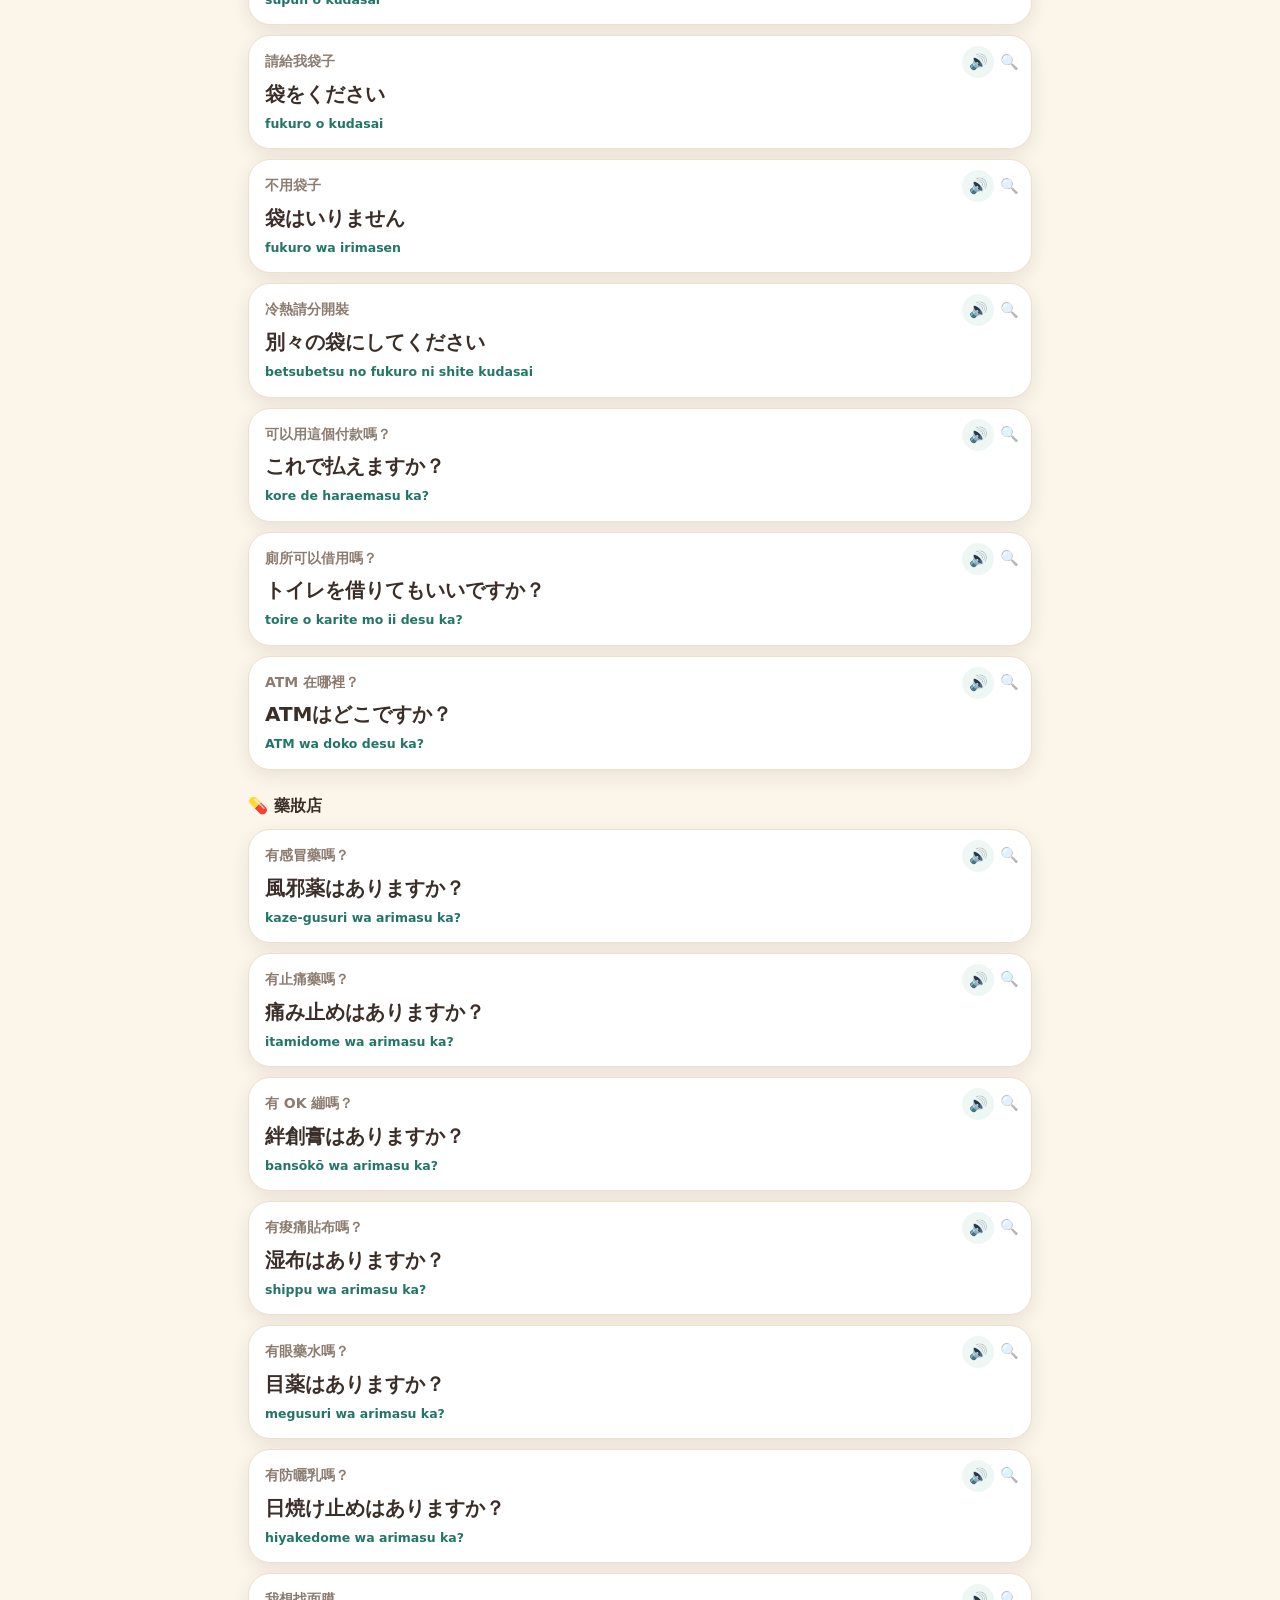
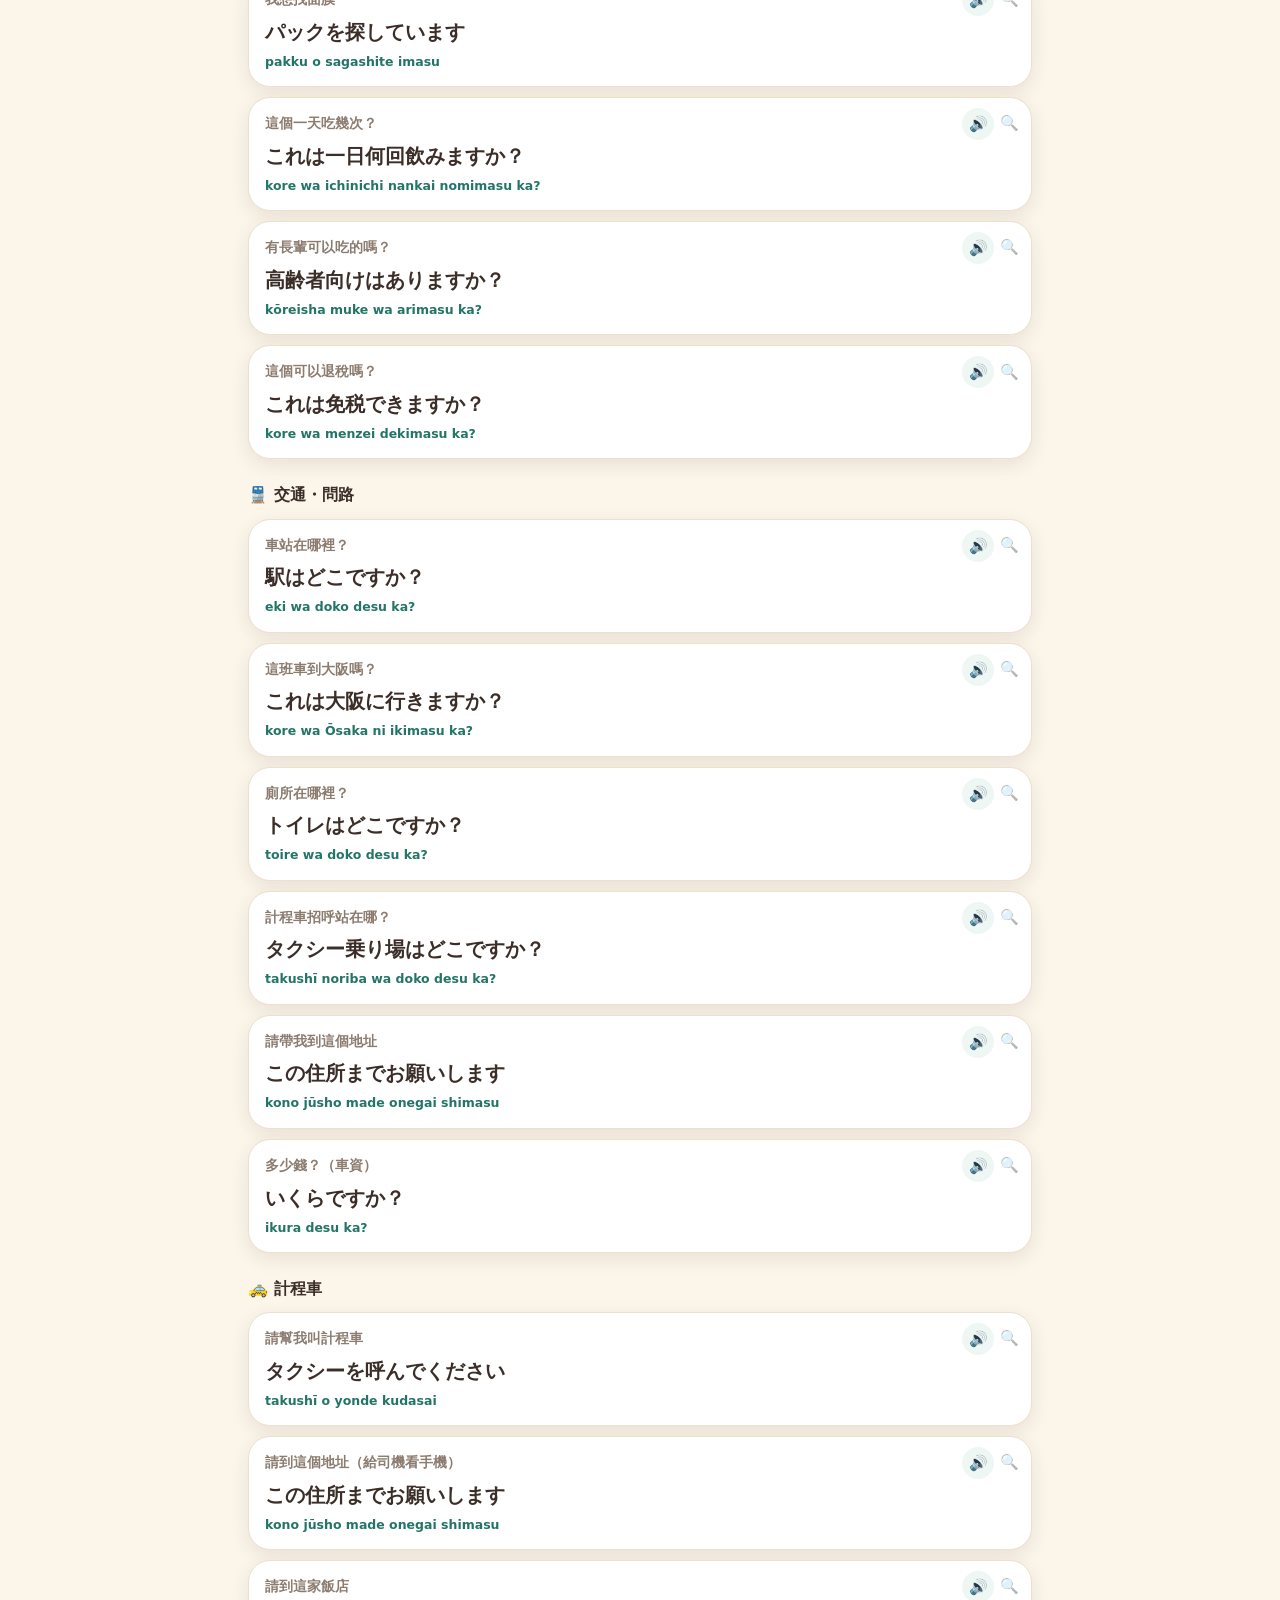
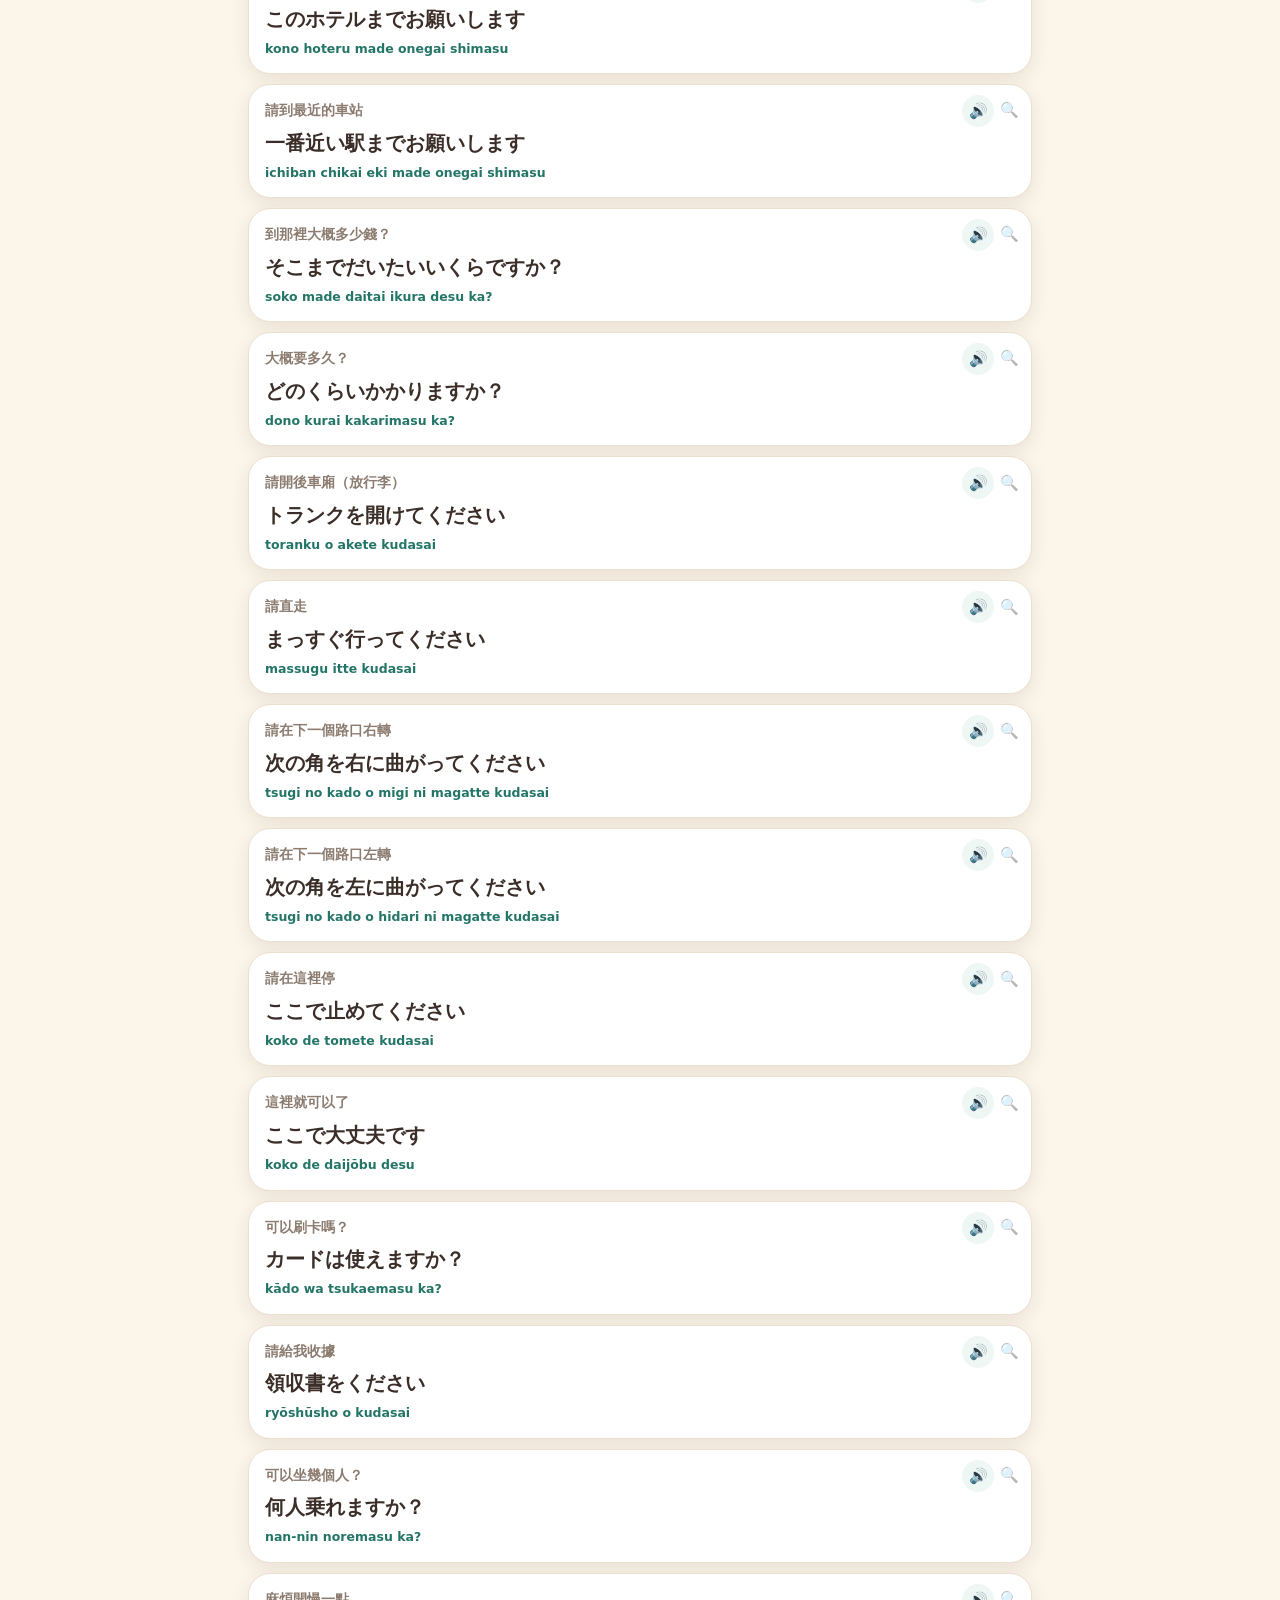
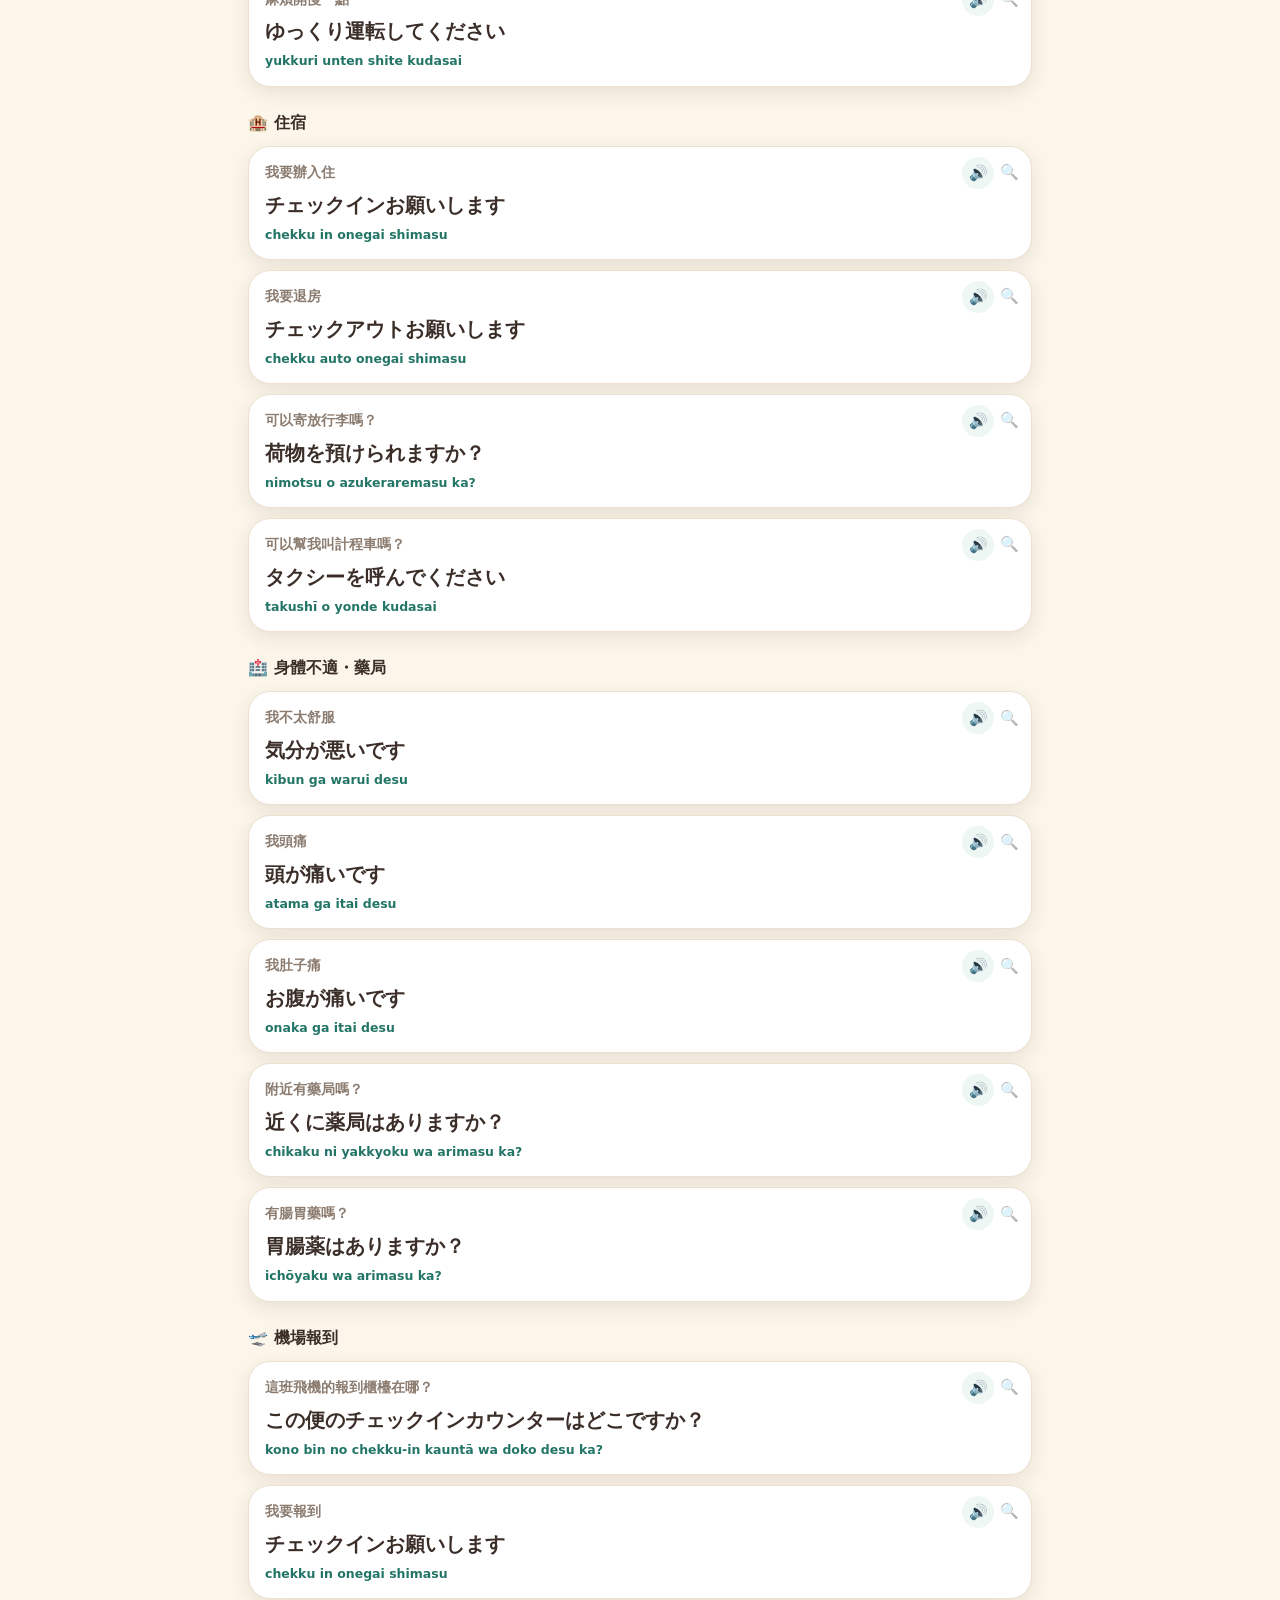
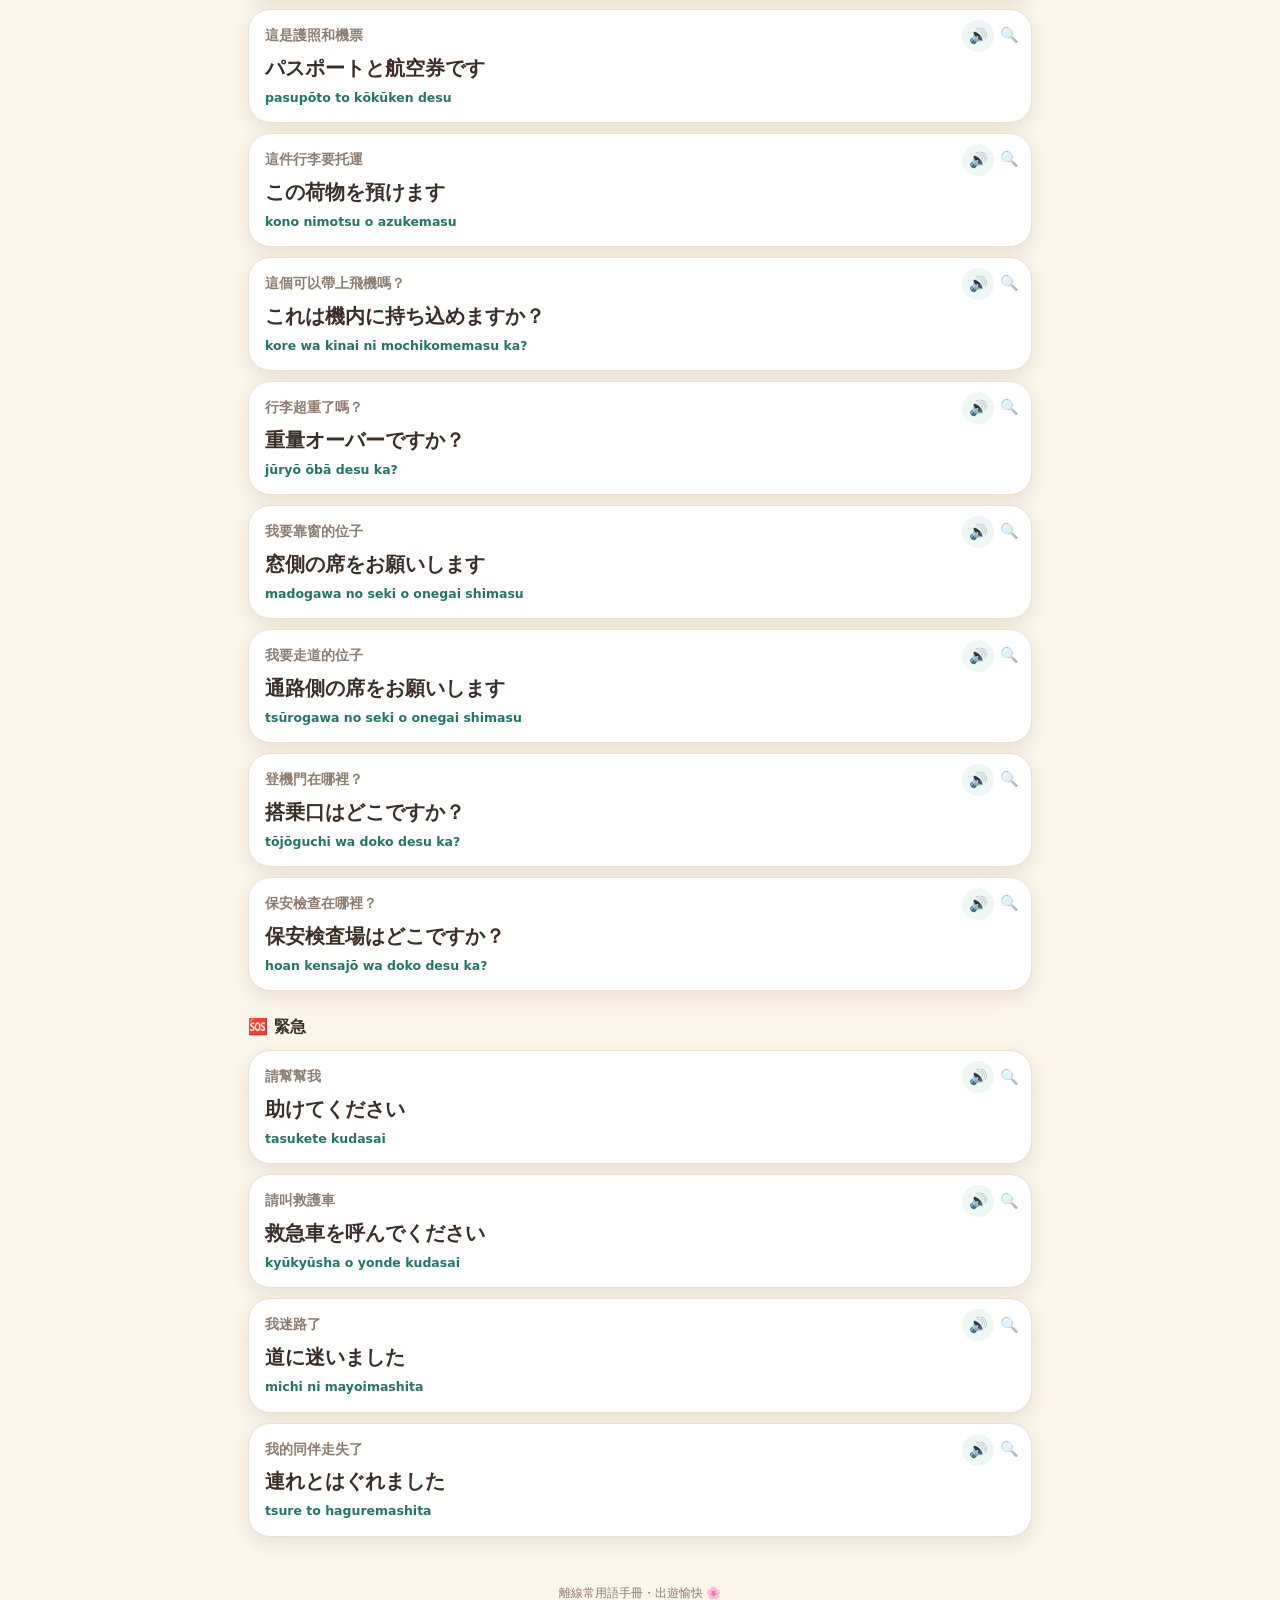
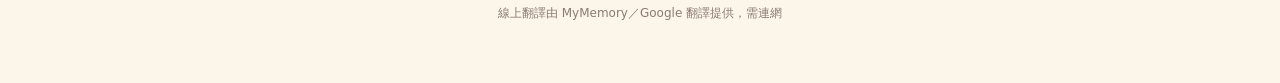
<file: translate.html>
<!doctype html>
<html lang="zh-Hant">
<head>
<meta charset="utf-8">
<meta name="viewport" content="width=device-width, initial-scale=1">
<title>中↔日 翻譯・常用語手冊</title>
<style>
:root{
  --bg:#fbf5ea; --ink:#3b2e28; --muted:#8c7c70;
  --primary:#e0603a; --primary-d:#c74a2b; --accent:#e8a53a; --teal:#2f8f7f; --teal-d:#237567;
  --card:#fff; --line:#ece0cf; --r:22px; --r-lg:30px; --pill:999px;
  --sh-1:0 6px 18px rgba(90,60,40,.10); --sh-2:0 16px 40px rgba(90,60,40,.20);
  --ease-bounce:cubic-bezier(.34,1.56,.64,1);
}
*{box-sizing:border-box;margin:0;padding:0}
body{font-family:system-ui,-apple-system,"Hiragino Sans","PingFang TC","Noto Sans TC","Microsoft JhengHei",sans-serif;
  background:var(--bg);color:var(--ink);line-height:1.7;-webkit-font-smoothing:antialiased}
.wrap{max-width:820px;margin:0 auto;padding:0 18px}
/* 頂列 */
.topbar{position:sticky;top:0;z-index:30;background:rgba(251,245,234,.9);backdrop-filter:blur(10px);
  border-bottom:1px solid var(--line)}
.topbar-in{max-width:820px;margin:0 auto;padding:12px 18px;display:flex;align-items:center;gap:12px}
.back{text-decoration:none;color:var(--ink);font-weight:800;font-size:14px;background:#fff;border:1px solid var(--line);
  border-radius:var(--pill);padding:8px 15px;transition:transform .25s var(--ease-bounce),box-shadow .25s}
.back:hover{transform:scale(1.05);box-shadow:var(--sh-1)}
body.embed .topbar{display:none}
.tt{font-weight:800;font-size:17px}
h2{font-size:22px;margin-bottom:4px}
.sec-tag{display:inline-block;font-size:12px;font-weight:800;color:var(--primary);background:#fbe6dd;
  padding:4px 12px;border-radius:var(--pill);margin-bottom:10px}
section{padding:26px 0}
section.sep{border-top:1px solid var(--line);margin-top:10px;padding-top:36px}
section.topsec{padding-top:34px}
.hint{font-size:12.5px;color:var(--muted);margin-top:4px}

/* 線上翻譯框 */
.tbox{background:var(--card);border:1px solid var(--line);border-radius:var(--r-lg);box-shadow:var(--sh-1);
  padding:20px;margin-top:14px}
.dir{display:flex;gap:8px;margin-bottom:12px}
.dir button{flex:1;border:2px solid var(--line);background:#fff;font:inherit;font-weight:800;font-size:14px;
  padding:10px;border-radius:var(--pill);cursor:pointer;color:var(--muted);
  transition:transform .25s var(--ease-bounce),background .25s,color .25s,border-color .25s}
.dir button:active{transform:scale(.94)}
.dir button.on{background:var(--teal);border-color:var(--teal);color:#fff}
textarea{width:100%;min-height:90px;border:1px solid var(--line);border-radius:var(--r);padding:14px;
  font:inherit;font-size:16px;resize:vertical;background:#fffdf9}
textarea:focus{outline:2px solid var(--accent);border-color:var(--accent)}
.input-wrap{position:relative}
.mic{position:absolute;top:10px;right:10px;border:none;background:#eef7f4;color:var(--teal-d);
  width:42px;height:42px;border-radius:50%;font-size:19px;cursor:pointer;display:flex;align-items:center;justify-content:center;
  transition:transform .2s var(--ease-bounce),background .2s}
.mic:hover{transform:scale(1.1)}
.mic:active{transform:scale(.9)}
.mic.rec{background:var(--primary);color:#fff;animation:pulse 1s infinite}
.mic.off{display:none}
@keyframes pulse{0%,100%{box-shadow:0 0 0 0 rgba(224,96,58,.5)}50%{box-shadow:0 0 0 9px rgba(224,96,58,0)}}
.trow{display:flex;gap:10px;margin-top:12px;flex-wrap:wrap}
.btn{border:none;font:inherit;font-weight:800;cursor:pointer;border-radius:var(--pill);padding:13px 22px;font-size:15px;
  color:#fff;background:linear-gradient(135deg,var(--primary),var(--accent));box-shadow:var(--sh-1);
  transition:transform .3s var(--ease-bounce),box-shadow .3s}
.btn:hover{transform:scale(1.05)}.btn:active{transform:scale(.93)}
.btn.ghost{background:#fff;color:var(--teal-d);border:1px solid #c9e8e0;box-shadow:none}
.result{margin-top:14px;background:#f2faf7;border:1px solid #cfe9e1;border-radius:var(--r);padding:16px;
  min-height:56px;font-size:19px;font-weight:700;white-space:pre-wrap;word-break:break-word}
.result.empty{color:var(--muted);font-weight:400;font-size:14px}
.result .ro{display:block;font-size:13px;color:var(--muted);font-weight:600;margin-top:6px}

/* 搜尋 */
.search{width:100%;border:1px solid var(--line);border-radius:var(--pill);padding:13px 18px;font:inherit;font-size:15px;
  background:#fff;margin-top:12px}
.search:focus{outline:2px solid var(--accent);border-color:var(--accent)}

/* 分類與句子 */
.cat{margin-top:22px}
.cat h3{font-size:16px;margin-bottom:10px;display:flex;align-items:center;gap:8px}
.phrase{background:var(--card);border:1px solid var(--line);border-radius:var(--r);box-shadow:var(--sh-1);
  padding:14px 16px;margin-bottom:10px;cursor:pointer;position:relative;
  transition:transform .3s var(--ease-bounce),box-shadow .3s}
.phrase:hover{transform:translateY(-3px);box-shadow:var(--sh-2)}
.phrase:active{transform:scale(.99)}
.phrase .zh{font-size:14px;color:var(--muted);font-weight:700}
.phrase .ja{font-size:20px;font-weight:800;margin-top:3px}
.phrase .ro{font-size:12.5px;color:var(--teal-d);font-weight:600;margin-top:2px}
.phrase{padding-right:64px}
.phrase .actions{position:absolute;top:10px;right:12px;display:flex;gap:6px;align-items:center}
.phrase .zoom{font-size:15px;opacity:.45}
.phrase .spk{border:none;background:#eef7f4;color:var(--teal-d);border-radius:var(--pill);
  width:32px;height:32px;font-size:15px;cursor:pointer;display:inline-flex;align-items:center;justify-content:center;
  transition:transform .2s var(--ease-bounce),background .2s}
.phrase .spk:hover{transform:scale(1.12);background:#d5efe8}
.phrase .spk:active{transform:scale(.88)}
.ovspk{margin-top:26px;border:none;background:var(--teal);color:#fff;font:inherit;font-weight:800;font-size:18px;
  border-radius:var(--pill);padding:12px 28px;cursor:pointer;transition:transform .25s var(--ease-bounce)}
.ovspk:active{transform:scale(.92)}
.nores{color:var(--muted);font-size:14px;padding:10px}

/* 放大給店員看 */
.overlay{position:fixed;inset:0;z-index:100;background:rgba(30,24,20,.85);display:none;
  flex-direction:column;align-items:center;justify-content:center;padding:24px;text-align:center;cursor:pointer}
.overlay.show{display:flex}
.overlay .ozh{color:#f0d9c8;font-size:18px;font-weight:700;margin-bottom:18px}
.overlay .oja{color:#fff;font-size:clamp(34px,9vw,64px);font-weight:900;line-height:1.25}
.overlay .oro{color:#e0b98a;font-size:clamp(15px,3.5vw,22px);font-weight:600;margin-top:16px}
.overlay .tip{color:#b9a99b;font-size:13px;margin-top:34px}
footer{text-align:center;padding:36px 18px 60px;color:var(--muted);font-size:12px}
</style>
</head>
<body>

<!-- 線上翻譯框 -->
<section class="wrap topsec">
  <span class="sec-tag">ONLINE・需連網</span>
  <h2>翻譯任意文字</h2>
  <p class="hint">有 wifi／網路時可翻譯任何句子；沒網路時請用下方「離線常用語手冊」。</p>
  <div class="tbox">
    <div class="dir" id="dir">
      <button data-dir="zh2ja" class="on">中文 → 日文</button>
      <button data-dir="ja2zh">日文 → 中文</button>
    </div>
    <div class="input-wrap">
      <textarea id="input" placeholder="在這裡輸入要翻譯的文字…"></textarea>
      <button class="mic" id="micBtn" title="語音輸入（依翻譯方向自動選語言）">🎤</button>
    </div>
    <div class="trow">
      <button class="btn" id="goBtn">翻譯</button>
      <button class="btn ghost" id="spkBtn">🔊 播放結果</button>
      <button class="btn ghost" id="gBtn">🌐 用 Google 翻譯開啟</button>
    </div>
    <div class="result empty" id="result">翻譯結果會顯示在這裡</div>
  </div>

  <div class="tbox" style="margin-top:14px">
    <div style="font-weight:800;font-size:16px">📷 拍照翻譯圖片上的日文</div>
    <p class="hint">看不懂招牌、菜單？拍下來或上傳照片，用 Google 翻譯認字翻譯。</p>
    <div class="trow">
      <button class="btn" id="camBtn">📷 開啟 Google 翻譯（拍照／上傳）</button>
    </div>
    <p class="hint">💡 <b>手機最推薦</b>：開「Google 翻譯」App → 相機，或「Google Lens」對準招牌即時翻譯；先在 App 內下載<b>日文離線包</b>，沒網路也能拍照翻譯。</p>
  </div>
</section>

<!-- 離線常用語手冊 -->
<section class="wrap sep">
  <span class="sec-tag">OFFLINE・免連網</span>
  <h2>常用語手冊</h2>
  <p class="hint">點任一句可「放大顯示日文」給店員看 🔍　右上放大鏡即是。</p>
  <input class="search" id="search" placeholder="🔍 搜尋（中文／日文／拼音，例如：過敏、刷卡、廁所）">
  <div id="book"></div>
</section>

<footer>離線常用語手冊・出遊愉快 🌸<br>線上翻譯由 MyMemory／Google 翻譯提供，需連網</footer>

<!-- 放大給店員看 -->
<div class="overlay" id="overlay">
  <div class="ozh" id="ovZh"></div>
  <div class="oja" id="ovJa"></div>
  <div class="oro" id="ovRo"></div>
  <button class="ovspk" id="ovSpk">🔊 播放日文</button>
  <div class="tip">（把螢幕轉給店員看・點空白處關閉）</div>
</div>

<script>
if(window.self!==window.top || new URLSearchParams(location.search).has('embed')) document.body.classList.add('embed');
/* ============ 離線常用語資料（中／日／羅馬拼音）============ */
const book = [
  {cat:'🙇 基本禮貌', items:[
    ['你好','こんにちは','konnichiwa'],
    ['謝謝','ありがとうございます','arigatō gozaimasu'],
    ['不好意思／請問','すみません','sumimasen'],
    ['對不起','ごめんなさい','gomennasai'],
    ['是／好的','はい','hai'],
    ['不是／不用了','いいえ','iie'],
    ['麻煩你了','お願いします','onegai shimasu'],
    ['我聽不懂日文','日本語がわかりません','nihongo ga wakarimasen'],
    ['會說英文嗎？','英語は話せますか？','eigo wa hanasemasu ka?'],
    ['請說慢一點','ゆっくり話してください','yukkuri hanashite kudasai'],
  ]},
  {cat:'🍜 餐廳・點餐', items:[
    ['三個人','三人です','san-nin desu'],
    ['我有訂位','予約しています','yoyaku shite imasu'],
    ['請給我菜單','メニューをください','menyū o kudasai'],
    ['有推薦的嗎？','おすすめは何ですか？','osusume wa nan desu ka?'],
    ['這個多少錢？','これはいくらですか？','kore wa ikura desu ka?'],
    ['請給我這個','これをください','kore o kudasai'],
    ['很好吃！','おいしいです！','oishii desu!'],
    ['麻煩結帳','お会計お願いします','okaikei onegai shimasu'],
    ['可以刷卡嗎？','カードは使えますか？','kādo wa tsukaemasu ka?'],
    ['只能付現嗎？','現金のみですか？','genkin nomi desu ka?'],
    ['可以分開付嗎？','別々で払えますか？','betsubetsu de haraemasu ka?'],
  ]},
  {cat:'⚠️ 忌口・過敏', items:[
    ['我對（食物）過敏','食物アレルギーがあります','shokumotsu arerugī ga arimasu'],
    ['我不能吃生的','生ものは食べられません','namamono wa taberaremasen'],
    ['請不要放芥末','わさび抜きでお願いします','wasabi nuki de onegai shimasu'],
    ['請不要太辣','辛くしないでください','karaku shinaide kudasai'],
    ['這裡面有什麼？','これには何が入っていますか？','kore ni wa nani ga haitte imasu ka?'],
  ]},
  {cat:'🛍️ 購物・退稅', items:[
    ['可以退稅嗎？','免税できますか？','menzei dekimasu ka?'],
    ['請給我收據','レシートをください','reshīto o kudasai'],
    ['有這個尺寸嗎？','このサイズはありますか？','kono saizu wa arimasu ka?'],
    ['可以試穿嗎？','試着できますか？','shichaku dekimasu ka?'],
    ['我只是看看','見ているだけです','mite iru dake desu'],
    ['請幫我裝袋','袋に入れてください','fukuro ni irete kudasai'],
  ]},
  {cat:'🧾 退稅櫃檯', items:[
    ['我要辦退稅','免税手続きをお願いします','menzei tetsuzuki o onegai shimasu'],
    ['這是我的護照','パスポートです','pasupōto desu'],
    ['退稅櫃檯在哪裡？','免税カウンターはどこですか？','menzei kauntā wa doko desu ka?'],
    ['這些一起退稅','これらをまとめて免税で','korera o matomete menzei de'],
    ['多少金額才能退稅？','いくらから免税ですか？','ikura kara menzei desu ka?'],
    ['是退現金還是刷卡折抵？','現金ですか、カード返金ですか？','genkin desu ka, kādo henkin desu ka?'],
    ['這個免稅袋可以打開嗎？','この免税の袋は開けてもいいですか？','kono menzei no fukuro wa akete mo ii desu ka?'],
  ]},
  {cat:'🏪 便利商店', items:[
    ['請幫我加熱','温めてください','atatamete kudasai'],
    ['請給我筷子','お箸をください','ohashi o kudasai'],
    ['請給我湯匙','スプーンをください','supūn o kudasai'],
    ['請給我袋子','袋をください','fukuro o kudasai'],
    ['不用袋子','袋はいりません','fukuro wa irimasen'],
    ['冷熱請分開裝','別々の袋にしてください','betsubetsu no fukuro ni shite kudasai'],
    ['可以用這個付款嗎？','これで払えますか？','kore de haraemasu ka?'],
    ['廁所可以借用嗎？','トイレを借りてもいいですか？','toire o karite mo ii desu ka?'],
    ['ATM 在哪裡？','ATMはどこですか？','ATM wa doko desu ka?'],
  ]},
  {cat:'💊 藥妝店', items:[
    ['有感冒藥嗎？','風邪薬はありますか？','kaze-gusuri wa arimasu ka?'],
    ['有止痛藥嗎？','痛み止めはありますか？','itamidome wa arimasu ka?'],
    ['有 OK 繃嗎？','絆創膏はありますか？','bansōkō wa arimasu ka?'],
    ['有痠痛貼布嗎？','湿布はありますか？','shippu wa arimasu ka?'],
    ['有眼藥水嗎？','目薬はありますか？','megusuri wa arimasu ka?'],
    ['有防曬乳嗎？','日焼け止めはありますか？','hiyakedome wa arimasu ka?'],
    ['我想找面膜','パックを探しています','pakku o sagashite imasu'],
    ['這個一天吃幾次？','これは一日何回飲みますか？','kore wa ichinichi nankai nomimasu ka?'],
    ['有長輩可以吃的嗎？','高齢者向けはありますか？','kōreisha muke wa arimasu ka?'],
    ['這個可以退稅嗎？','これは免税できますか？','kore wa menzei dekimasu ka?'],
  ]},
  {cat:'🚆 交通・問路', items:[
    ['車站在哪裡？','駅はどこですか？','eki wa doko desu ka?'],
    ['這班車到大阪嗎？','これは大阪に行きますか？','kore wa Ōsaka ni ikimasu ka?'],
    ['廁所在哪裡？','トイレはどこですか？','toire wa doko desu ka?'],
    ['計程車招呼站在哪？','タクシー乗り場はどこですか？','takushī noriba wa doko desu ka?'],
    ['請帶我到這個地址','この住所までお願いします','kono jūsho made onegai shimasu'],
    ['多少錢？（車資）','いくらですか？','ikura desu ka?'],
  ]},
  {cat:'🚕 計程車', items:[
    ['請幫我叫計程車','タクシーを呼んでください','takushī o yonde kudasai'],
    ['請到這個地址（給司機看手機）','この住所までお願いします','kono jūsho made onegai shimasu'],
    ['請到這家飯店','このホテルまでお願いします','kono hoteru made onegai shimasu'],
    ['請到最近的車站','一番近い駅までお願いします','ichiban chikai eki made onegai shimasu'],
    ['到那裡大概多少錢？','そこまでだいたいいくらですか？','soko made daitai ikura desu ka?'],
    ['大概要多久？','どのくらいかかりますか？','dono kurai kakarimasu ka?'],
    ['請開後車廂（放行李）','トランクを開けてください','toranku o akete kudasai'],
    ['請直走','まっすぐ行ってください','massugu itte kudasai'],
    ['請在下一個路口右轉','次の角を右に曲がってください','tsugi no kado o migi ni magatte kudasai'],
    ['請在下一個路口左轉','次の角を左に曲がってください','tsugi no kado o hidari ni magatte kudasai'],
    ['請在這裡停','ここで止めてください','koko de tomete kudasai'],
    ['這裡就可以了','ここで大丈夫です','koko de daijōbu desu'],
    ['可以刷卡嗎？','カードは使えますか？','kādo wa tsukaemasu ka?'],
    ['請給我收據','領収書をください','ryōshūsho o kudasai'],
    ['可以坐幾個人？','何人乗れますか？','nan-nin noremasu ka?'],
    ['麻煩開慢一點','ゆっくり運転してください','yukkuri unten shite kudasai'],
  ]},
  {cat:'🏨 住宿', items:[
    ['我要辦入住','チェックインお願いします','chekku in onegai shimasu'],
    ['我要退房','チェックアウトお願いします','chekku auto onegai shimasu'],
    ['可以寄放行李嗎？','荷物を預けられますか？','nimotsu o azukeraremasu ka?'],
    ['可以幫我叫計程車嗎？','タクシーを呼んでください','takushī o yonde kudasai'],
  ]},
  {cat:'🏥 身體不適・藥局', items:[
    ['我不太舒服','気分が悪いです','kibun ga warui desu'],
    ['我頭痛','頭が痛いです','atama ga itai desu'],
    ['我肚子痛','お腹が痛いです','onaka ga itai desu'],
    ['附近有藥局嗎？','近くに薬局はありますか？','chikaku ni yakkyoku wa arimasu ka?'],
    ['有腸胃藥嗎？','胃腸薬はありますか？','ichōyaku wa arimasu ka?'],
  ]},
  {cat:'🛫 機場報到', items:[
    ['這班飛機的報到櫃檯在哪？','この便のチェックインカウンターはどこですか？','kono bin no chekku-in kauntā wa doko desu ka?'],
    ['我要報到','チェックインお願いします','chekku in onegai shimasu'],
    ['這是護照和機票','パスポートと航空券です','pasupōto to kōkūken desu'],
    ['這件行李要托運','この荷物を預けます','kono nimotsu o azukemasu'],
    ['這個可以帶上飛機嗎？','これは機内に持ち込めますか？','kore wa kinai ni mochikomemasu ka?'],
    ['行李超重了嗎？','重量オーバーですか？','jūryō ōbā desu ka?'],
    ['我要靠窗的位子','窓側の席をお願いします','madogawa no seki o onegai shimasu'],
    ['我要走道的位子','通路側の席をお願いします','tsūrogawa no seki o onegai shimasu'],
    ['登機門在哪裡？','搭乗口はどこですか？','tōjōguchi wa doko desu ka?'],
    ['保安檢查在哪裡？','保安検査場はどこですか？','hoan kensajō wa doko desu ka?'],
  ]},
  {cat:'🆘 緊急', items:[
    ['請幫幫我','助けてください','tasukete kudasai'],
    ['請叫救護車','救急車を呼んでください','kyūkyūsha o yonde kudasai'],
    ['我迷路了','道に迷いました','michi ni mayoimashita'],
    ['我的同伴走失了','連れとはぐれました','tsure to haguremashita'],
  ]},
];

/* ============ 渲染手冊 ============ */
const bookEl = document.getElementById('book');
function render(filter=''){
  const f = filter.trim().toLowerCase();
  let html='', hit=0;
  book.forEach(g=>{
    const items = g.items.filter(it=> !f || (it[0]+it[1]+it[2]+g.cat).toLowerCase().includes(f));
    if(!items.length) return;
    hit += items.length;
    html += `<div class="cat"><h3>${g.cat}</h3>` + items.map(it=>`
      <div class="phrase" data-zh="${it[0]}" data-ja="${it[1]}" data-ro="${it[2]}">
        <div class="actions"><button class="spk" title="播放日文發音">🔊</button><span class="zoom">🔍</span></div>
        <div class="zh">${it[0]}</div><div class="ja">${it[1]}</div><div class="ro">${it[2]}</div>
      </div>`).join('') + `</div>`;
  });
  bookEl.innerHTML = hit ? html : `<div class="nores">找不到相符的句子，換個關鍵字試試 🙂</div>`;
}
render();
document.getElementById('search').addEventListener('input', e=>render(e.target.value));

/* ============ 語音播放（離線・使用裝置內建語音）============ */
function speak(text, lang){
  try{
    if(!('speechSynthesis' in window) || !text) return;
    window.speechSynthesis.cancel();
    const u=new SpeechSynthesisUtterance(text); u.lang=lang; u.rate=0.9;
    window.speechSynthesis.speak(u);
  }catch(e){}
}

/* ============ 放大給店員看 ＋ 手冊播放 ============ */
const overlay=document.getElementById('overlay');
bookEl.addEventListener('click', e=>{
  const p=e.target.closest('.phrase'); if(!p) return;
  if(e.target.closest('.spk')){ speak(p.dataset.ja,'ja-JP'); return; }  // 按喇叭：只播放，不放大
  document.getElementById('ovZh').textContent=p.dataset.zh;
  document.getElementById('ovJa').textContent=p.dataset.ja;
  document.getElementById('ovRo').textContent=p.dataset.ro;
  overlay.classList.add('show');
});
overlay.addEventListener('click',()=>overlay.classList.remove('show'));
document.getElementById('ovSpk').addEventListener('click',e=>{
  e.stopPropagation();  // 避免點播放就關閉放大畫面
  speak(document.getElementById('ovJa').textContent,'ja-JP');
});

/* ============ 線上翻譯 ============ */
let dir='zh2ja';
document.getElementById('dir').addEventListener('click',e=>{
  const b=e.target.closest('button'); if(!b) return;
  dir=b.dataset.dir;
  document.querySelectorAll('#dir button').forEach(x=>x.classList.remove('on')); b.classList.add('on');
});
const input=document.getElementById('input'), result=document.getElementById('result');
let lastResult='', lastLang='ja-JP';
function setResult(text, isEmpty=false){ result.className='result'+(isEmpty?' empty':''); result.innerHTML=text; }

document.getElementById('goBtn').addEventListener('click', async ()=>{
  const q=input.value.trim();
  if(!q){ setResult('請先輸入文字',true); return; }
  const pair = dir==='zh2ja' ? 'zh-CN|ja' : 'ja|zh-CN';
  setResult('翻譯中…',true); lastResult='';
  try{
    const url='https://api.mymemory.translated.net/get?q='+encodeURIComponent(q)+'&langpair='+pair;
    const r=await fetch(url); const d=await r.json();
    const t=d && d.responseData && d.responseData.translatedText;
    if(t){ setResult(t); lastResult=t; lastLang = dir==='zh2ja' ? 'ja-JP' : 'zh-TW'; } else { throw new Error('no result'); }
  }catch(err){
    setResult('⚠️ 線上翻譯失敗（可能沒有網路）。請改用上方「🌐 用 Google 翻譯開啟」，或查下方離線手冊。',true);
  }
});
document.getElementById('spkBtn').addEventListener('click', ()=>{
  if(lastResult) speak(lastResult, lastLang);
  else setResult('請先按「翻譯」取得結果再播放',true);
});

/* ============ 語音輸入（Web Speech API・依方向自動選語言）============ */
const micBtn=document.getElementById('micBtn');
const SR=window.SpeechRecognition||window.webkitSpeechRecognition;
let recog=null, listening=false;
if(!SR){ micBtn.classList.add('off'); }   // 瀏覽器不支援就隱藏麥克風鈕
else{
  micBtn.addEventListener('click', ()=>{
    if(listening){ recog && recog.stop(); return; }
    recog=new SR();
    recog.lang = dir==='zh2ja' ? 'zh-TW' : 'ja-JP';  // 中→日聽中文；日→中聽日文
    recog.interimResults=false; recog.maxAlternatives=1;
    recog.onresult=e=>{ const t=e.results[0][0].transcript; input.value=(input.value?input.value+' ':'')+t; };
    recog.onerror=e=>{ setResult('⚠️ 語音輸入失敗（需連網＋麥克風權限）：'+e.error,true); };
    recog.onend=()=>{ listening=false; micBtn.classList.remove('rec'); };
    try{ recog.start(); listening=true; micBtn.classList.add('rec'); }catch(err){}
  });
}
document.getElementById('camBtn').addEventListener('click', ()=>{
  // 開 Google 翻譯影像模式（日→中），可拍照或上傳圖片
  window.open('https://translate.google.com/?sl=ja&tl=zh-TW&op=images','_blank','noopener');
});
document.getElementById('gBtn').addEventListener('click', ()=>{
  const q=input.value.trim(); if(!q){ setResult('請先輸入文字',true); return; }
  const sl = dir==='zh2ja' ? 'zh-TW' : 'ja';
  const tl = dir==='zh2ja' ? 'ja' : 'zh-TW';
  const url=`https://translate.google.com/?sl=${sl}&tl=${tl}&op=translate&text=`+encodeURIComponent(q);
  window.open(url,'_blank','noopener');
});
</script>
</body>
</html>
</file>
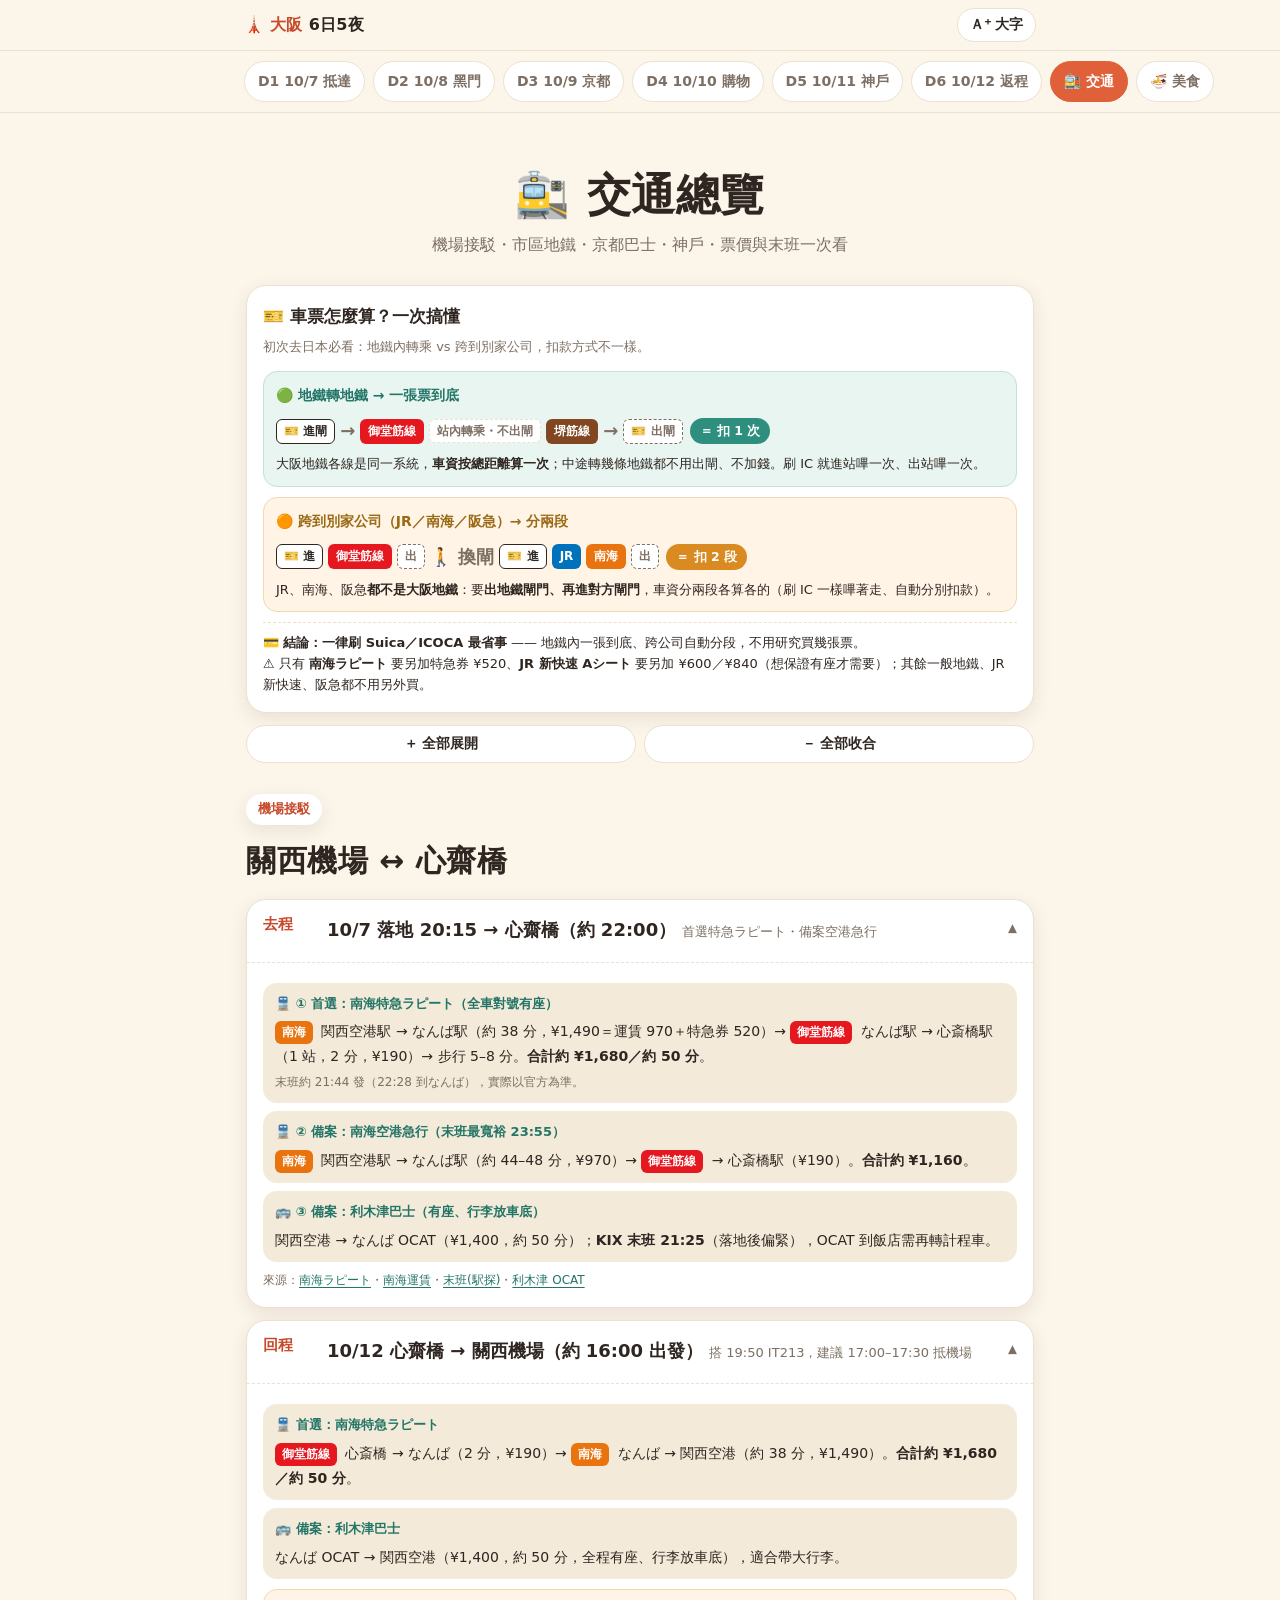
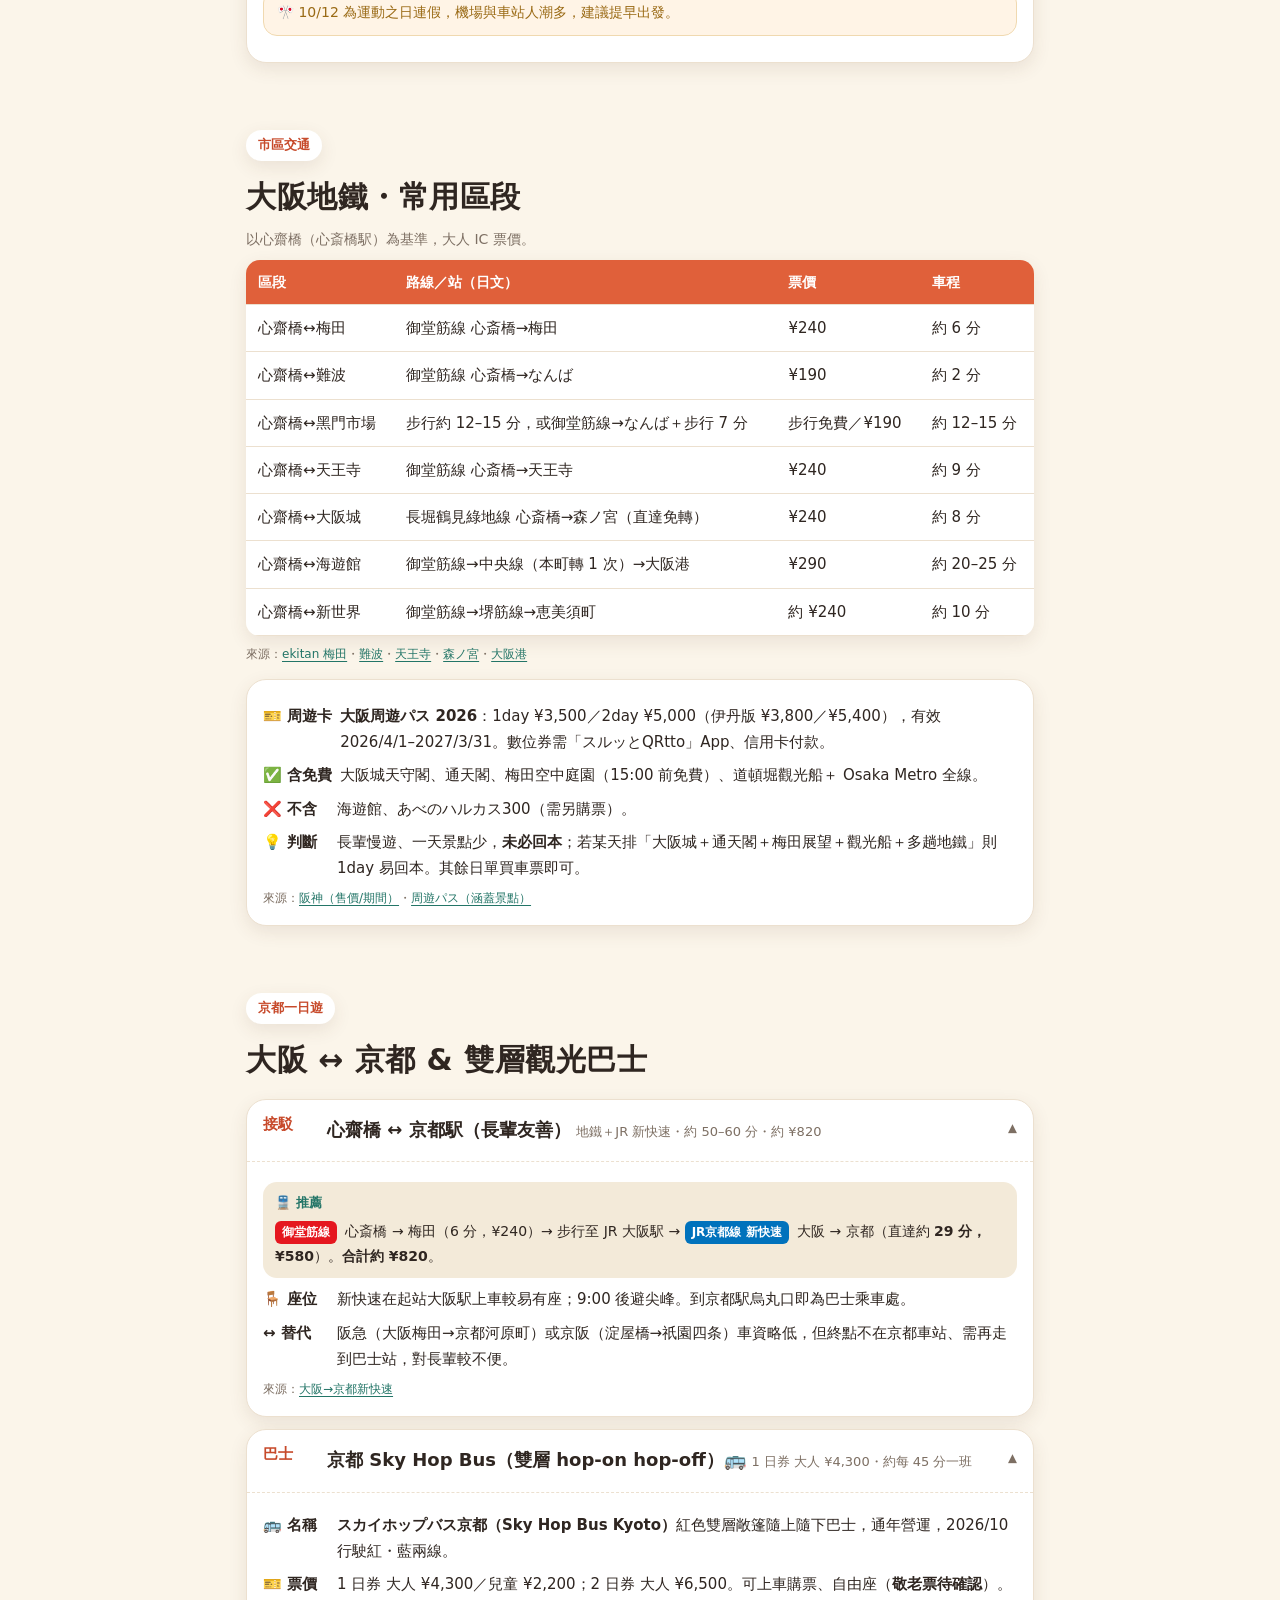
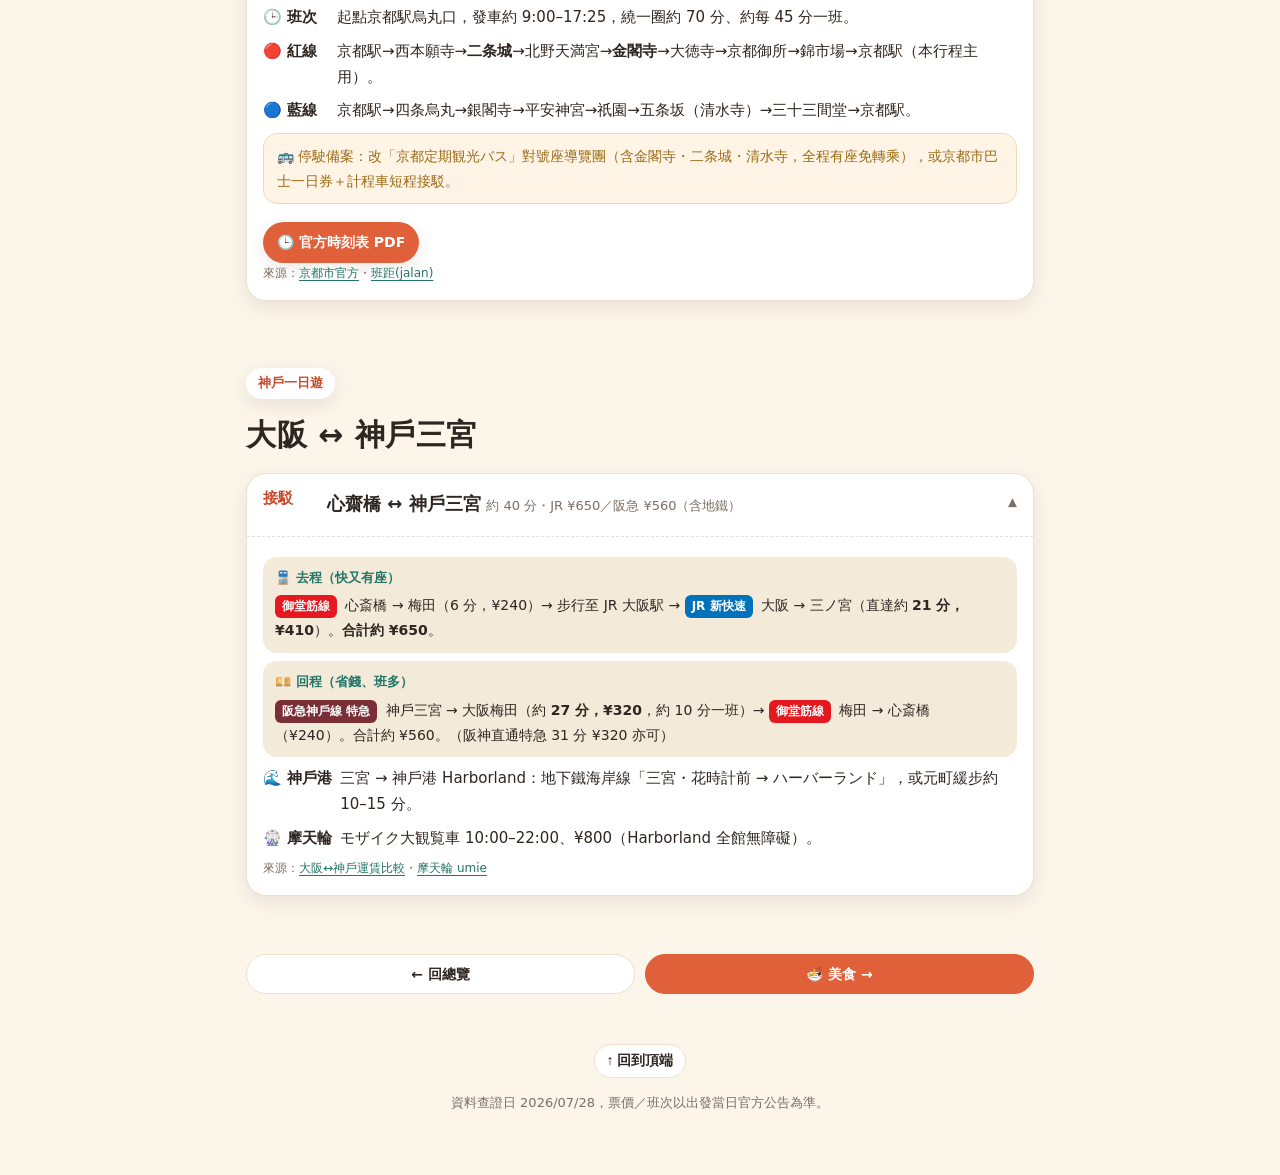
<file: transport.html>
<!doctype html>
<html lang="zh-Hant">
<head>
<meta charset="utf-8">
<meta name="viewport" content="width=device-width, initial-scale=1, viewport-fit=cover">
<title>交通總覽｜大阪 6 日 5 夜</title>
<link rel="manifest" href="manifest.webmanifest">
<meta name="theme-color" content="#e0603a">
<link rel="icon" href="icon.svg" type="image/svg+xml">
<link rel="stylesheet" href="assets/style.css">
</head>
<body>

<header class="topbar">
  <div class="topbar-in">
    <a class="brand" href="index.html">🗼 大阪 <b>6日5夜</b></a>
    <span class="spacer"></span>
    <button class="icon-btn" data-bigfont title="放大字體">Ａ⁺ 大字</button>
  </div>
</header>

<nav class="daynav"><div class="daynav-in">
  <a href="day1.html">D1 10/7 抵達</a>
  <a href="day2.html">D2 10/8 黑門</a>
  <a href="day3.html">D3 10/9 京都</a>
  <a href="day4.html">D4 10/10 購物</a>
  <a href="day5.html">D5 10/11 神戶</a>
  <a href="day6.html">D6 10/12 返程</a>
  <a href="transport.html" class="active">🚉 交通</a>
  <a href="food.html">🍜 美食</a>
</div></nav>

<div class="wrap">

  <section class="hero" style="padding-bottom:14px">
    <h1>🚉 交通總覽</h1>
    <div class="sub">機場接駁・市區地鐵・京都巴士・神戶・票價與末班一次看</div>
  </section>

  <!-- 🎫 車票圖解 -->
  <div class="fare-guide">
    <h3>🎫 車票怎麼算？一次搞懂</h3>
    <div class="fg-sub">初次去日本必看：地鐵內轉乘 vs 跨到別家公司，扣款方式不一樣。</div>

    <div class="fg-case ok">
      <div class="fg-h">🟢 地鐵轉地鐵 → 一張票到底</div>
      <div class="fg-flow">
        <span class="fg-gate">🎫 進閘</span>
        <span class="fg-arrow">→</span>
        <span class="fg-line" style="background:#e5171f">御堂筋線</span>
        <span class="fg-mid">站內轉乘・不出閘</span>
        <span class="fg-line" style="background:#814721">堺筋線</span>
        <span class="fg-arrow">→</span>
        <span class="fg-gate out">🎫 出閘</span>
        <span class="fg-tally">＝ 扣 1 次</span>
      </div>
      <div class="fg-note">大阪地鐵各線是同一系統，<b>車資按總距離算一次</b>；中途轉幾條地鐵都不用出閘、不加錢。刷 IC 就進站嗶一次、出站嗶一次。</div>
    </div>

    <div class="fg-case split">
      <div class="fg-h">🟠 跨到別家公司（JR／南海／阪急）→ 分兩段</div>
      <div class="fg-flow">
        <span class="fg-gate">🎫 進</span>
        <span class="fg-line" style="background:#e5171f">御堂筋線</span>
        <span class="fg-gate out">出</span>
        <span class="fg-arrow">🚶 換閘</span>
        <span class="fg-gate">🎫 進</span>
        <span class="fg-line" style="background:#0072bc">JR</span>
        <span class="fg-line" style="background:#e8730f">南海</span>
        <span class="fg-gate out">出</span>
        <span class="fg-tally">＝ 扣 2 段</span>
      </div>
      <div class="fg-note">JR、南海、阪急<b>都不是大阪地鐵</b>：要<b>出地鐵閘門、再進對方閘門</b>，車資分兩段各算各的（刷 IC 一樣嗶著走、自動分別扣款）。</div>
    </div>

    <div class="fg-foot">💳 <b>結論：一律刷 Suica／ICOCA 最省事</b> —— 地鐵內一張到底、跨公司自動分段，不用研究買幾張票。<br>⚠️ 只有 <b>南海ラピート</b> 要另加特急券 ¥520、<b>JR 新快速 Aシート</b> 要另加 ¥600／¥840（想保證有座才需要）；其餘一般地鐵、JR 新快速、阪急都不用另外買。</div>
  </div>

  <div class="bulk">
    <button data-bulk="open">＋ 全部展開</button>
    <button data-bulk="close">－ 全部收合</button>
  </div>

  <!-- 機場 -->
  <section class="block" id="airport">
    <span class="sec-tag">機場接駁</span>
    <h2>關西機場 ↔ 心齋橋</h2>

    <details class="stop" open>
      <summary>
        <span class="time">去程</span>
        <span class="head-main">
          <span class="name">10/7 落地 20:15 → 心齋橋（約 22:00）</span>
          <span class="quick">首選特急ラピート・備案空港急行</span>
        </span>
        <span class="chev">▾</span>
      </summary>
      <div class="detail"><div class="detail-in">
        <div class="trans">
          <div class="t-title">🚆 ① 首選：南海特急ラピート（全車對號有座）</div>
          <span class="line l-nankai">南海</span> 関西空港駅 → なんば駅（約 38 分，¥1,490＝運賃 970＋特急券 520）→
          <span class="line l-midosuji">御堂筋線</span> なんば駅 → 心斎橋駅（1 站，2 分，¥190）→ 步行 5–8 分。<b>合計約 ¥1,680／約 50 分</b>。<br>
          <span class="src">末班約 21:44 發（22:28 到なんば），實際以官方為準。</span>
        </div>
        <div class="trans">
          <div class="t-title">🚆 ② 備案：南海空港急行（末班最寬裕 23:55）</div>
          <span class="line l-nankai">南海</span> 関西空港駅 → なんば駅（約 44–48 分，¥970）→ <span class="line l-midosuji">御堂筋線</span> → 心斎橋駅（¥190）。<b>合計約 ¥1,160</b>。
        </div>
        <div class="trans">
          <div class="t-title">🚌 ③ 備案：利木津巴士（有座、行李放車底）</div>
          関西空港 → なんば OCAT（¥1,400，約 50 分）；<b>KIX 末班 21:25</b>（落地後偏緊），OCAT 到飯店需再轉計程車。
        </div>
        <div class="src">來源：<a target="_blank" rel="noopener" href="https://www.nankai.co.jp/traffic/express/rapit.html">南海ラピート</a>・<a target="_blank" rel="noopener" href="https://www.nankai.co.jp/traffic/station/kansaiairport.html">南海運賃</a>・<a target="_blank" rel="noopener" href="https://ekitan.com/transit/last/sf-5130/st-5728">末班(駅探)</a>・<a target="_blank" rel="noopener" href="https://www.kate.co.jp/timetable/detail/OC">利木津 OCAT</a></div>
      </div></div>
    </details>

    <details class="stop" open>
      <summary>
        <span class="time">回程</span>
        <span class="head-main">
          <span class="name">10/12 心齋橋 → 關西機場（約 16:00 出發）</span>
          <span class="quick">搭 19:50 IT213，建議 17:00–17:30 抵機場</span>
        </span>
        <span class="chev">▾</span>
      </summary>
      <div class="detail"><div class="detail-in">
        <div class="trans">
          <div class="t-title">🚆 首選：南海特急ラピート</div>
          <span class="line l-midosuji">御堂筋線</span> 心斎橋 → なんば（2 分，¥190）→ <span class="line l-nankai">南海</span> なんば → 関西空港（約 38 分，¥1,490）。<b>合計約 ¥1,680／約 50 分</b>。
        </div>
        <div class="trans">
          <div class="t-title">🚌 備案：利木津巴士</div>
          なんば OCAT → 関西空港（¥1,400，約 50 分，全程有座、行李放車底），適合帶大行李。
        </div>
        <div class="note warn">🎌 10/12 為運動之日連假，機場與車站人潮多，建議提早出發。</div>
      </div></div>
    </details>
  </section>

  <!-- 市區地鐵 -->
  <section class="block" id="metro">
    <span class="sec-tag">市區交通</span>
    <h2>大阪地鐵・常用區段</h2>
    <p style="color:var(--muted);font-size:14px;margin-bottom:8px">以心齋橋（心斎橋駅）為基準，大人 IC 票價。</p>
    <table class="matrix">
      <tr><th>區段</th><th>路線／站（日文）</th><th>票價</th><th>車程</th></tr>
      <tr><td class="d">心齋橋↔梅田</td><td>御堂筋線 心斎橋→梅田</td><td>¥240</td><td>約 6 分</td></tr>
      <tr><td class="d">心齋橋↔難波</td><td>御堂筋線 心斎橋→なんば</td><td>¥190</td><td>約 2 分</td></tr>
      <tr><td class="d">心齋橋↔黑門市場</td><td>步行約 12–15 分，或御堂筋線→なんば＋步行 7 分</td><td>步行免費／¥190</td><td>約 12–15 分</td></tr>
      <tr><td class="d">心齋橋↔天王寺</td><td>御堂筋線 心斎橋→天王寺</td><td>¥240</td><td>約 9 分</td></tr>
      <tr><td class="d">心齋橋↔大阪城</td><td>長堀鶴見綠地線 心斎橋→森ノ宮（直達免轉）</td><td>¥240</td><td>約 8 分</td></tr>
      <tr><td class="d">心齋橋↔海遊館</td><td>御堂筋線→中央線（本町轉 1 次）→大阪港</td><td>¥290</td><td>約 20–25 分</td></tr>
      <tr><td class="d">心齋橋↔新世界</td><td>御堂筋線→堺筋線→恵美須町</td><td>約 ¥240</td><td>約 10 分</td></tr>
    </table>
    <div class="src" style="margin-top:8px">來源：<a target="_blank" rel="noopener" href="https://ekitan.com/transit/fare/sf-5436/st-4960">ekitan 梅田</a>・<a target="_blank" rel="noopener" href="https://ekitan.com/transit/fare/sf-5436/st-5727">難波</a>・<a target="_blank" rel="noopener" href="https://ekitan.com/transit/fare/sf-5638/st-5436">天王寺</a>・<a target="_blank" rel="noopener" href="https://ekitan.com/transit/route/sf-5436/st-6090">森ノ宮</a>・<a target="_blank" rel="noopener" href="https://www.jorudan.co.jp/norikae/route/%E5%BF%83%E6%96%8E%E6%A9%8B_%E5%A4%A7%E9%98%AA%E6%B8%AF.html">大阪港</a></div>

    <div class="card" style="margin-top:14px">
      <div class="info"><span class="k">🎫 周遊卡</span><span class="v"><b>大阪周遊パス 2026</b>：1day ¥3,500／2day ¥5,000（伊丹版 ¥3,800／¥5,400），有效 2026/4/1–2027/3/31。數位券需「スルッとQRtto」App、信用卡付款。</span></div>
      <div class="info"><span class="k">✅ 含免費</span><span class="v">大阪城天守閣、通天閣、梅田空中庭園（15:00 前免費）、道頓堀觀光船＋ Osaka Metro 全線。</span></div>
      <div class="info"><span class="k">❌ 不含</span><span class="v">海遊館、あべのハルカス300（需另購票）。</span></div>
      <div class="info"><span class="k">💡 判斷</span><span class="v">長輩慢遊、一天景點少，<b>未必回本</b>；若某天排「大阪城＋通天閣＋梅田展望＋觀光船＋多趟地鐵」則 1day 易回本。其餘日單買車票即可。</span></div>
      <div class="src">來源：<a target="_blank" rel="noopener" href="https://www.hanshin.co.jp/ticket/otoku/detail/004415.html">阪神（售價/期間）</a>・<a target="_blank" rel="noopener" href="https://osaka-amazing-pass.com/service_free.html">周遊パス（涵蓋景點）</a></div>
    </div>
  </section>

  <!-- 京都 -->
  <section class="block" id="kyoto">
    <span class="sec-tag">京都一日遊</span>
    <h2>大阪 ↔ 京都 & 雙層觀光巴士</h2>

    <details class="stop" open>
      <summary>
        <span class="time">接駁</span>
        <span class="head-main">
          <span class="name">心齋橋 ↔ 京都駅（長輩友善）</span>
          <span class="quick">地鐵＋JR 新快速・約 50–60 分・約 ¥820</span>
        </span>
        <span class="chev">▾</span>
      </summary>
      <div class="detail"><div class="detail-in">
        <div class="trans">
          <div class="t-title">🚆 推薦</div>
          <span class="line l-midosuji">御堂筋線</span> 心斎橋 → 梅田（6 分，¥240）→ 步行至 JR 大阪駅 →
          <span class="line l-jr">JR京都線 新快速</span> 大阪 → 京都（直達約 <b>29 分，¥580</b>）。<b>合計約 ¥820</b>。
        </div>
        <div class="info"><span class="k">🪑 座位</span><span class="v">新快速在起站大阪駅上車較易有座；9:00 後避尖峰。到京都駅烏丸口即為巴士乘車處。</span></div>
        <div class="info"><span class="k">↔️ 替代</span><span class="v">阪急（大阪梅田→京都河原町）或京阪（淀屋橋→祇園四条）車資略低，但終點不在京都車站、需再走到巴士站，對長輩較不便。</span></div>
        <div class="src">來源：<a target="_blank" rel="noopener" href="https://kyoto-rys.com/access/osaka/">大阪→京都新快速</a></div>
      </div></div>
    </details>

    <details class="stop" open>
      <summary>
        <span class="time">巴士</span>
        <span class="head-main">
          <span class="name">京都 Sky Hop Bus（雙層 hop-on hop-off）🚌</span>
          <span class="quick">1 日券 大人 ¥4,300・約每 45 分一班</span>
        </span>
        <span class="chev">▾</span>
      </summary>
      <div class="detail"><div class="detail-in">
        <div class="info"><span class="k">🚌 名稱</span><span class="v"><b>スカイホップバス京都（Sky Hop Bus Kyoto）</b>紅色雙層敞篷隨上隨下巴士，通年營運，2026/10 行駛紅・藍兩線。</span></div>
        <div class="info"><span class="k">🎫 票價</span><span class="v">1 日券 大人 ¥4,300／兒童 ¥2,200；2 日券 大人 ¥6,500。可上車購票、自由座（<b>敬老票待確認</b>）。</span></div>
        <div class="info"><span class="k">🕒 班次</span><span class="v">起點京都駅烏丸口，發車約 9:00–17:25，繞一圈約 70 分、約每 45 分一班。</span></div>
        <div class="info"><span class="k">🔴 紅線</span><span class="v">京都駅→西本願寺→<b>二条城</b>→北野天満宮→<b>金閣寺</b>→大徳寺→京都御所→錦市場→京都駅（本行程主用）。</span></div>
        <div class="info"><span class="k">🔵 藍線</span><span class="v">京都駅→四条烏丸→銀閣寺→平安神宮→祇園→五条坂（清水寺）→三十三間堂→京都駅。</span></div>
        <div class="note warn">🚌 停駛備案：改「京都定期観光バス」對號座導覽團（含金閣寺・二条城・清水寺，全程有座免轉乘），或京都市巴士一日券＋計程車短程接駁。</div>
        <a class="map-btn" target="_blank" rel="noopener" href="https://skyhopbus.com/kyoto/ja/timetable">🕒 官方時刻表 PDF</a>
        <div class="src">來源：<a target="_blank" rel="noopener" href="https://ja.kyoto.travel/tourism/single01.php?category_id=2&tourism_id=2893">京都市官方</a>・<a target="_blank" rel="noopener" href="https://www.jalan.net/kankou/spt_guide000000210735/">班距(jalan)</a></div>
      </div></div>
    </details>
  </section>

  <!-- 神戶 -->
  <section class="block" id="kobe">
    <span class="sec-tag">神戶一日遊</span>
    <h2>大阪 ↔ 神戶三宮</h2>
    <details class="stop" open>
      <summary>
        <span class="time">接駁</span>
        <span class="head-main">
          <span class="name">心齋橋 ↔ 神戶三宮</span>
          <span class="quick">約 40 分・JR ¥650／阪急 ¥560（含地鐵）</span>
        </span>
        <span class="chev">▾</span>
      </summary>
      <div class="detail"><div class="detail-in">
        <div class="trans">
          <div class="t-title">🚆 去程（快又有座）</div>
          <span class="line l-midosuji">御堂筋線</span> 心斎橋 → 梅田（6 分，¥240）→ 步行至 JR 大阪駅 →
          <span class="line l-jr">JR 新快速</span> 大阪 → 三ノ宮（直達約 <b>21 分，¥410</b>）。<b>合計約 ¥650</b>。
        </div>
        <div class="trans">
          <div class="t-title">💴 回程（省錢、班多）</div>
          <span class="line l-hankyu">阪急神戶線 特急</span> 神戶三宮 → 大阪梅田（約 <b>27 分，¥320</b>，約 10 分一班）→ <span class="line l-midosuji">御堂筋線</span> 梅田 → 心斎橋（¥240）。合計約 ¥560。（阪神直通特急 31 分 ¥320 亦可）
        </div>
        <div class="info"><span class="k">🌊 神戶港</span><span class="v">三宮 → 神戶港 Harborland：地下鐵海岸線「三宮・花時計前 → ハーバーランド」，或元町緩步約 10–15 分。</span></div>
        <div class="info"><span class="k">🎡 摩天輪</span><span class="v">モザイク大観覧車 10:00–22:00、¥800（Harborland 全館無障礙）。</span></div>
        <div class="src">來源：<a target="_blank" rel="noopener" href="https://kansai-norikae.com/osaka-kobe-train/">大阪↔神戶運賃比較</a>・<a target="_blank" rel="noopener" href="https://umie.jp/features/mosaickanransya">摩天輪 umie</a></div>
      </div></div>
    </details>
  </section>

  <nav style="display:flex;gap:10px;margin:20px 0">
    <a class="icon-btn" href="index.html" style="flex:1;justify-content:center">← 回總覽</a>
    <a class="icon-btn" href="food.html" style="flex:1;justify-content:center;background:var(--primary);color:#fff;border-color:var(--primary)">🍜 美食 →</a>
  </nav>

</div>

<footer>
  <div class="backtop"><button class="icon-btn" data-top>↑ 回到頂端</button></div>
  資料查證日 2026/07/28，票價／班次以出發當日官方公告為準。
</footer>

<script src="assets/app.js"></script>
<script>if('serviceWorker' in navigator){navigator.serviceWorker.register('sw.js').catch(function(){});}</script>
</body>
</html>
</file>
<file: assets/style.css>
/* ============================================================
   大阪 6 日 5 夜導覽網站 — 共用樣式
   手機優先、長輩易讀（大字、高對比）、可折疊、離線友善
   ============================================================ */

:root{
  --bg:#fbf5ea; --bg-soft:#f3ead9;
  --ink:#2f2621; --muted:#7d6f63;
  --primary:#e0603a; --primary-d:#c74a2b;
  --accent:#e8a53a; --teal:#2f8f7f; --teal-d:#237567;
  --card:#ffffff; --line:#ece0cf;
  --ok:#2f8f7f; --warn:#d98a20; --rain:#3f7fb0;
  --r-sm:14px; --r:20px; --r-lg:28px; --pill:999px;
  --sh-1:0 6px 18px rgba(90,60,40,.10);
  --sh-2:0 16px 40px rgba(90,60,40,.18);
  --ease:cubic-bezier(.22,1,.36,1);
  --maxw:820px;
  /* 長輩版基準字級：偏大 */
  --fs-base:18px;
}
*{box-sizing:border-box;margin:0;padding:0}
html{scroll-behavior:smooth;-webkit-text-size-adjust:100%}
body{
  font-family:system-ui,-apple-system,"Hiragino Sans","PingFang TC","Noto Sans TC","Microsoft JhengHei",sans-serif;
  color:var(--ink); line-height:1.75; background:var(--bg);
  font-size:var(--fs-base);
  overflow-x:hidden; -webkit-font-smoothing:antialiased;
}
img{max-width:100%;display:block}
a{color:var(--primary-d);text-underline-offset:3px}

/* 大字模式（body.big） */
body.big{--fs-base:21px}

.wrap{max-width:var(--maxw);margin:0 auto;padding:0 16px;position:relative;z-index:1}

/* ---------- 頂部列 ---------- */
.topbar{position:sticky;top:0;z-index:60;background:rgba(251,245,234,.92);
  backdrop-filter:blur(10px);border-bottom:1px solid var(--line)}
.topbar-in{max-width:var(--maxw);margin:0 auto;padding:8px 14px;
  display:flex;align-items:center;gap:10px}
.brand{font-weight:800;font-size:16px;color:var(--primary-d);white-space:nowrap;
  text-decoration:none;letter-spacing:.3px}
.brand b{color:var(--ink)}
.topbar .spacer{flex:1}
.icon-btn{border:1px solid var(--line);background:#fff;border-radius:var(--pill);
  padding:7px 12px;font-size:14px;font-weight:700;color:var(--ink);cursor:pointer;
  display:inline-flex;align-items:center;gap:5px;text-decoration:none}
.icon-btn:active{transform:scale(.96)}

/* 日別分頁導覽（橫向捲動） */
.daynav{position:sticky;top:49px;z-index:55;background:rgba(251,245,234,.92);
  backdrop-filter:blur(8px);border-bottom:1px solid var(--line);
  overflow-x:auto;-webkit-overflow-scrolling:touch;scrollbar-width:none}
.daynav::-webkit-scrollbar{display:none}
.daynav-in{display:flex;gap:8px;padding:10px 14px;max-width:var(--maxw);margin:0 auto;width:max-content}
.daynav a{flex:0 0 auto;text-decoration:none;font-weight:700;font-size:14px;
  color:var(--muted);background:#fff;border:1px solid var(--line);
  padding:7px 13px;border-radius:var(--pill);white-space:nowrap}
.daynav a.active{color:#fff;background:var(--primary);border-color:var(--primary)}

/* ---------- Hero ---------- */
.hero{position:relative;padding:38px 0 30px;text-align:center}
.hero h1{font-size:clamp(28px,7vw,44px);line-height:1.2;letter-spacing:.5px}
.hero .sub{color:var(--muted);margin-top:10px;font-size:16px}
.hero .chips{display:flex;flex-wrap:wrap;gap:8px;justify-content:center;margin-top:16px}
.chip{background:#fff;border:1px solid var(--line);border-radius:var(--pill);
  padding:6px 13px;font-size:13px;font-weight:700;color:var(--ink);box-shadow:var(--sh-1)}
.chip.p{color:#fff;background:var(--primary);border-color:var(--primary)}

/* ---------- 通用卡片/區塊 ---------- */
section.block{padding:26px 0}
.sec-tag{display:inline-block;font-size:13px;font-weight:800;color:var(--primary-d);
  background:#fff;padding:4px 12px;border-radius:var(--pill);margin-bottom:10px;box-shadow:var(--sh-1)}
h2{font-size:clamp(22px,5vw,30px);letter-spacing:.5px;margin-bottom:4px}
.card{background:var(--card);border:1px solid var(--line);border-radius:var(--r);
  box-shadow:var(--sh-1);padding:16px;margin:12px 0}

/* 日別卡（首頁） */
.daycard{display:block;text-decoration:none;color:inherit;background:var(--card);
  border:1px solid var(--line);border-radius:var(--r-lg);overflow:hidden;
  box-shadow:var(--sh-1);margin:14px 0;transition:transform .2s var(--ease),box-shadow .2s}
.daycard:active{transform:scale(.99)}
.daycard .ph{height:120px;background-size:cover;background-position:center;position:relative}
.daycard .ph::after{content:"";position:absolute;inset:0;
  background:linear-gradient(180deg,rgba(0,0,0,0) 40%,rgba(0,0,0,.45))}
.daycard .ph .lab{position:absolute;left:14px;bottom:10px;color:#fff;z-index:1;
  font-weight:800;font-size:20px;text-shadow:0 2px 8px rgba(0,0,0,.5)}
.daycard .body{padding:12px 15px}
.daycard .date{color:var(--primary-d);font-weight:800;font-size:14px}
.daycard .title{font-size:19px;font-weight:800;margin:2px 0 6px}
.daycard .meta{color:var(--muted);font-size:14px}
.daycard .tags{display:flex;flex-wrap:wrap;gap:6px;margin-top:8px}
.tag{font-size:12px;font-weight:700;padding:3px 9px;border-radius:var(--pill);
  background:var(--bg-soft);color:var(--ink)}
.tag.food{background:#fbe6d8;color:var(--primary-d)}
.tag.rain{background:#e0eef7;color:var(--rain)}
.tag.cn{background:#e6f2ef;color:var(--teal-d)}

/* 中文友善標記 */
.cn{display:inline-block;font-size:12px;font-weight:800;padding:2px 9px;border-radius:var(--pill);
  background:#e6f2ef;color:var(--teal-d);border:1px solid #cfe6df;vertical-align:middle;margin-left:4px}
.meal .cn{margin-left:0;margin-top:4px}

/* ---------- 時間軸行程項（可折疊） ---------- */
.timeline{position:relative;margin:8px 0}
.stop{background:var(--card);border:1px solid var(--line);border-radius:var(--r);
  box-shadow:var(--sh-1);margin:12px 0;overflow:hidden}
.stop > summary{list-style:none;cursor:pointer;padding:14px 16px;
  display:flex;gap:12px;align-items:flex-start;position:relative}
.stop > summary::-webkit-details-marker{display:none}
.stop .time{flex:0 0 auto;font-weight:800;color:var(--primary-d);font-size:15px;
  min-width:52px;line-height:1.4}
.stop .head-main{flex:1;min-width:0}
.stop .name{font-size:18px;font-weight:800;line-height:1.35}
.stop .jp{color:var(--muted);font-size:13px;font-weight:600}
.stop .quick{color:var(--muted);font-size:13px;margin-top:3px}
.stop .chev{flex:0 0 auto;color:var(--muted);transition:transform .25s var(--ease);font-size:18px}
.stop[open] .chev{transform:rotate(180deg)}
.stop .detail{padding:0 16px 16px;border-top:1px dashed var(--line);margin-top:2px}
.stop .detail-in{padding-top:12px}

/* 資訊列 */
.info{display:flex;gap:8px;margin:7px 0;font-size:15px;align-items:flex-start}
.info .k{flex:0 0 auto;font-weight:800;color:var(--ink);min-width:66px}
.info .v{flex:1;min-width:0}
.badge{display:inline-block;font-size:12px;font-weight:800;padding:2px 9px;
  border-radius:var(--pill);vertical-align:middle}
.badge.stay{background:var(--bg-soft);color:var(--ink)}
.badge.dur{background:#e6f2ef;color:var(--teal-d)}

/* 交通段 */
.trans{background:var(--bg-soft);border-radius:var(--r-sm);padding:10px 12px;margin:8px 0;font-size:14px}
.trans .t-title{font-weight:800;color:var(--teal-d);font-size:13px;margin-bottom:4px;
  display:flex;align-items:center;gap:6px}
.trans .line{display:inline-block;font-weight:800;color:#fff;background:var(--teal);
  border-radius:6px;padding:1px 7px;font-size:12px;margin-right:4px}
/* 各路線官方代表色（大阪地鐵為官方色；私鐵/JR 為品牌色）*/
.trans .line.l-midosuji{background:#e5171f}    /* 御堂筋線・紅 M */
.trans .line.l-sakaisuji{background:#814721}   /* 堺筋線・棕 K */
.trans .line.l-sennichimae{background:#e44d93} /* 千日前線・桃紅 S */
.trans .line.l-chuo{background:#019a66}        /* 中央線・綠 C */
.trans .line.l-nagahori{background:#7a9e2e}    /* 長堀鶴見綠地線・黃綠 N */
.trans .line.l-kobe-kaigan{background:#1e5c9e} /* 神戶海岸線・藍 */
.trans .line.l-jr{background:#0072bc}          /* JR 西日本・藍 */
.trans .line.l-nankai{background:#e8730f}      /* 南海電鐵・橘 */
.trans .line.l-hankyu{background:#7a2e36}      /* 阪急・栗紅 maroon */

/* 🎫 車票圖解（地鐵一張票到底 / 跨公司分段）*/
.fare-guide{background:var(--card);border:1px solid var(--line);border-radius:var(--r);
  box-shadow:var(--sh-1);padding:16px;margin:12px 0}
.fare-guide h3{margin:0 0 4px;font-size:17px}
.fare-guide .fg-sub{color:var(--muted);font-size:13px;margin-bottom:12px}
.fg-case{border-radius:var(--r-sm);padding:11px 12px;margin:10px 0;border:1px solid var(--line)}
.fg-case.ok{background:#e9f5f1;border-color:#bfe3d8}
.fg-case.split{background:#fff4e6;border-color:#f0d9b0}
.fg-case .fg-h{font-weight:800;font-size:14px;margin-bottom:8px}
.fg-case.ok .fg-h{color:var(--teal-d)}
.fg-case.split .fg-h{color:#9a6a15}
.fg-flow{display:flex;flex-wrap:wrap;align-items:center;gap:6px 5px;margin-bottom:7px}
.fg-flow .fg-line{display:inline-block;font-weight:800;color:#fff;border-radius:6px;
  padding:2px 8px;font-size:12px}
.fg-gate{display:inline-flex;align-items:center;gap:3px;font-weight:800;font-size:12px;
  background:#fff;border:1.5px solid var(--ink);border-radius:6px;padding:1px 7px;color:var(--ink)}
.fg-gate.out{border-style:dashed;color:var(--muted);border-color:var(--muted)}
.fg-arrow{color:var(--muted);font-weight:800}
.fg-mid{background:#fff;border:1px dashed var(--line);border-radius:6px;padding:1px 7px;
  font-size:11.5px;color:var(--muted);font-weight:700}
.fg-tally{display:inline-block;font-weight:800;font-size:12.5px;border-radius:var(--pill);
  padding:2px 10px;margin-left:2px}
.fg-case.ok .fg-tally{background:var(--ok);color:#fff}
.fg-case.split .fg-tally{background:var(--warn);color:#fff}
.fg-case .fg-note{font-size:13px;line-height:1.6;color:var(--ink)}
.fare-guide .fg-foot{font-size:13px;line-height:1.6;color:var(--ink);margin-top:10px;
  padding-top:10px;border-top:1px dashed var(--line)}

/* 雨天備案 */
.rain-box{background:#eaf3fa;border:1px solid #cfe4f2;border-radius:var(--r-sm);
  padding:10px 12px;margin:8px 0;font-size:14px;color:#2b5e80}
.rain-box b{color:var(--rain)}

/* 已訂位確認框 */
.booked{background:#e9f5f1;border:1px solid #bfe3d8;border-left:4px solid var(--ok);
  border-radius:var(--r-sm);padding:10px 13px;margin:8px 0;font-size:14px;color:#1f5f52;line-height:1.7}
.booked .bk-h{font-weight:800;color:var(--teal-d);font-size:14px;display:block;margin-bottom:2px}
.booked .bk-code{font-weight:800;letter-spacing:.5px;background:#fff;border:1px solid #bfe3d8;
  border-radius:8px;padding:1px 7px}
/* 已訂位小標籤（放 summary 快覽列） */
.bk-tag{display:inline-block;background:var(--ok);color:#fff;font-weight:800;font-size:12px;
  border-radius:var(--pill);padding:2px 9px;margin-left:6px;white-space:nowrap}

/* 餐廳卡 */
.meal{border-left:4px solid var(--accent);background:#fffdf8;border-radius:var(--r-sm);
  padding:11px 13px;margin:8px 0;font-size:15px}
.meal .m-type{font-weight:800;color:var(--primary-d);font-size:13px}
.meal .m-name{font-weight:800;font-size:16px;margin:1px 0}
.meal .m-jp{color:var(--muted);font-size:13px}
.meal .m-row{color:var(--muted);font-size:14px;margin-top:3px}

/* 地圖/導航按鈕 */
.map-btn{display:inline-flex;align-items:center;gap:6px;text-decoration:none;
  background:var(--primary);color:#fff;font-weight:800;font-size:14px;
  padding:8px 14px;border-radius:var(--pill);margin-top:8px;box-shadow:var(--sh-1)}
.map-btn:active{transform:scale(.97)}
.src{font-size:12px;color:var(--muted)}
.src a{color:var(--teal-d)}

/* 四類餐飲對照表 */
.matrix{width:100%;border-collapse:collapse;font-size:15px;overflow:hidden;
  border-radius:var(--r-sm);box-shadow:var(--sh-1)}
.matrix th,.matrix td{padding:10px 12px;text-align:left;border-bottom:1px solid var(--line);background:#fff}
.matrix th{background:var(--primary);color:#fff;font-size:14px}
.matrix td .d{font-weight:800;color:var(--primary-d)}

/* 待確認清單 */
.todo{background:#fff8ee;border:1px solid #f0dcb8;border-radius:var(--r);padding:14px 16px}
.todo h3{color:var(--warn);font-size:18px;margin-bottom:8px}
.todo li{margin:8px 0 8px 18px;font-size:15px}

/* 提示條 */
.note{background:#eef6f3;border:1px solid #cfe6df;border-radius:var(--r-sm);
  padding:10px 13px;font-size:14px;color:var(--teal-d);margin:10px 0}
.note.warn{background:#fff4e6;border-color:#f0d9b0;color:#9a6a15}

/* 頁尾 */
footer{padding:30px 0 60px;text-align:center;color:var(--muted);font-size:13px}
footer .backtop{margin-bottom:14px}

/* 展開/收合全部 */
.bulk{display:flex;gap:8px;margin:6px 0 2px}
.bulk button{flex:1;border:1px solid var(--line);background:#fff;border-radius:var(--pill);
  padding:9px;font-size:14px;font-weight:700;color:var(--ink);cursor:pointer}
.bulk button:active{transform:scale(.98)}

/* 桌機微調 */
@media(min-width:720px){
  .hero{padding:56px 0 40px}
  .daycard .ph{height:150px}
}
@media(prefers-reduced-motion:reduce){*{transition:none!important;scroll-behavior:auto!important}}
</file>
